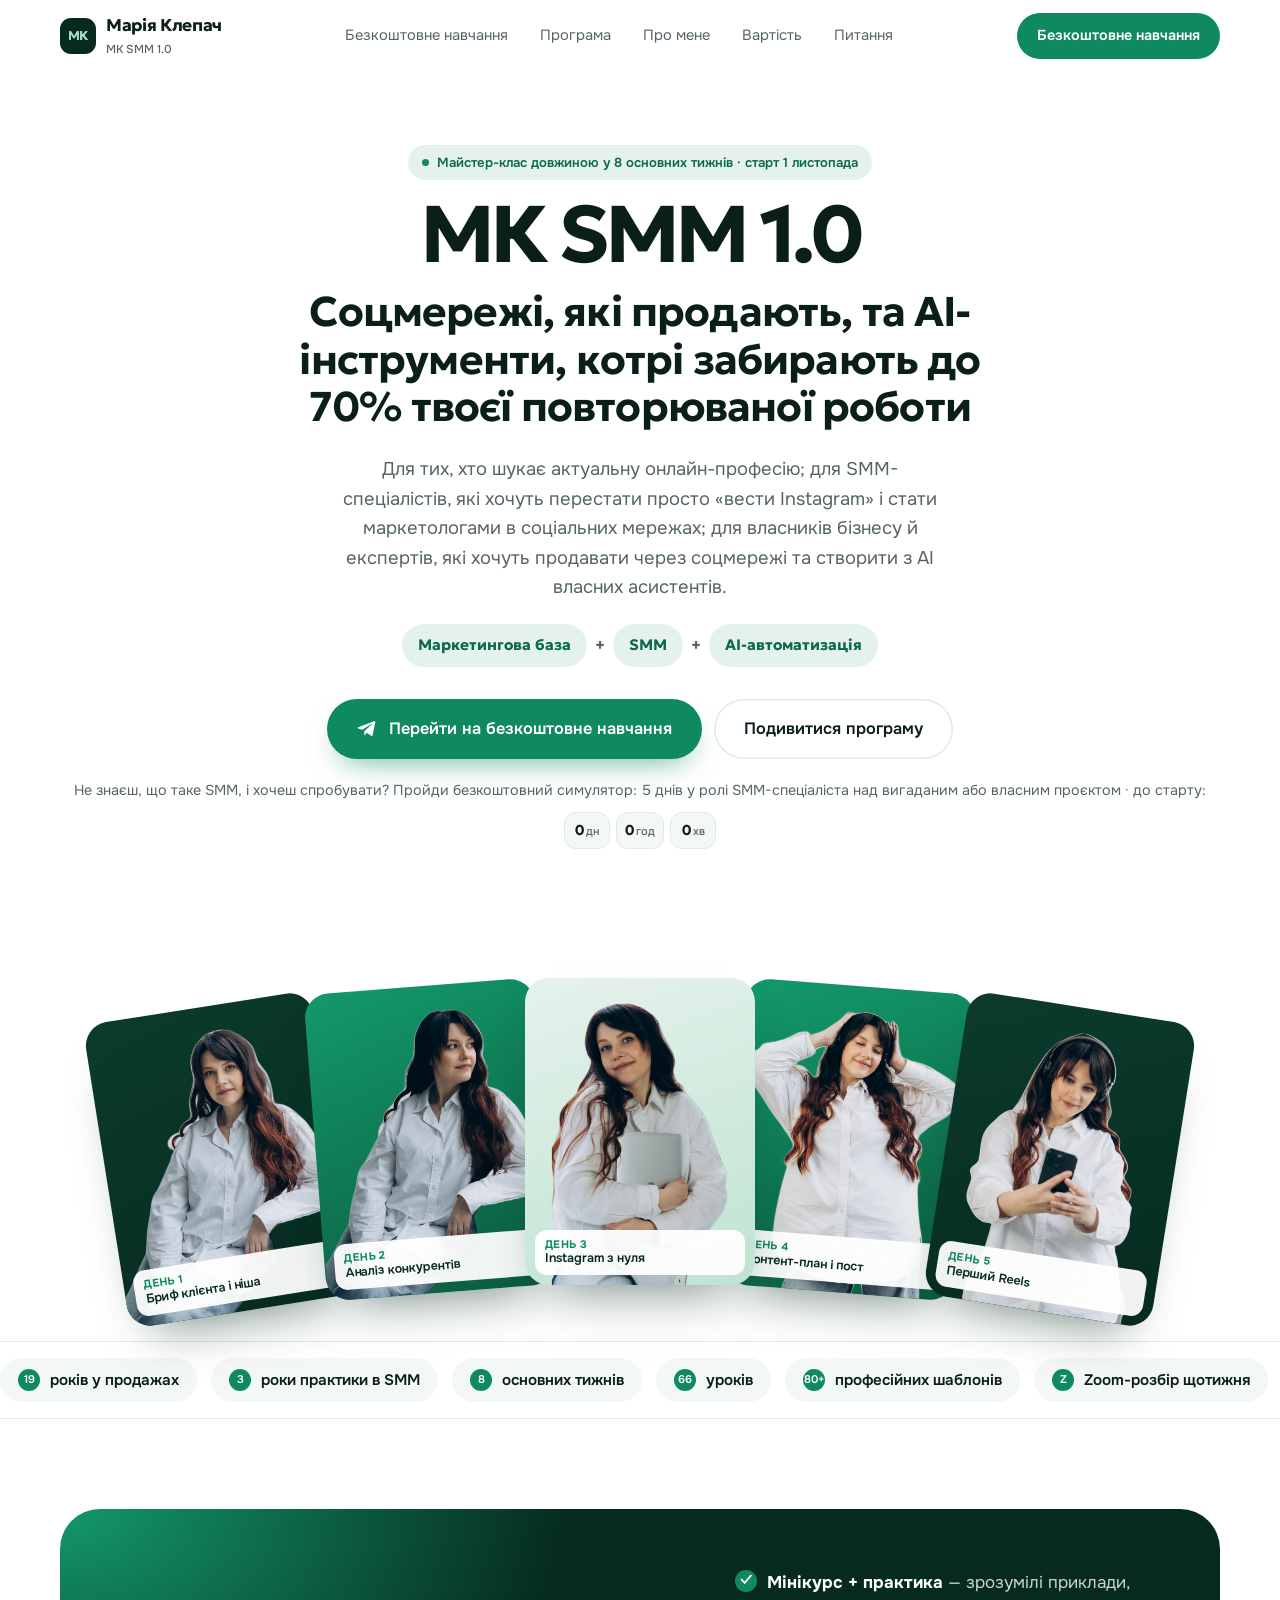
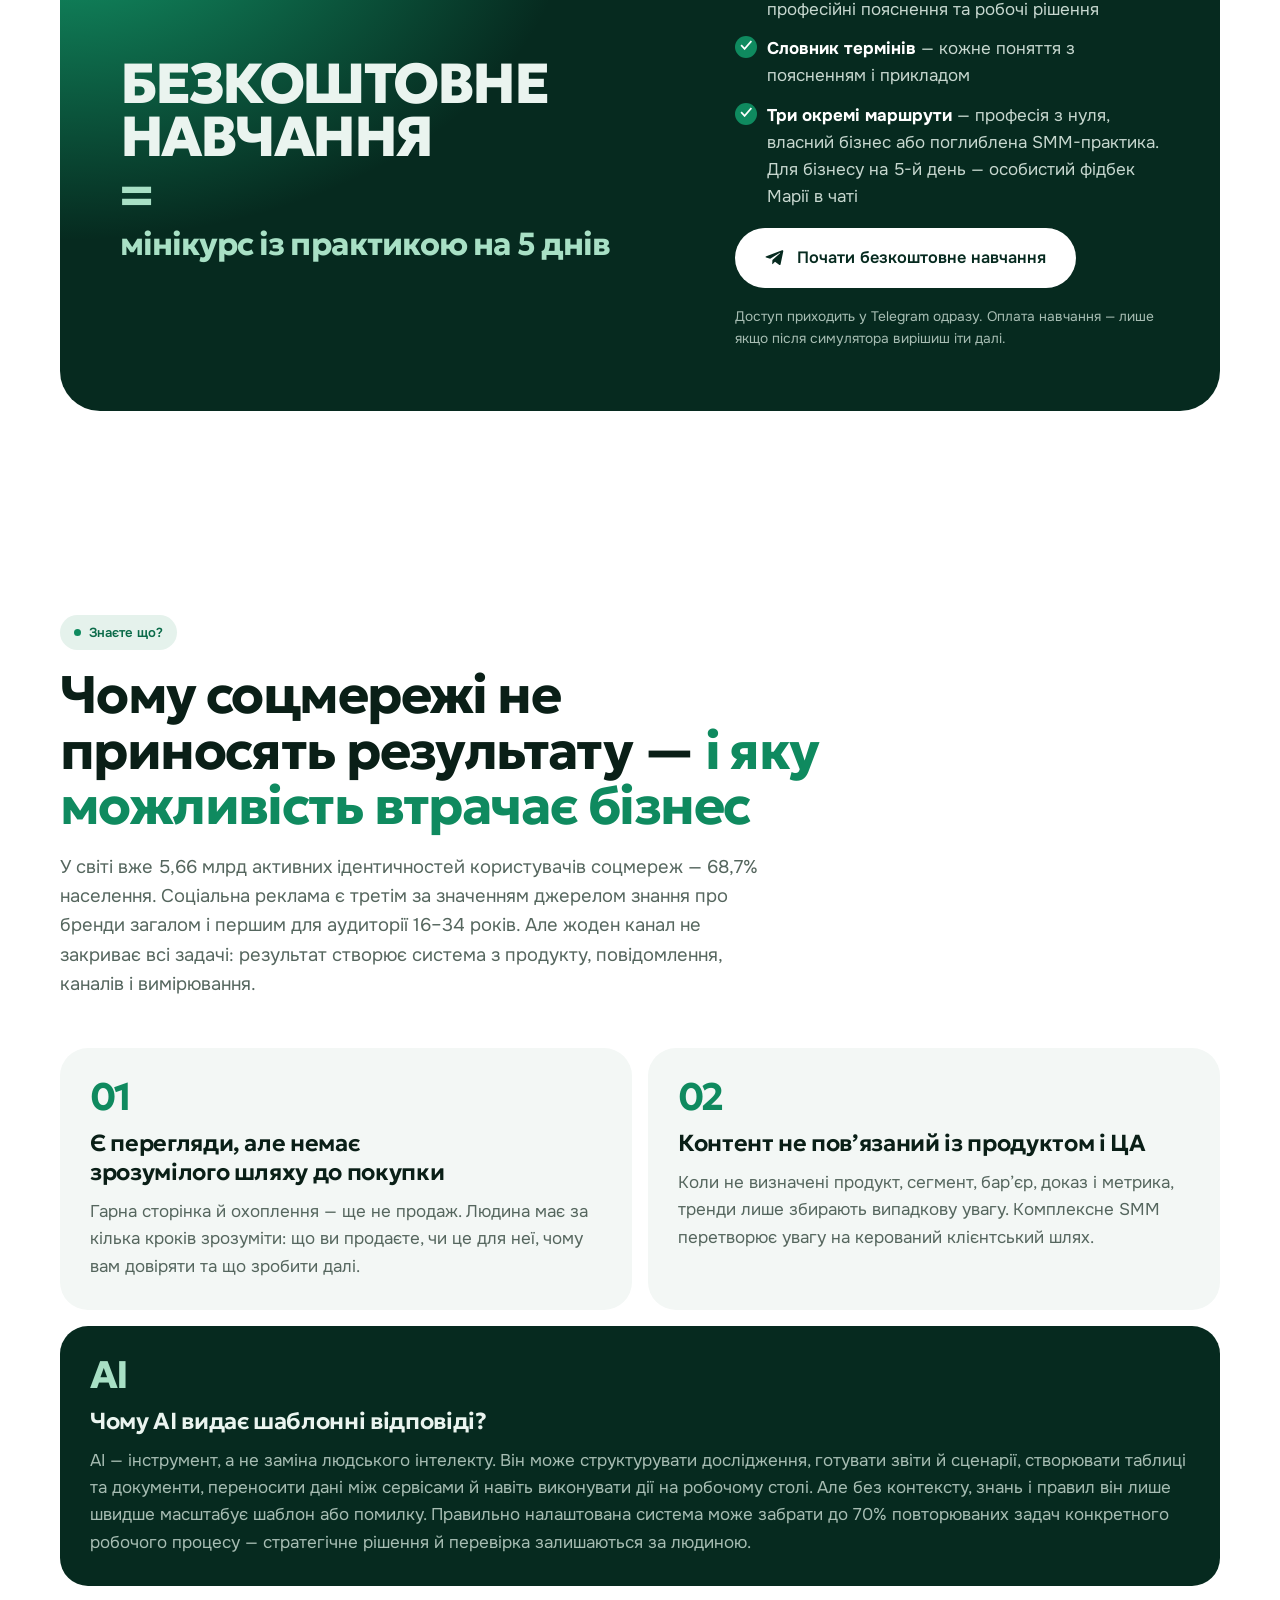
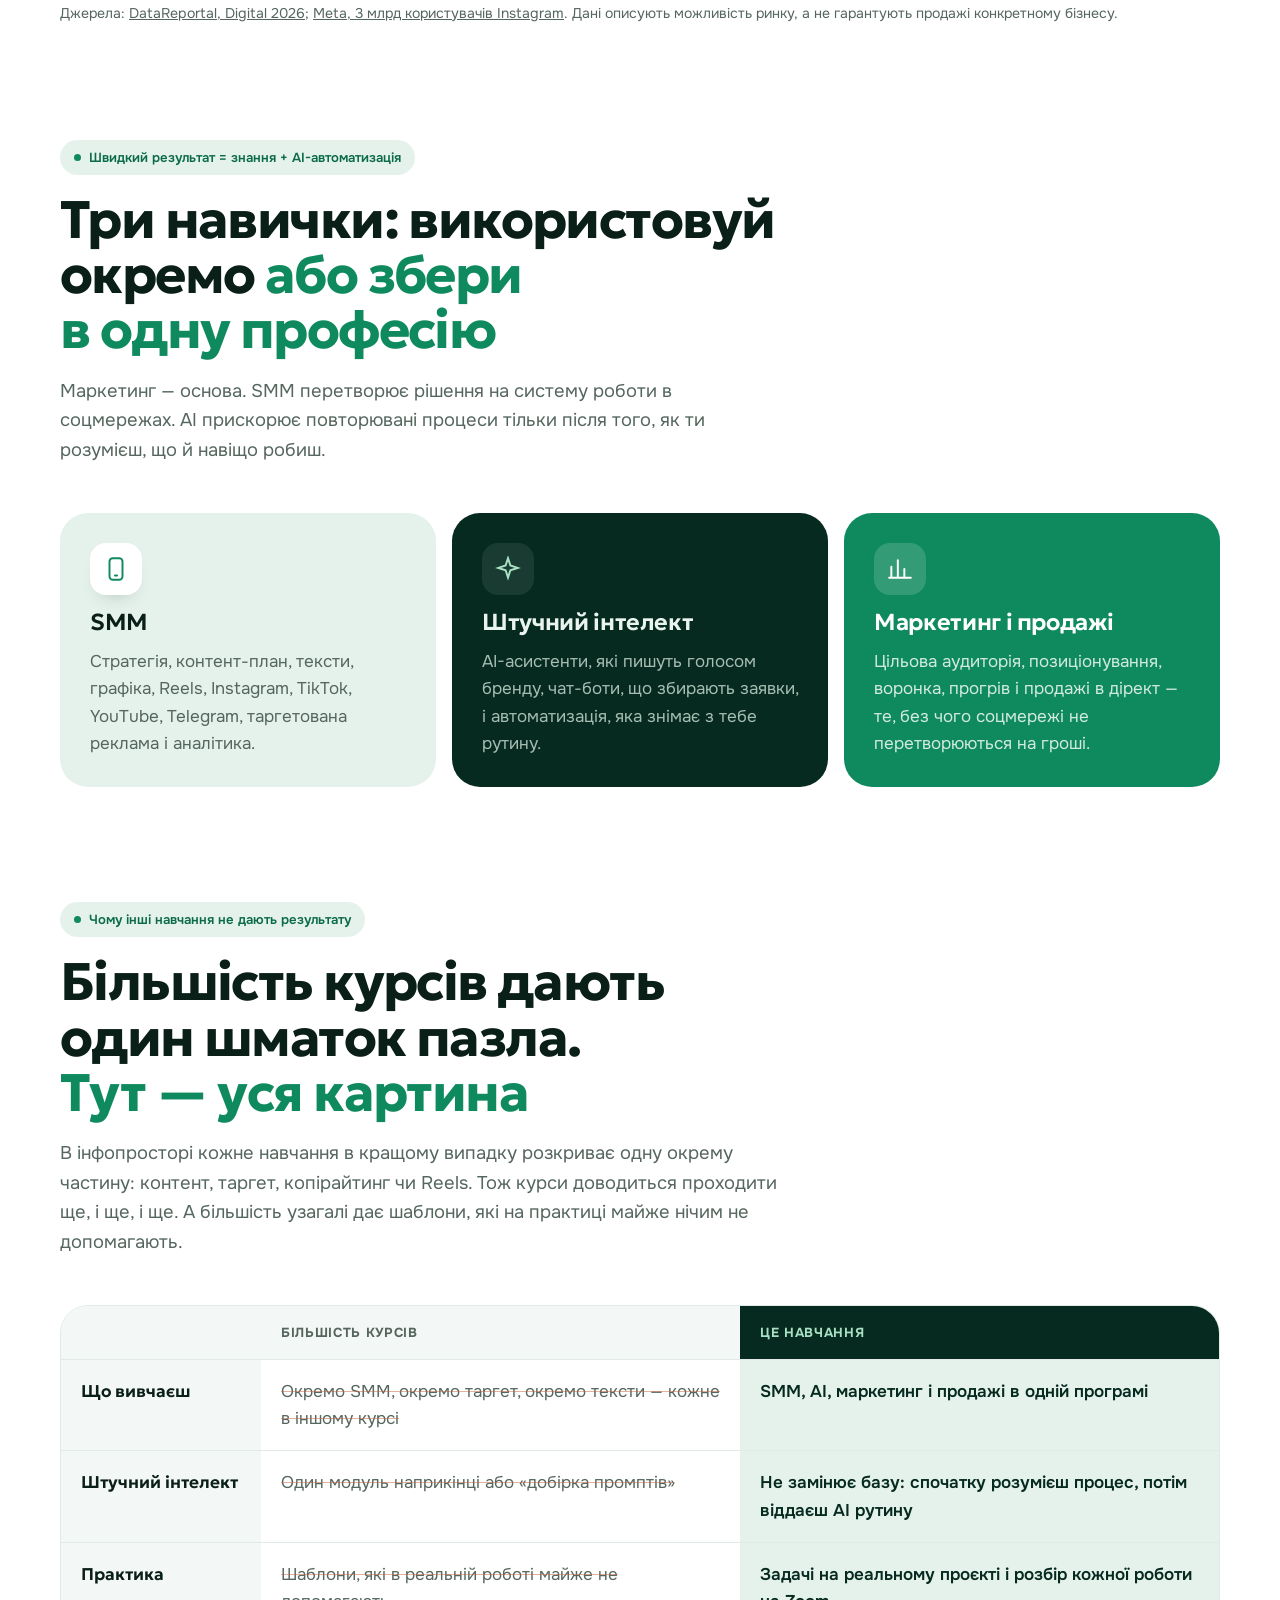
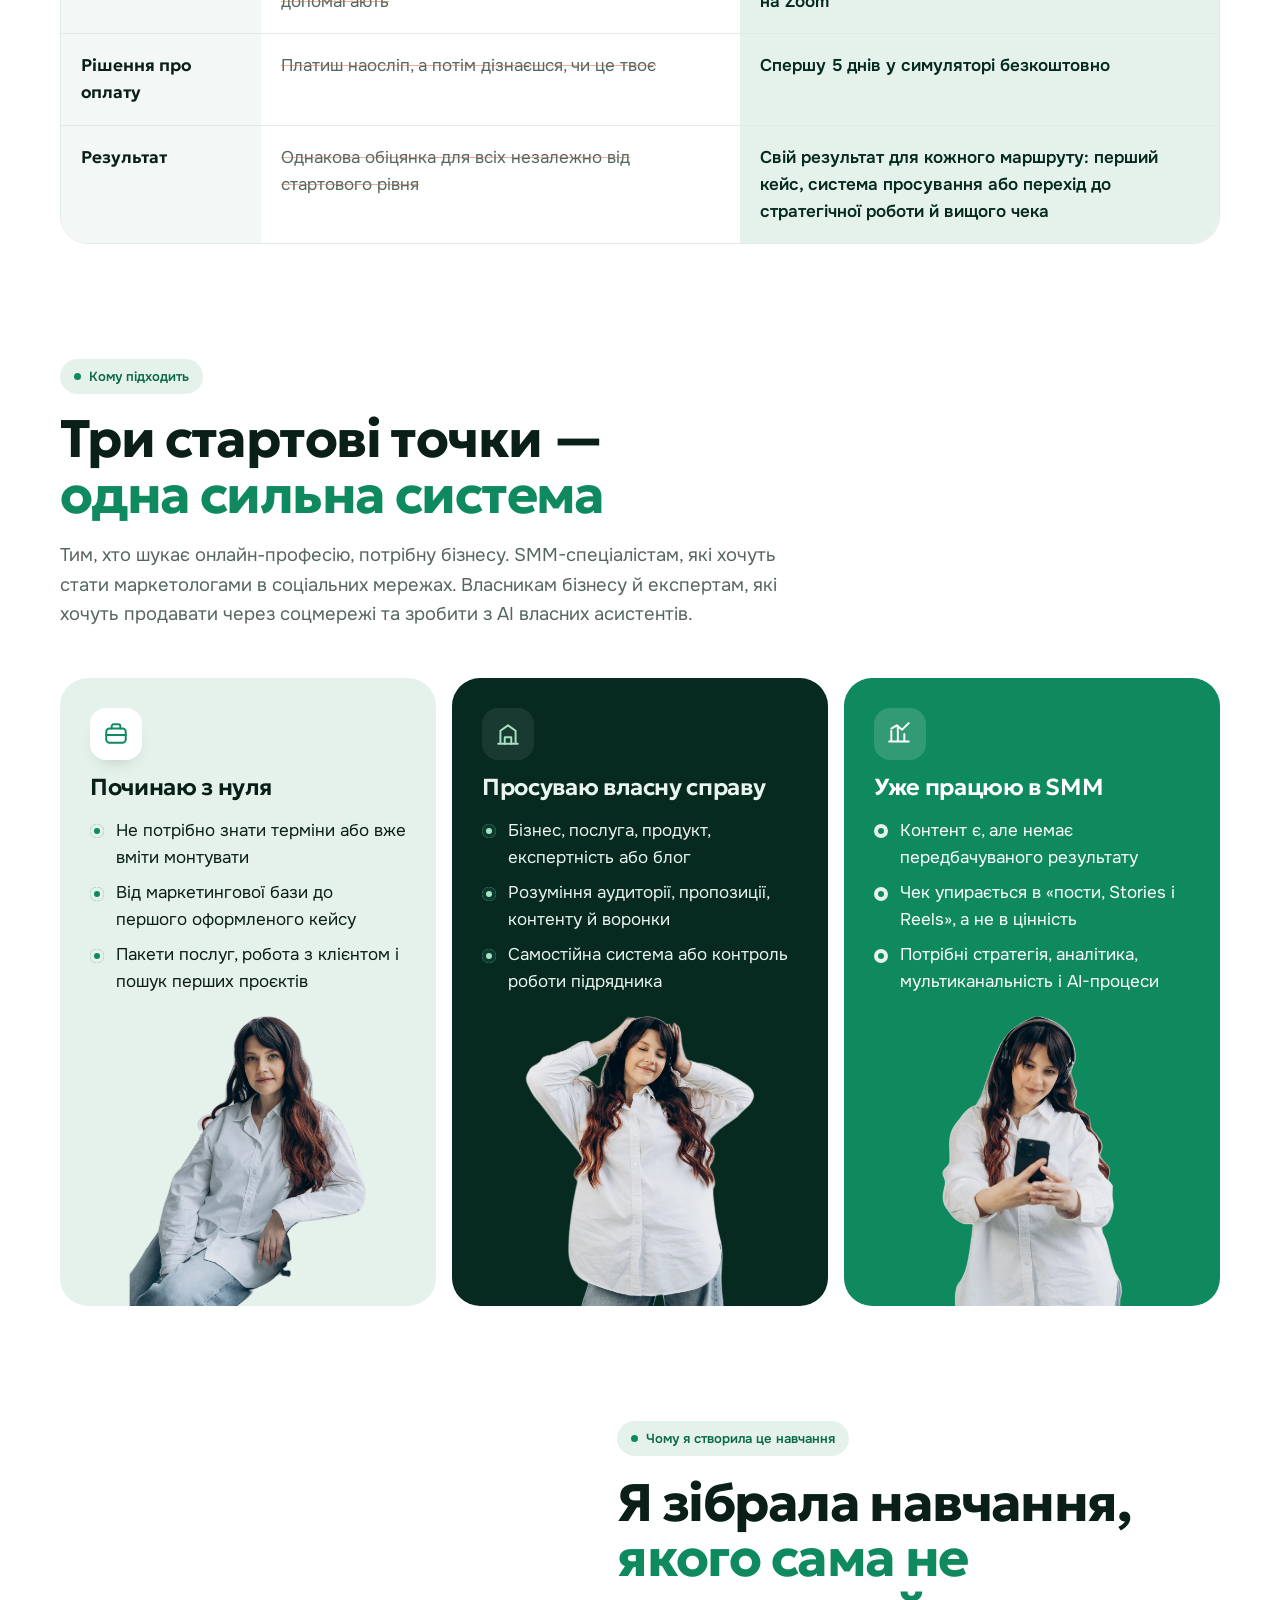
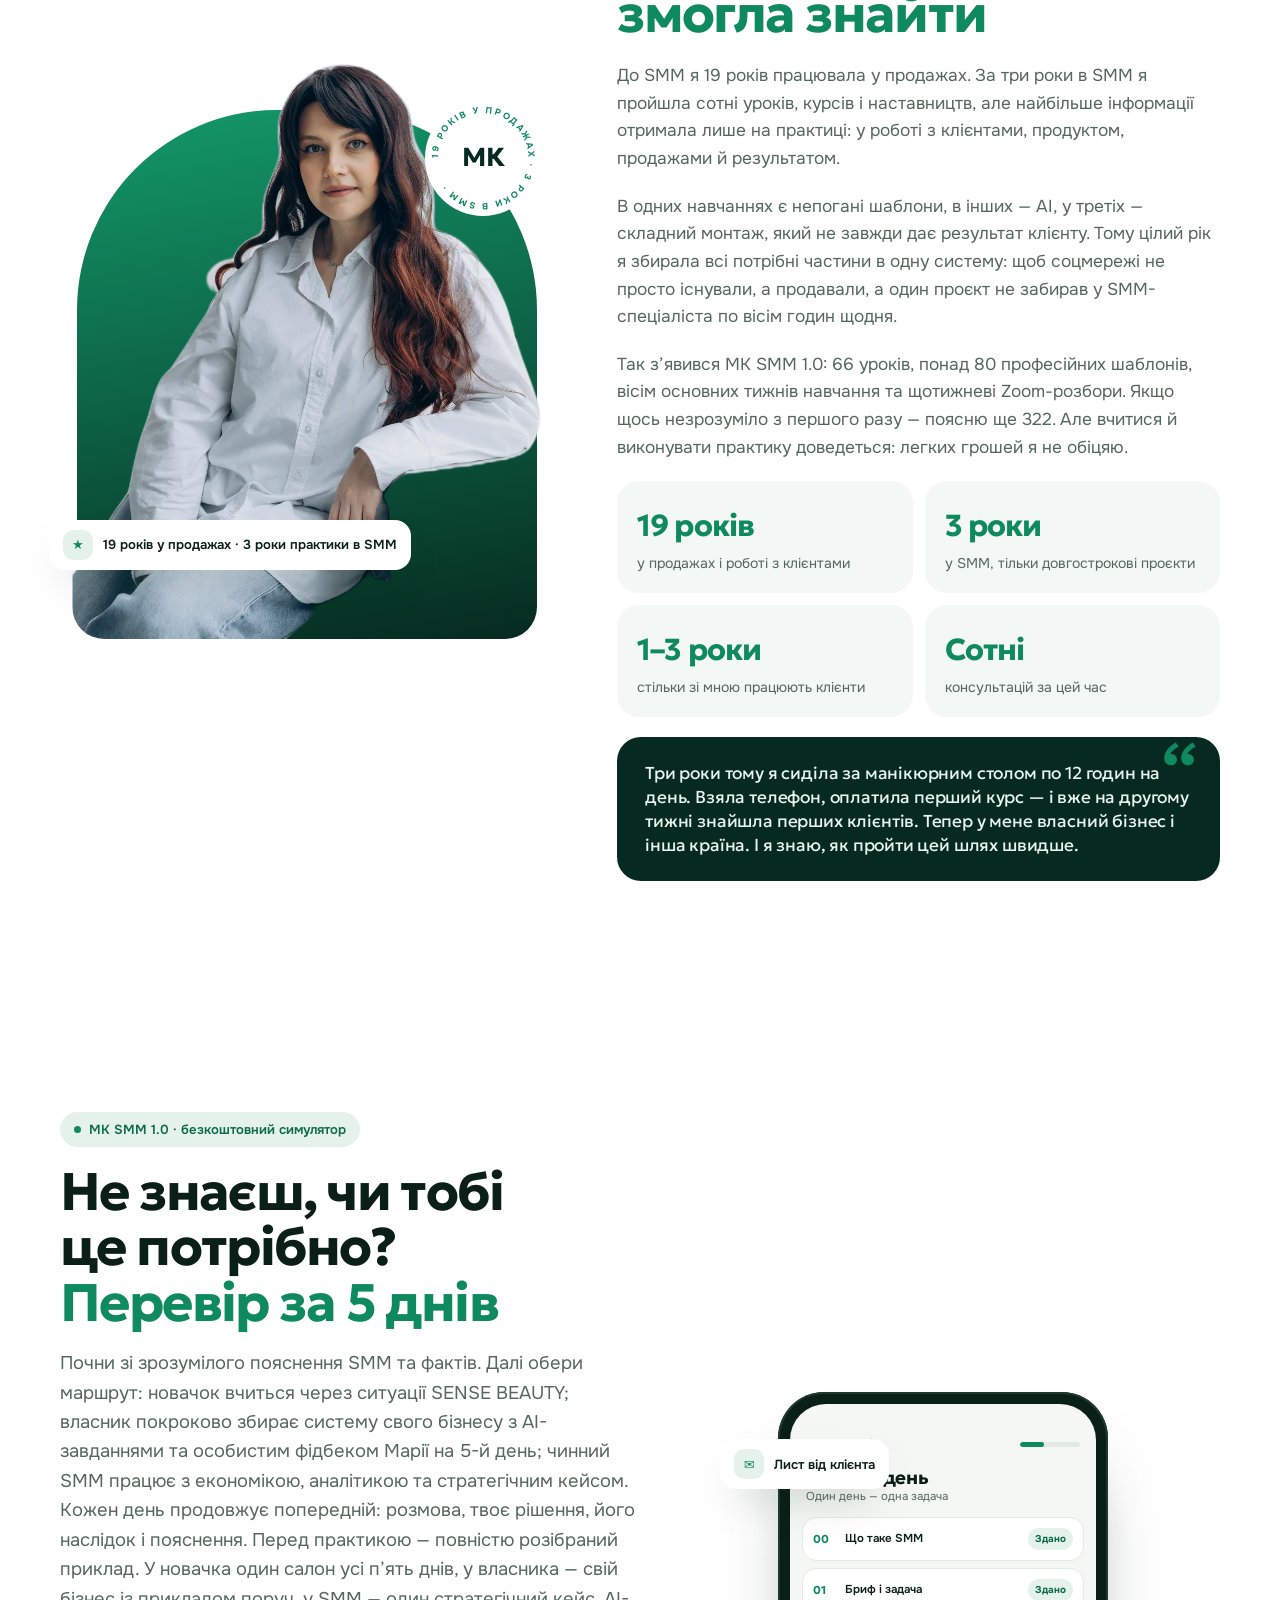
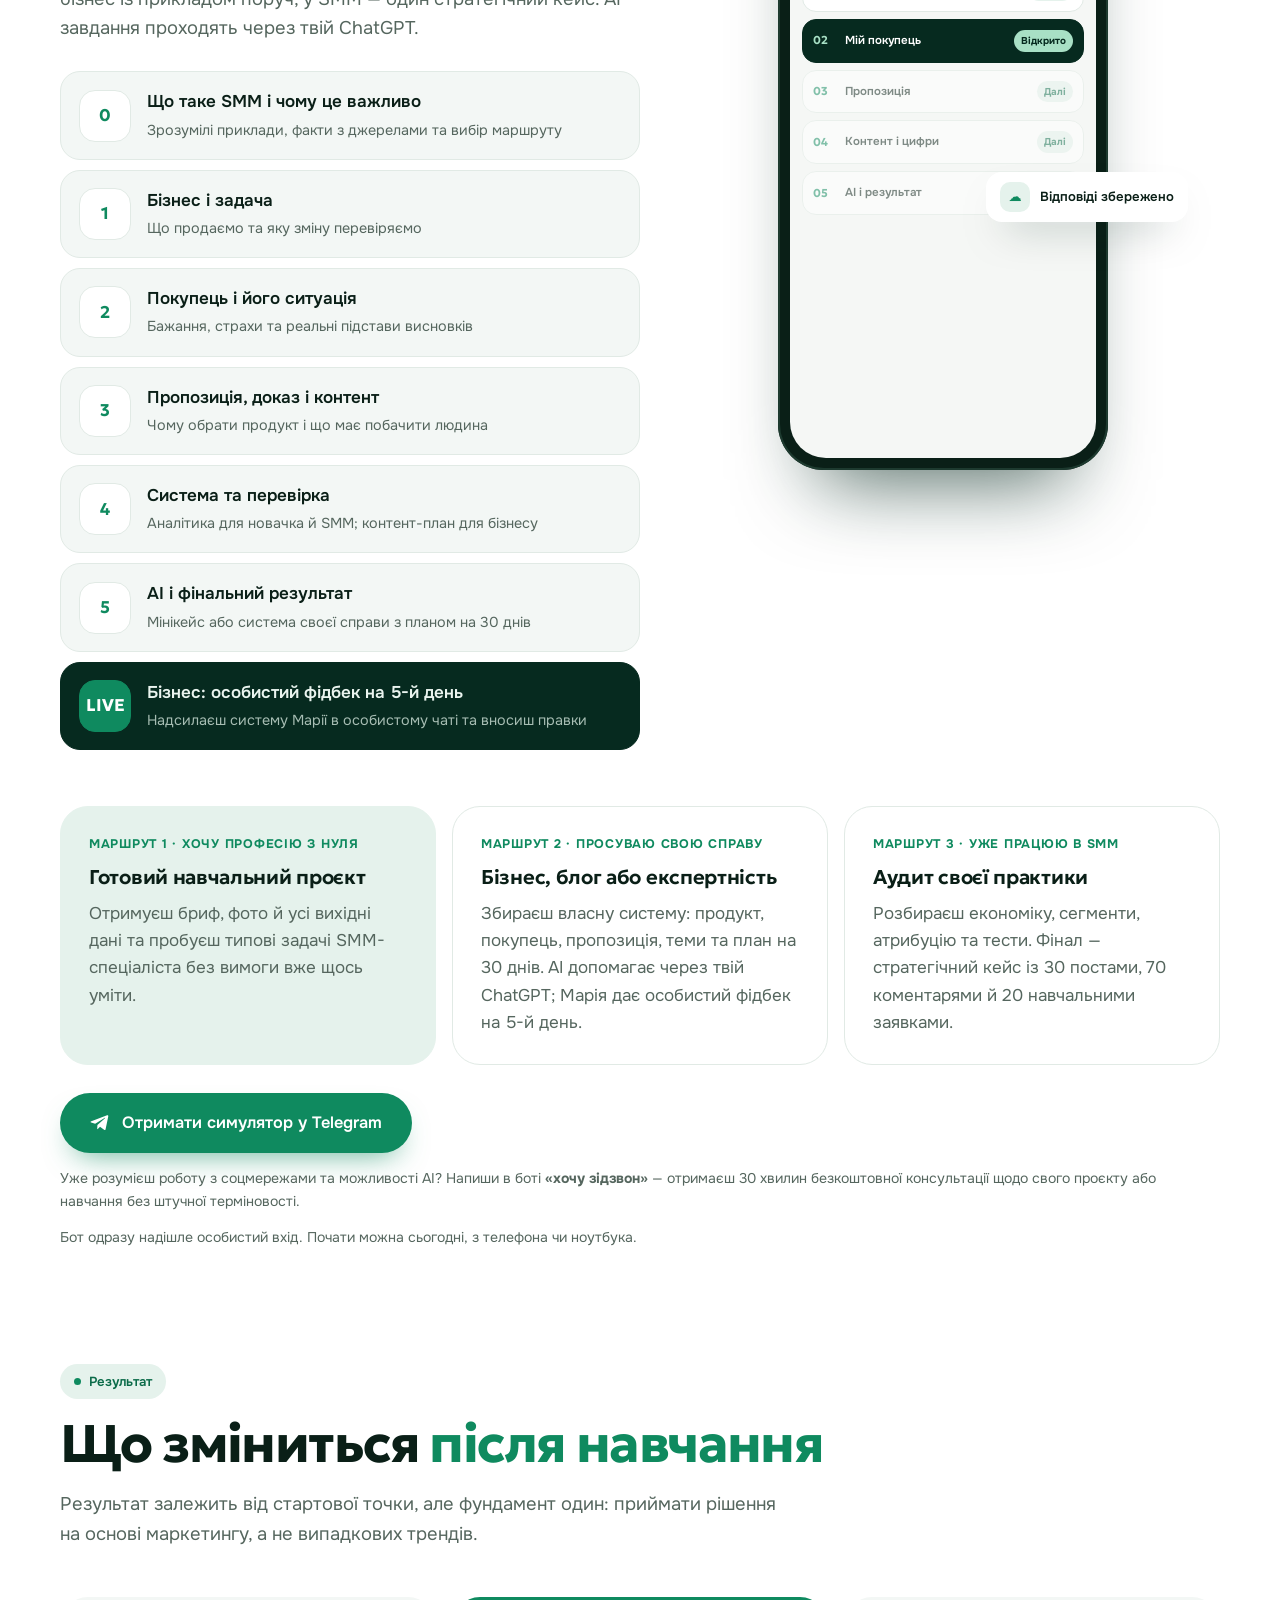
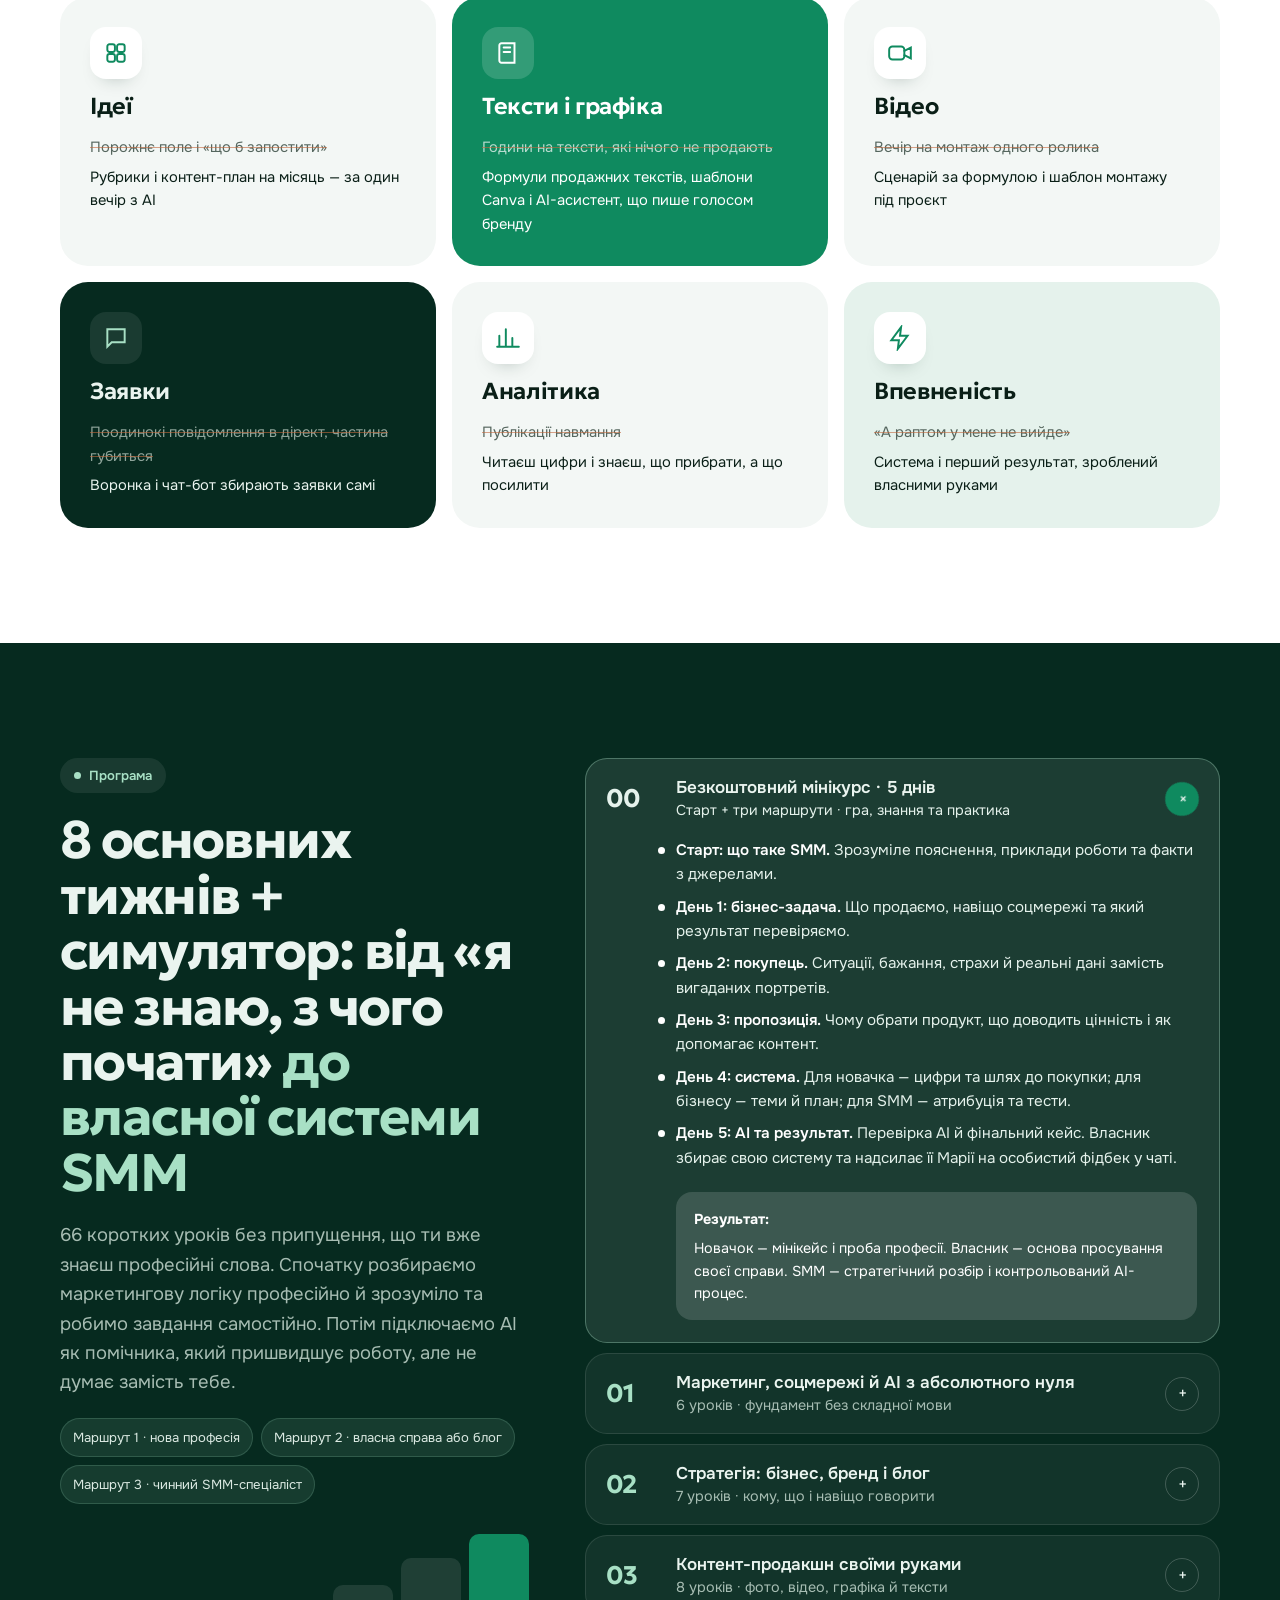
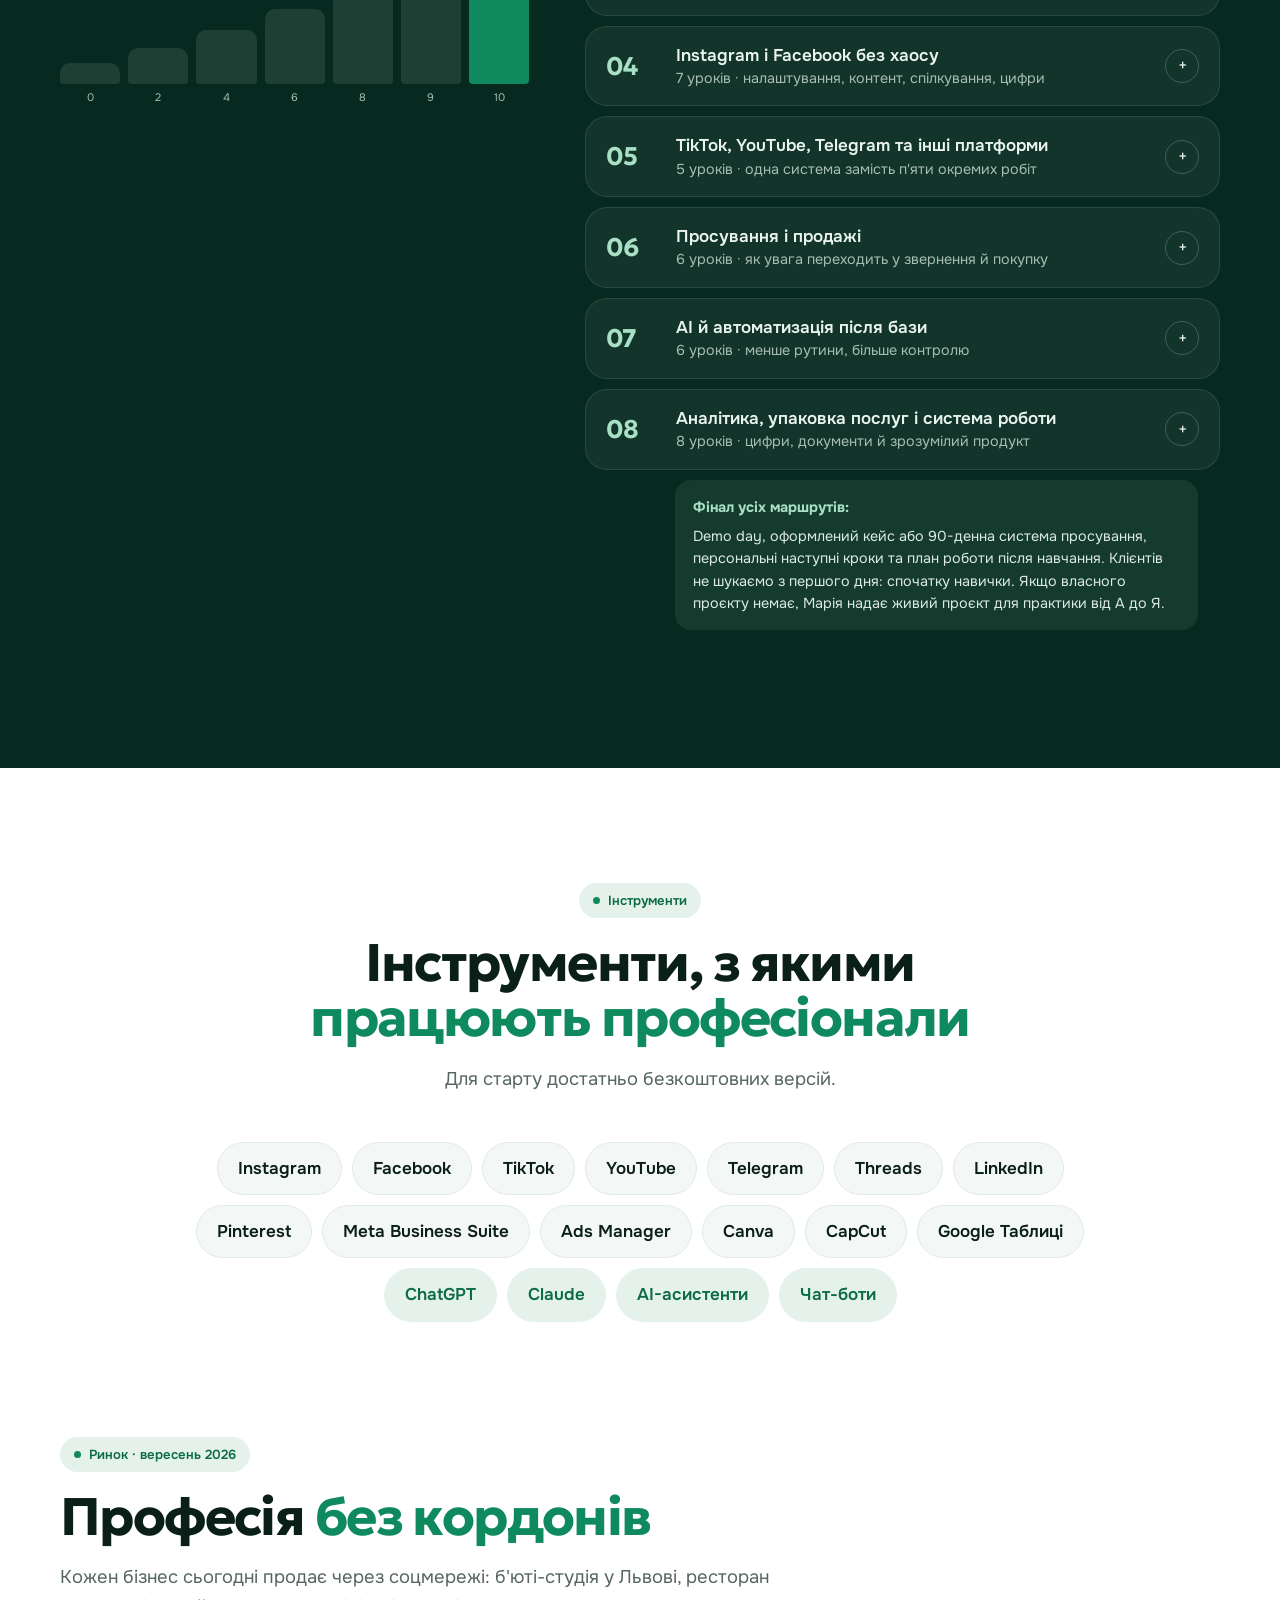
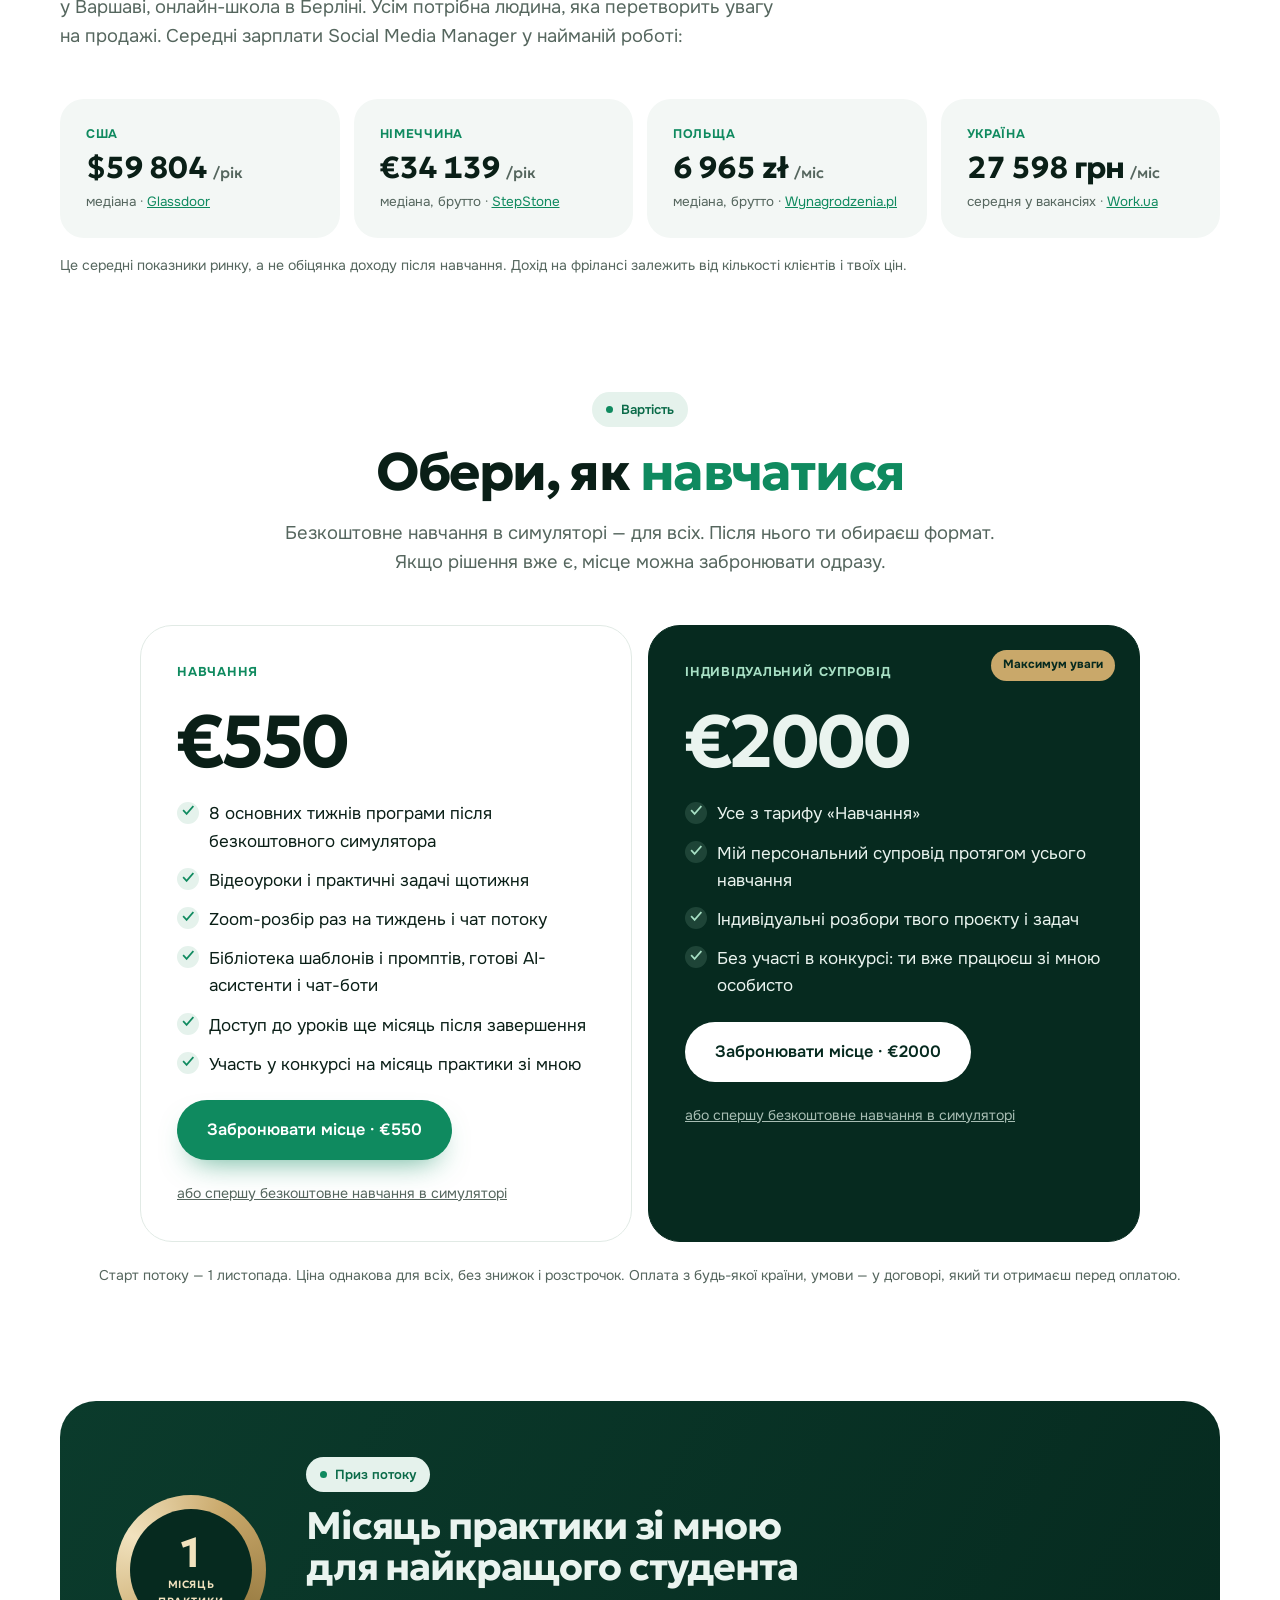
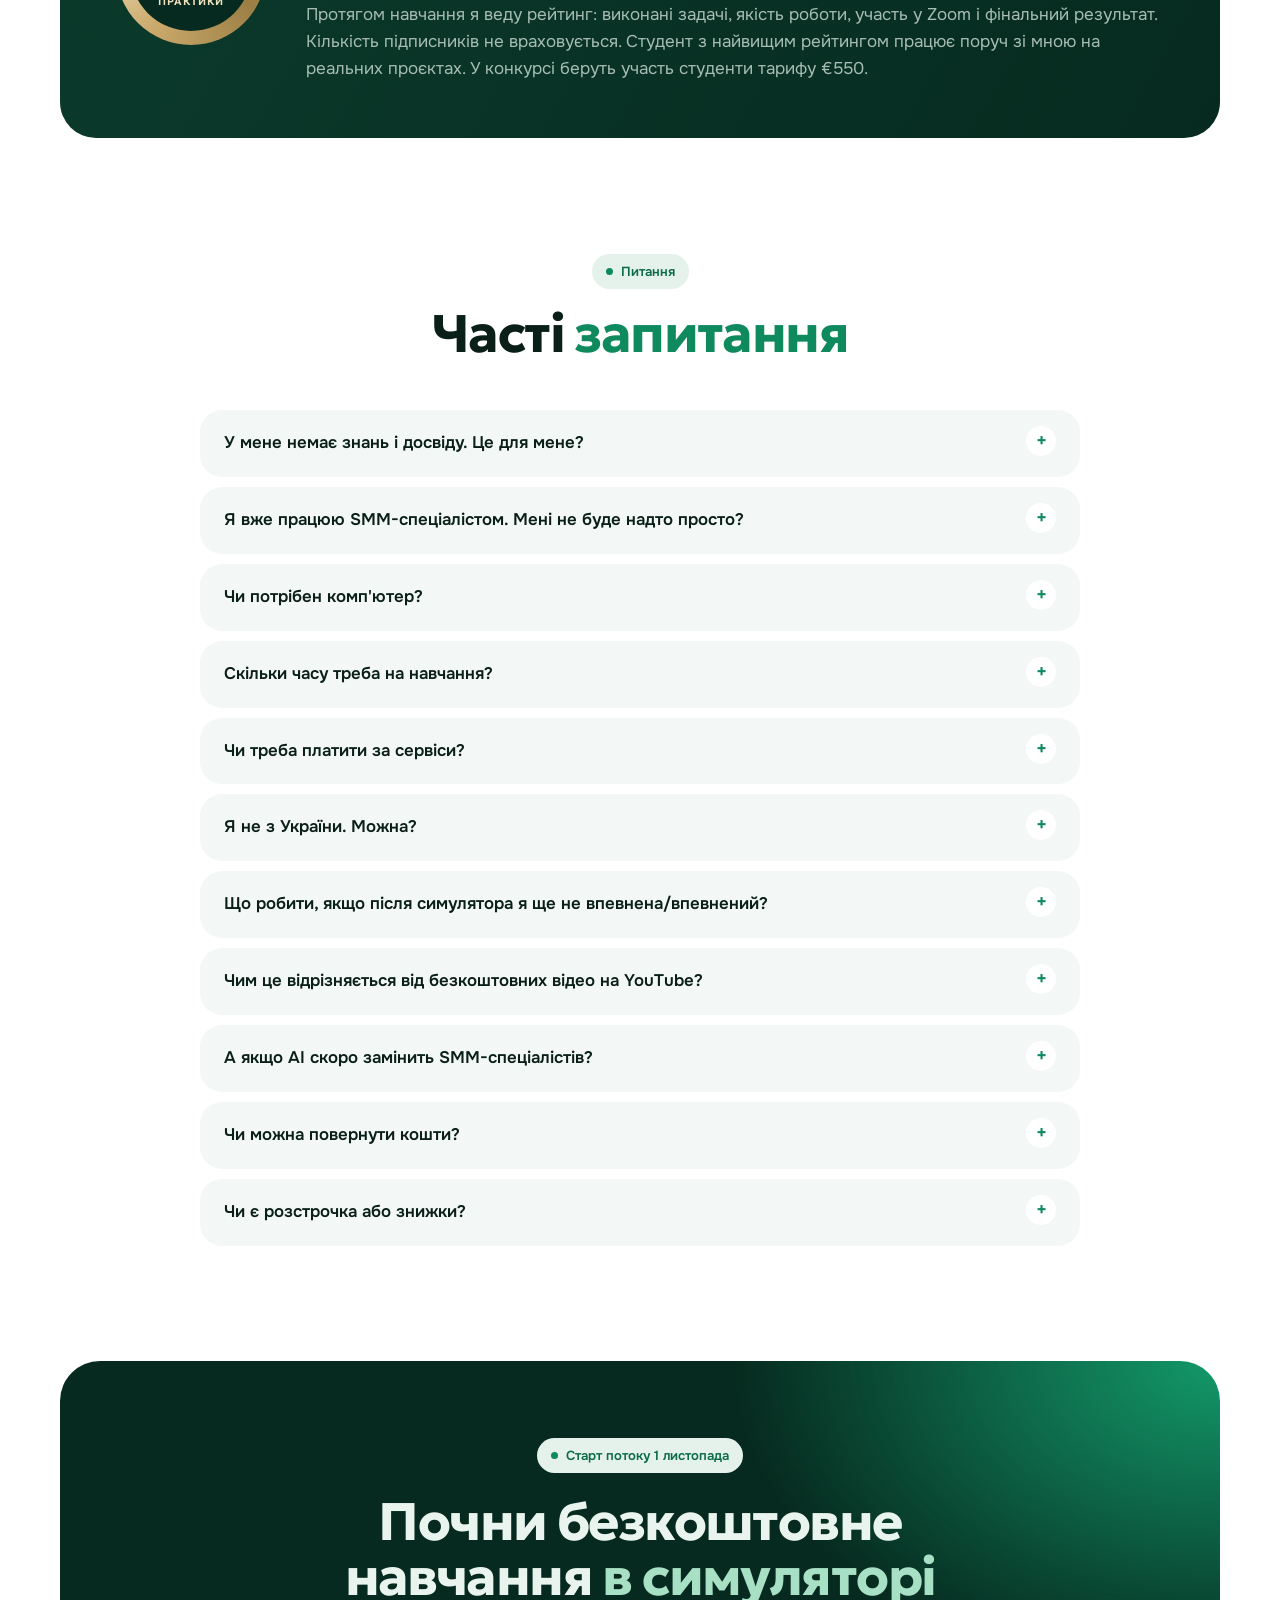
<file: index.html>
<!doctype html><html lang="uk"><head><meta charset="utf-8"><meta name="viewport" content="width=device-width,initial-scale=1"><meta http-equiv="refresh" content="0;url=public/index.html"><link rel="canonical" href="public/index.html"><title>МК SMM 1.0</title><script>location.replace('public/index.html');</script></head><body><p><a href="public/index.html">Відкрити МК SMM 1.0</a></p></body></html>
</file>
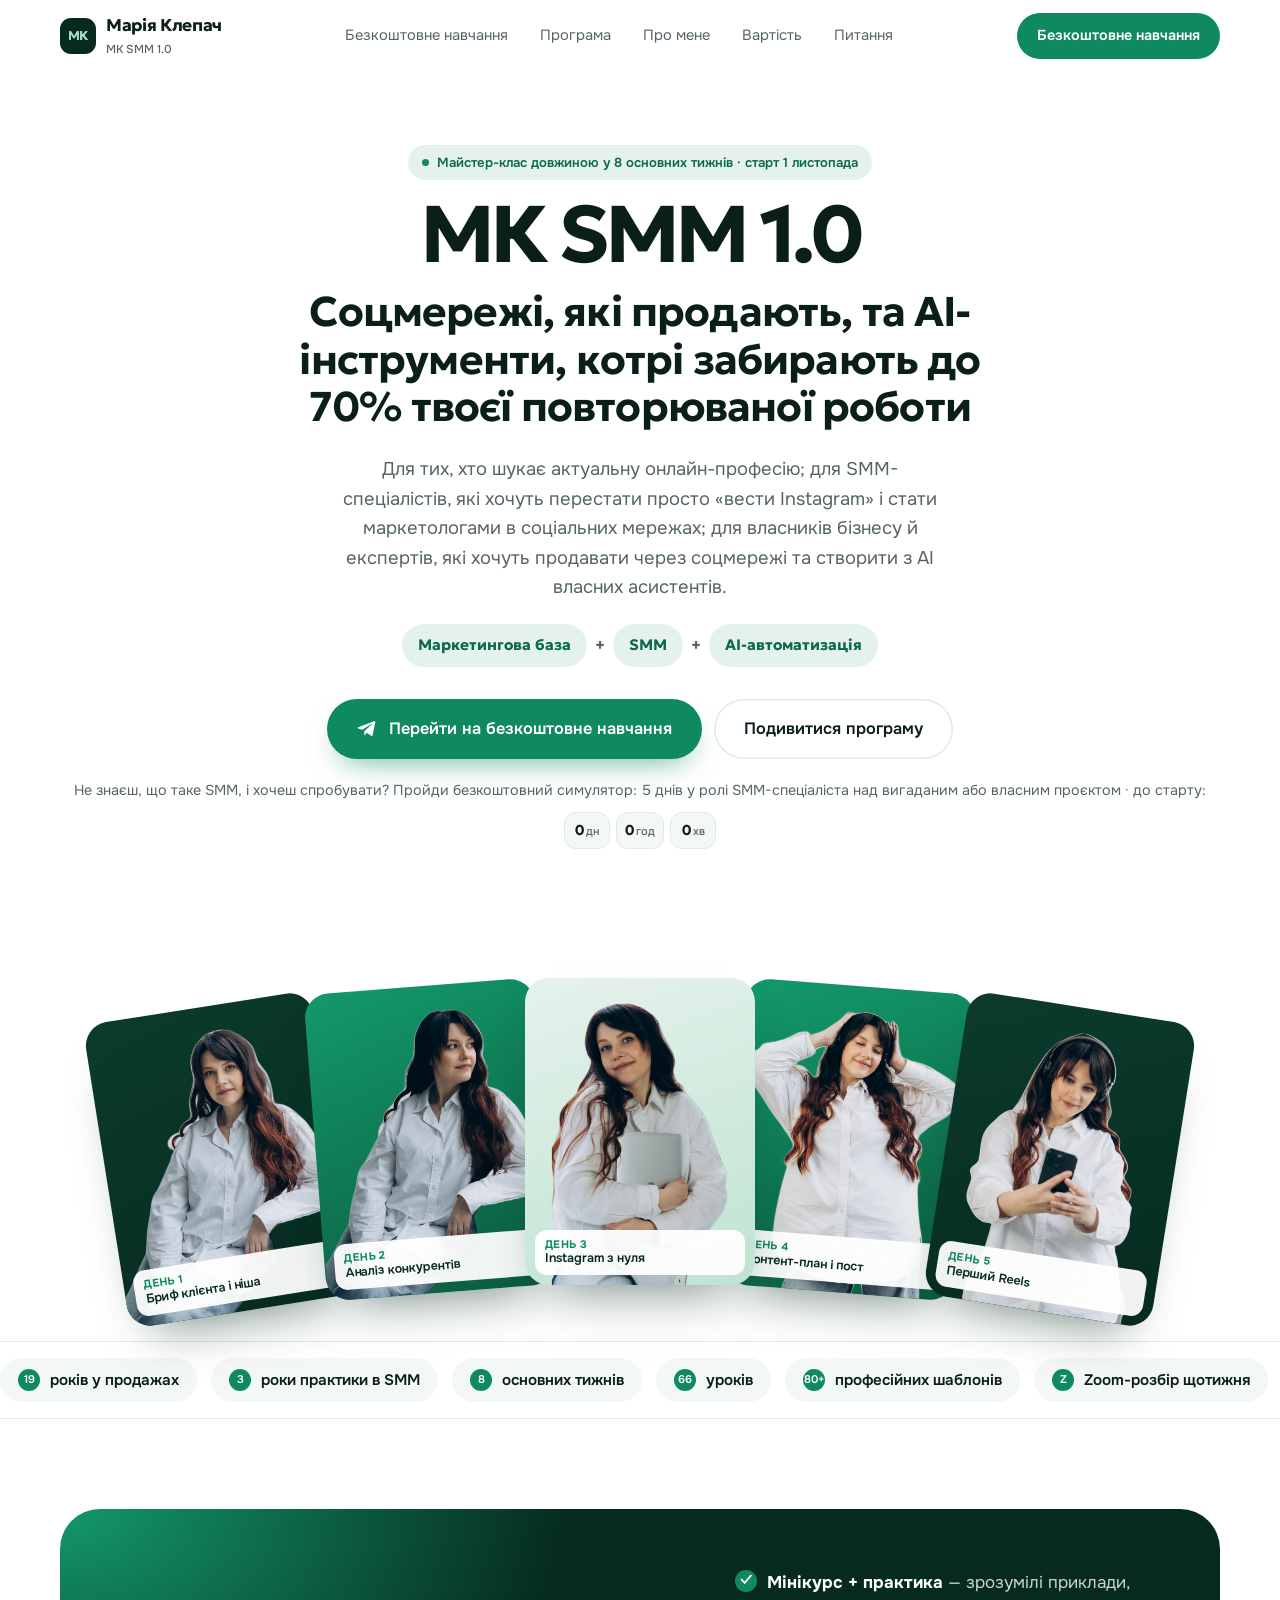
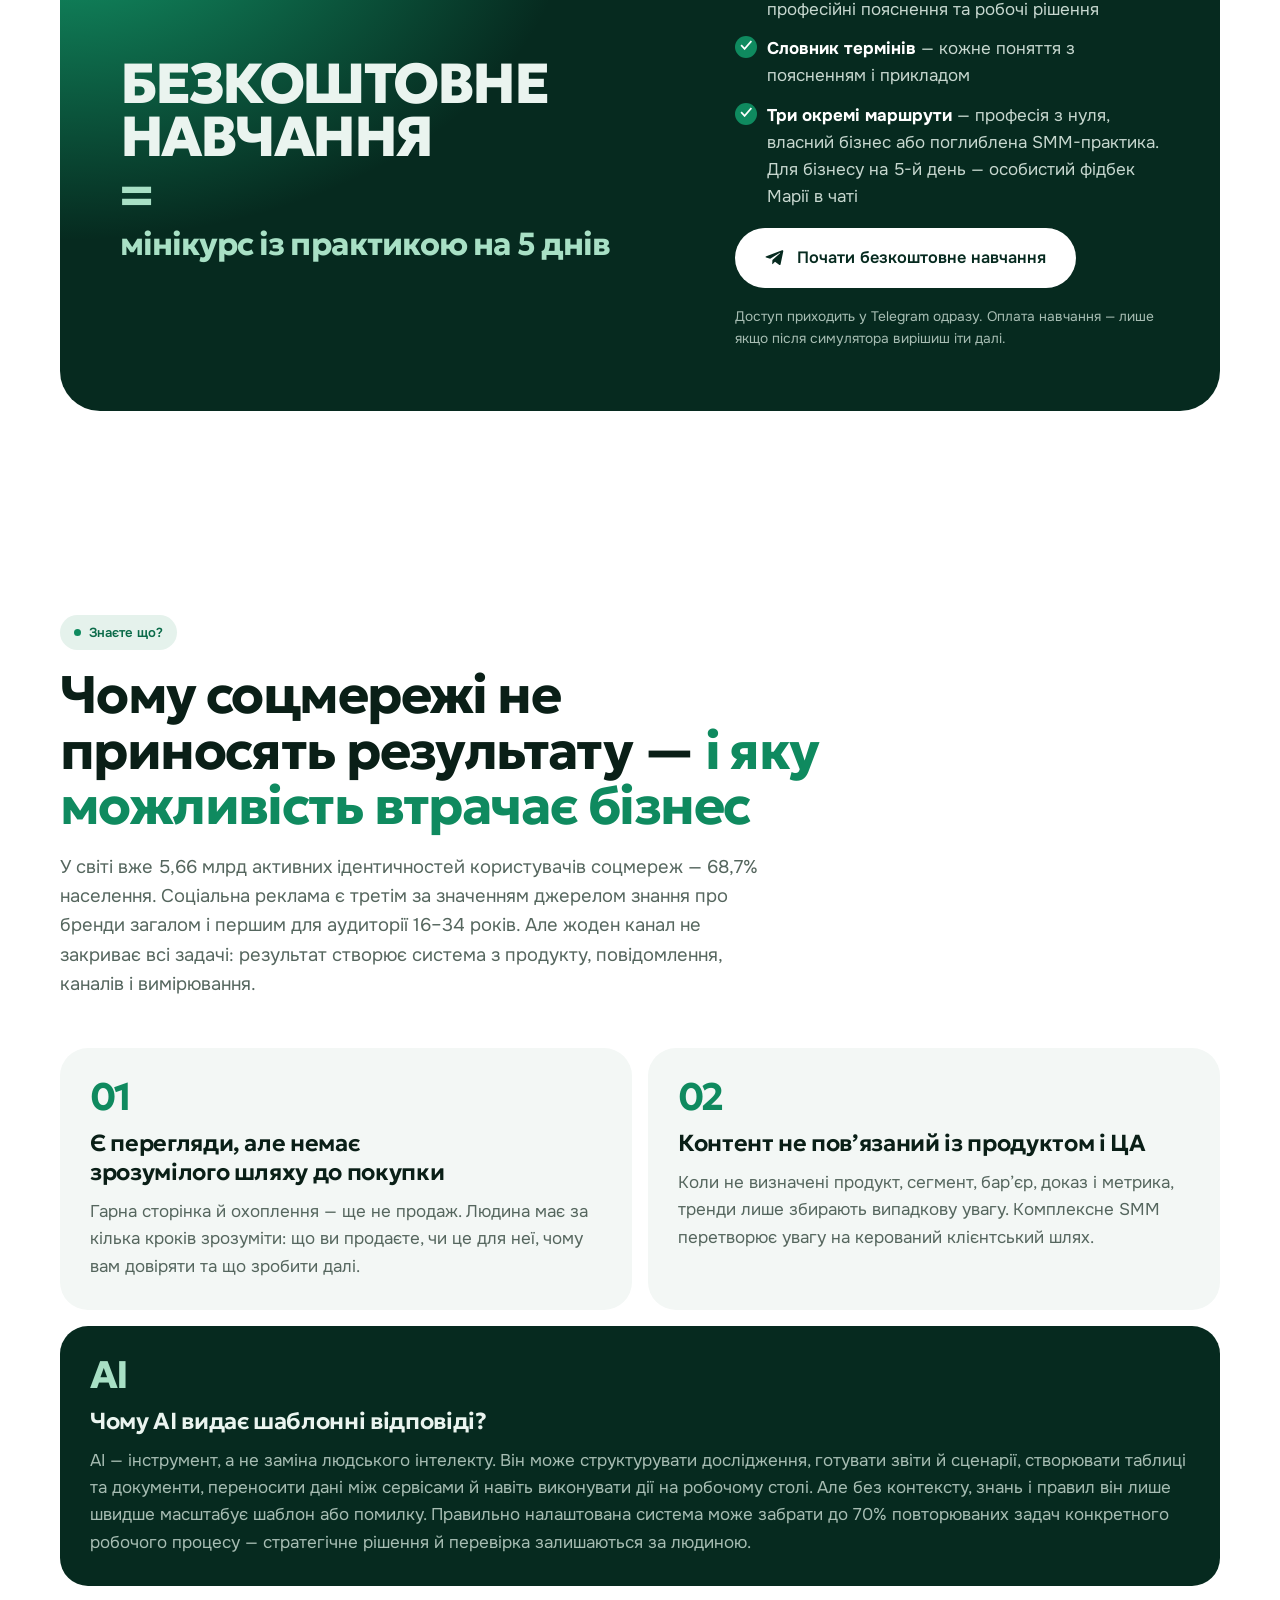
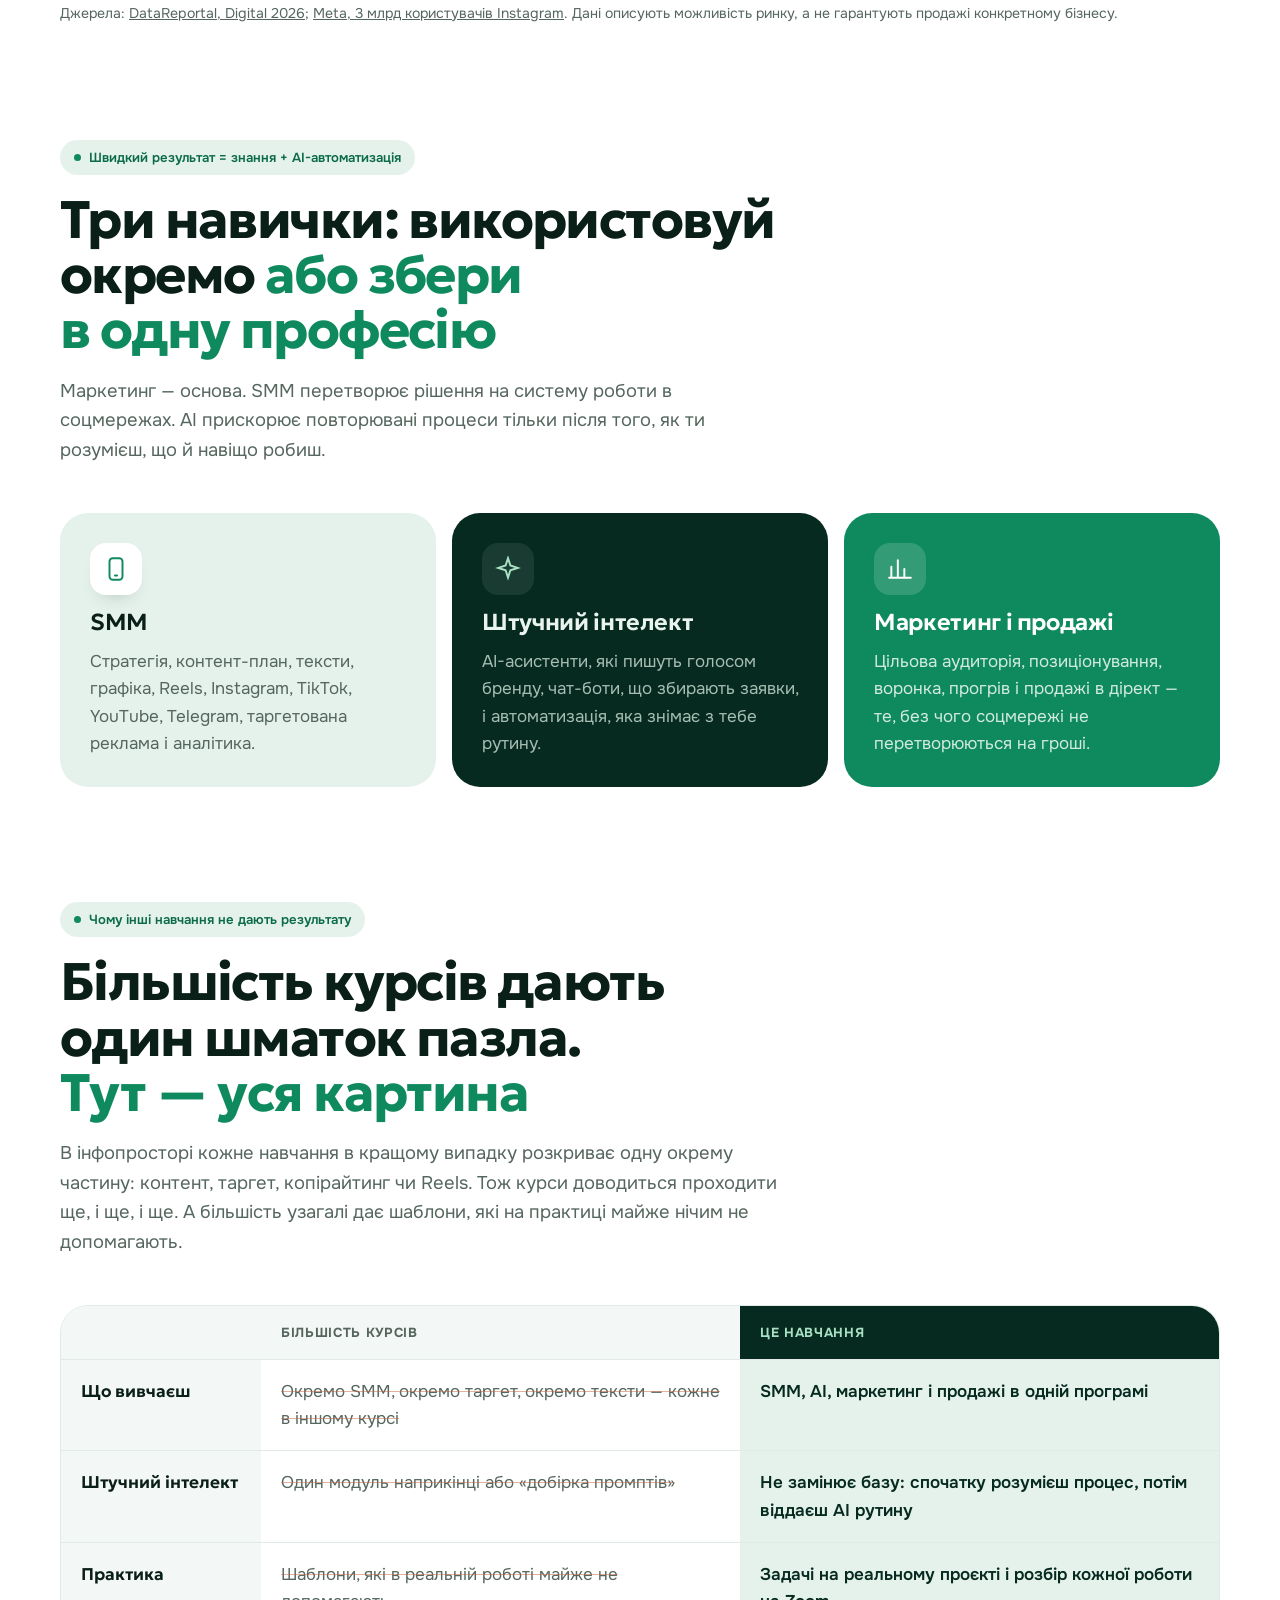
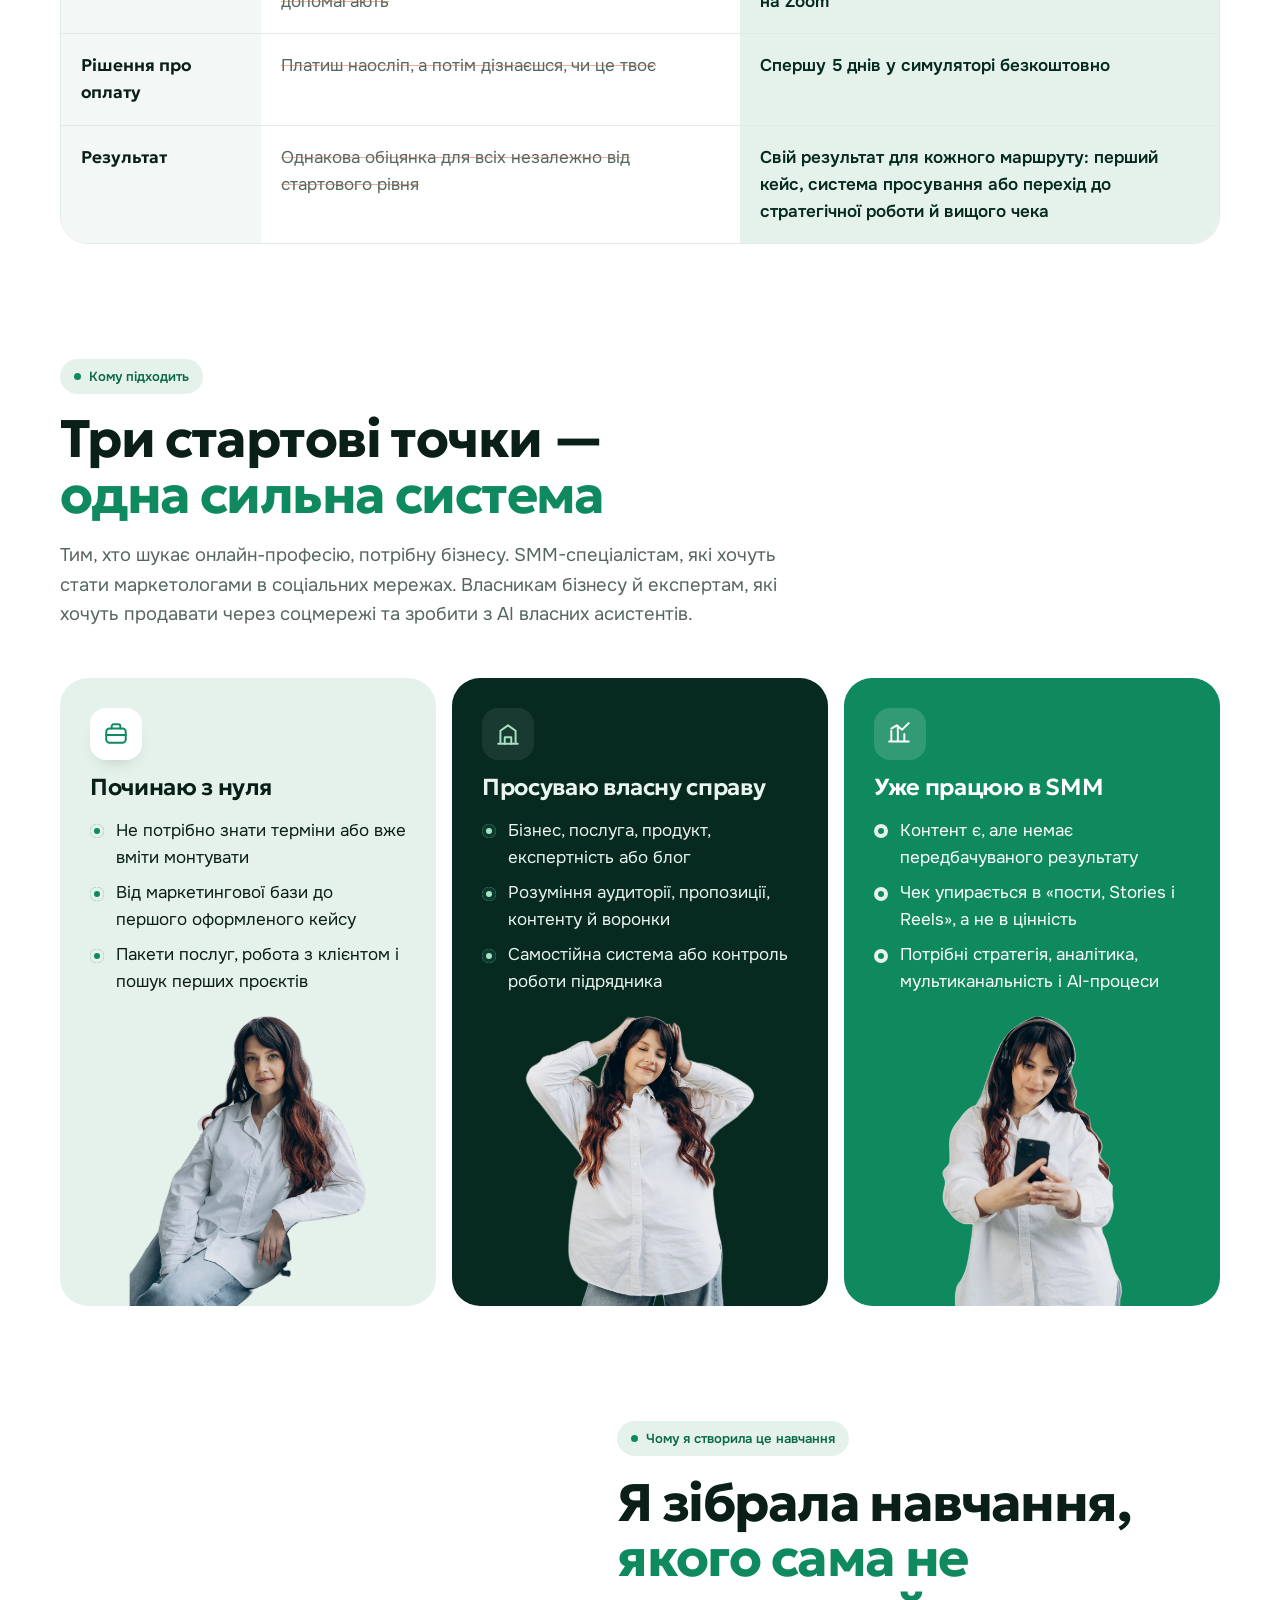
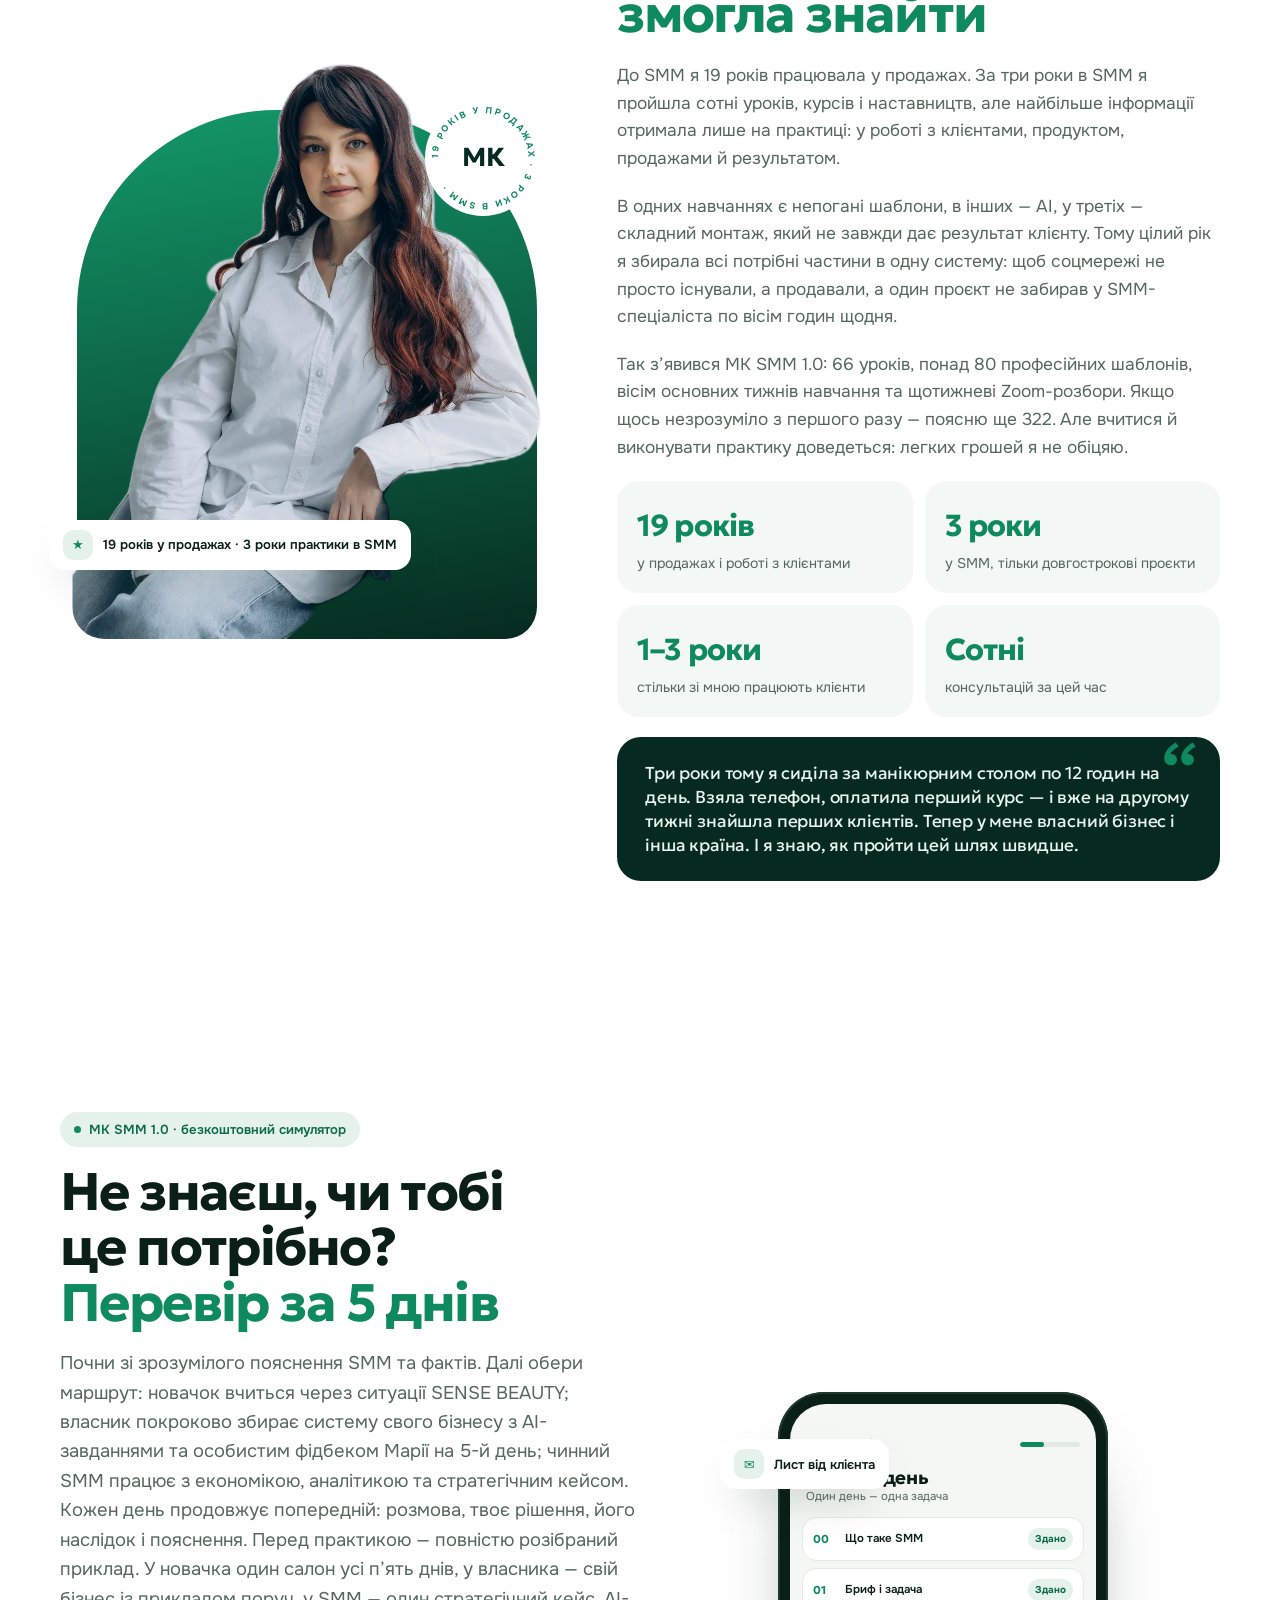
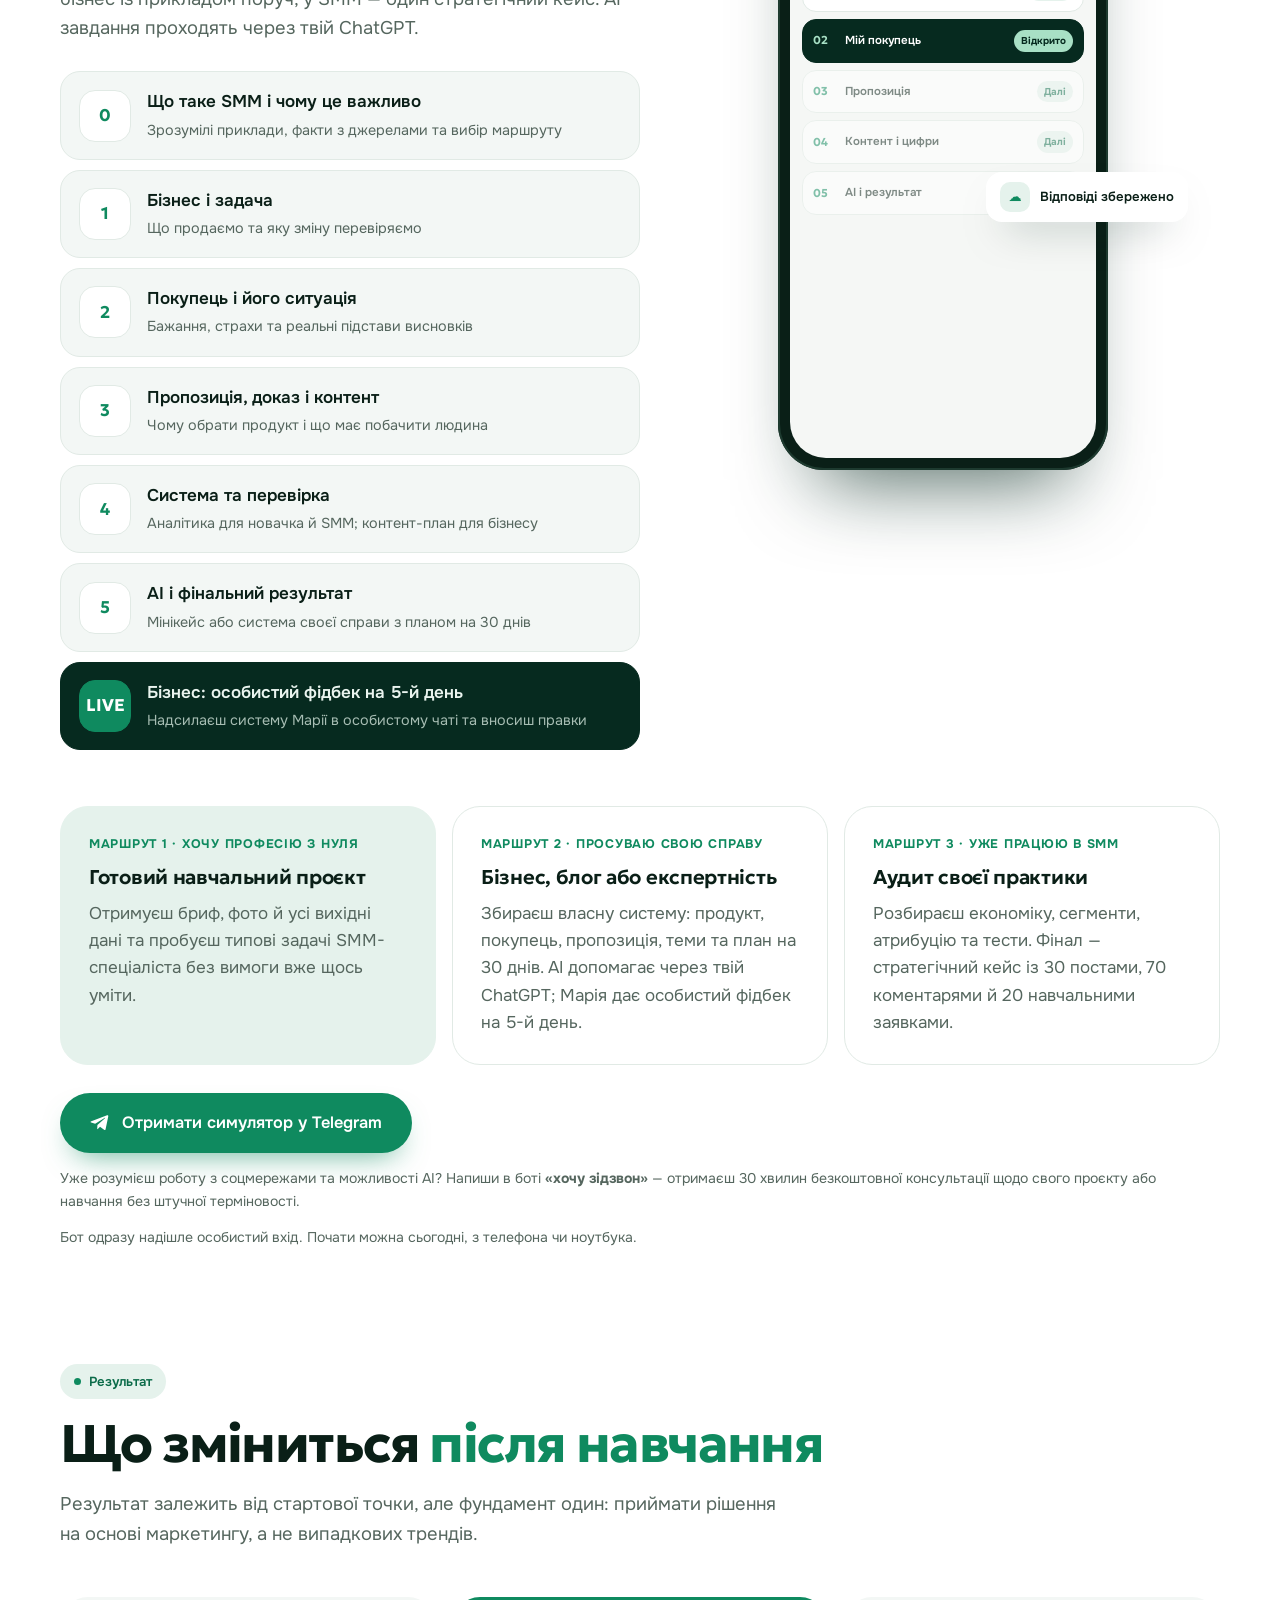
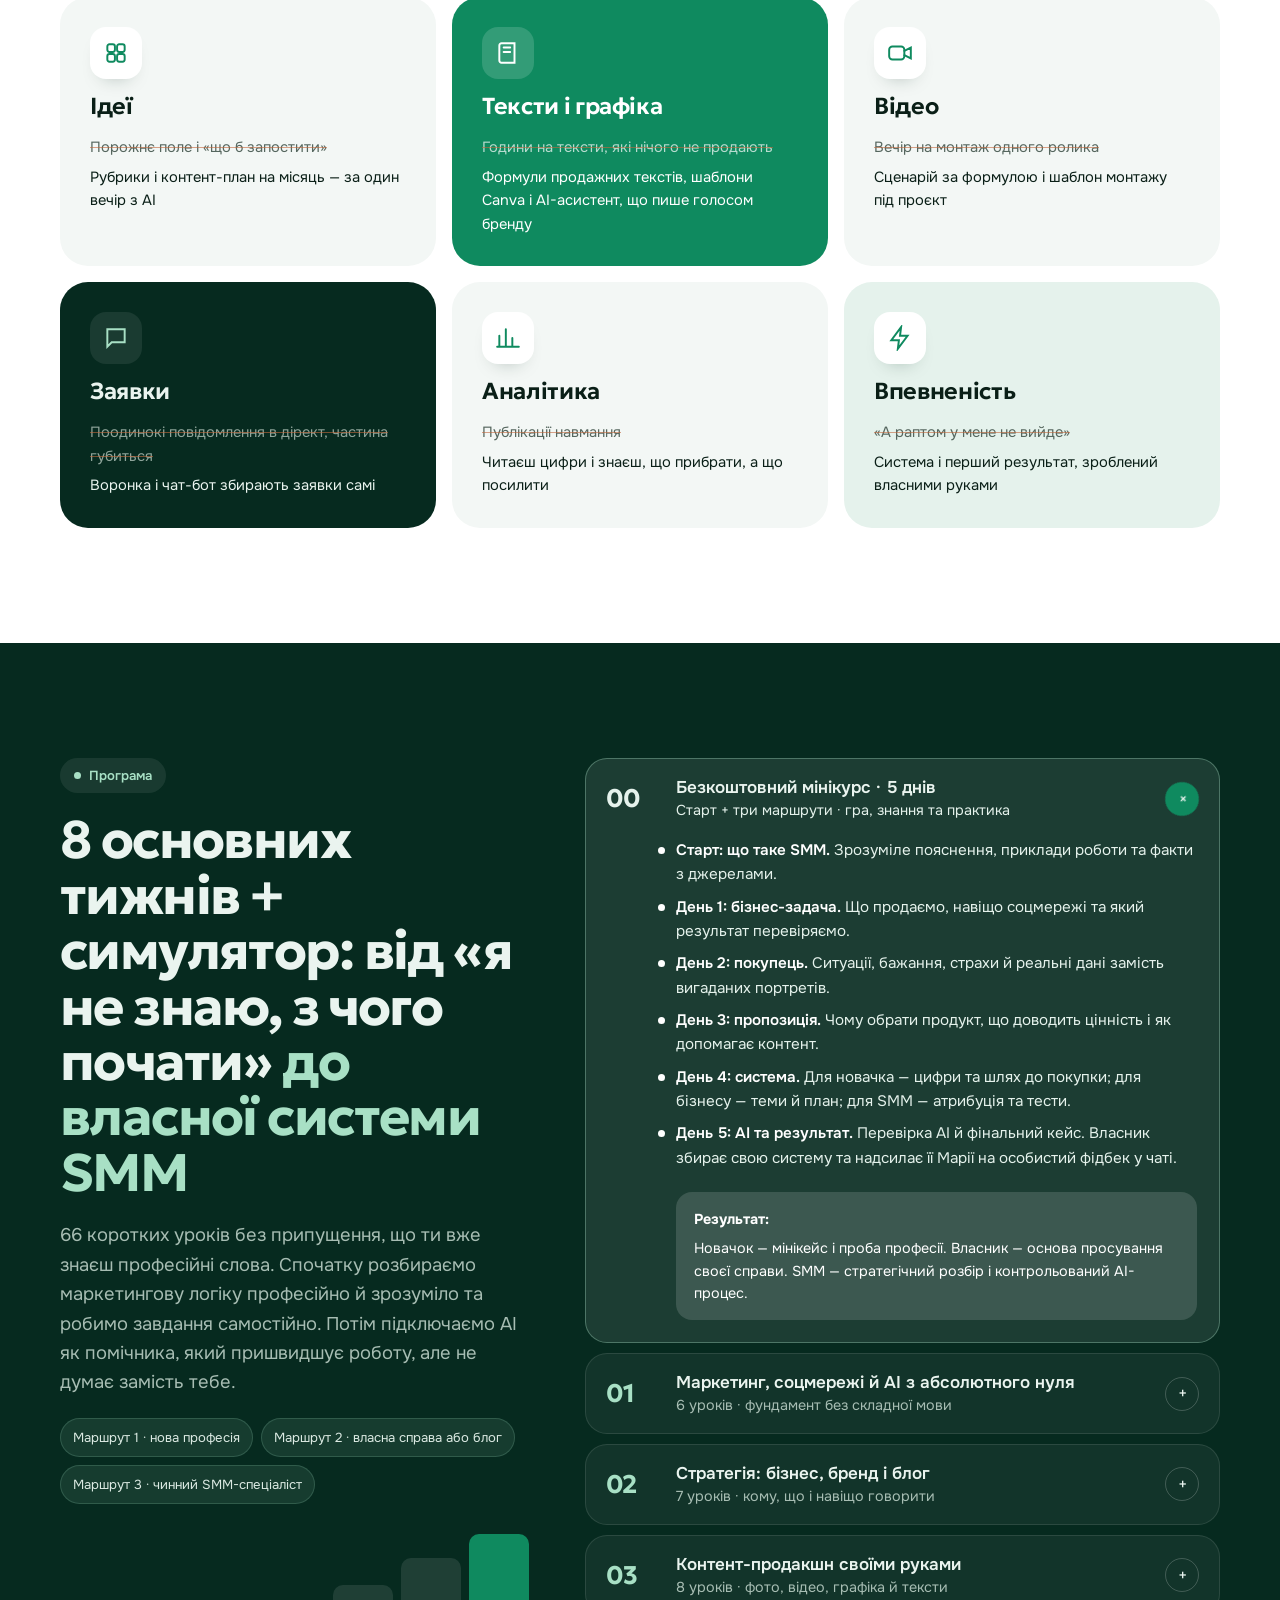
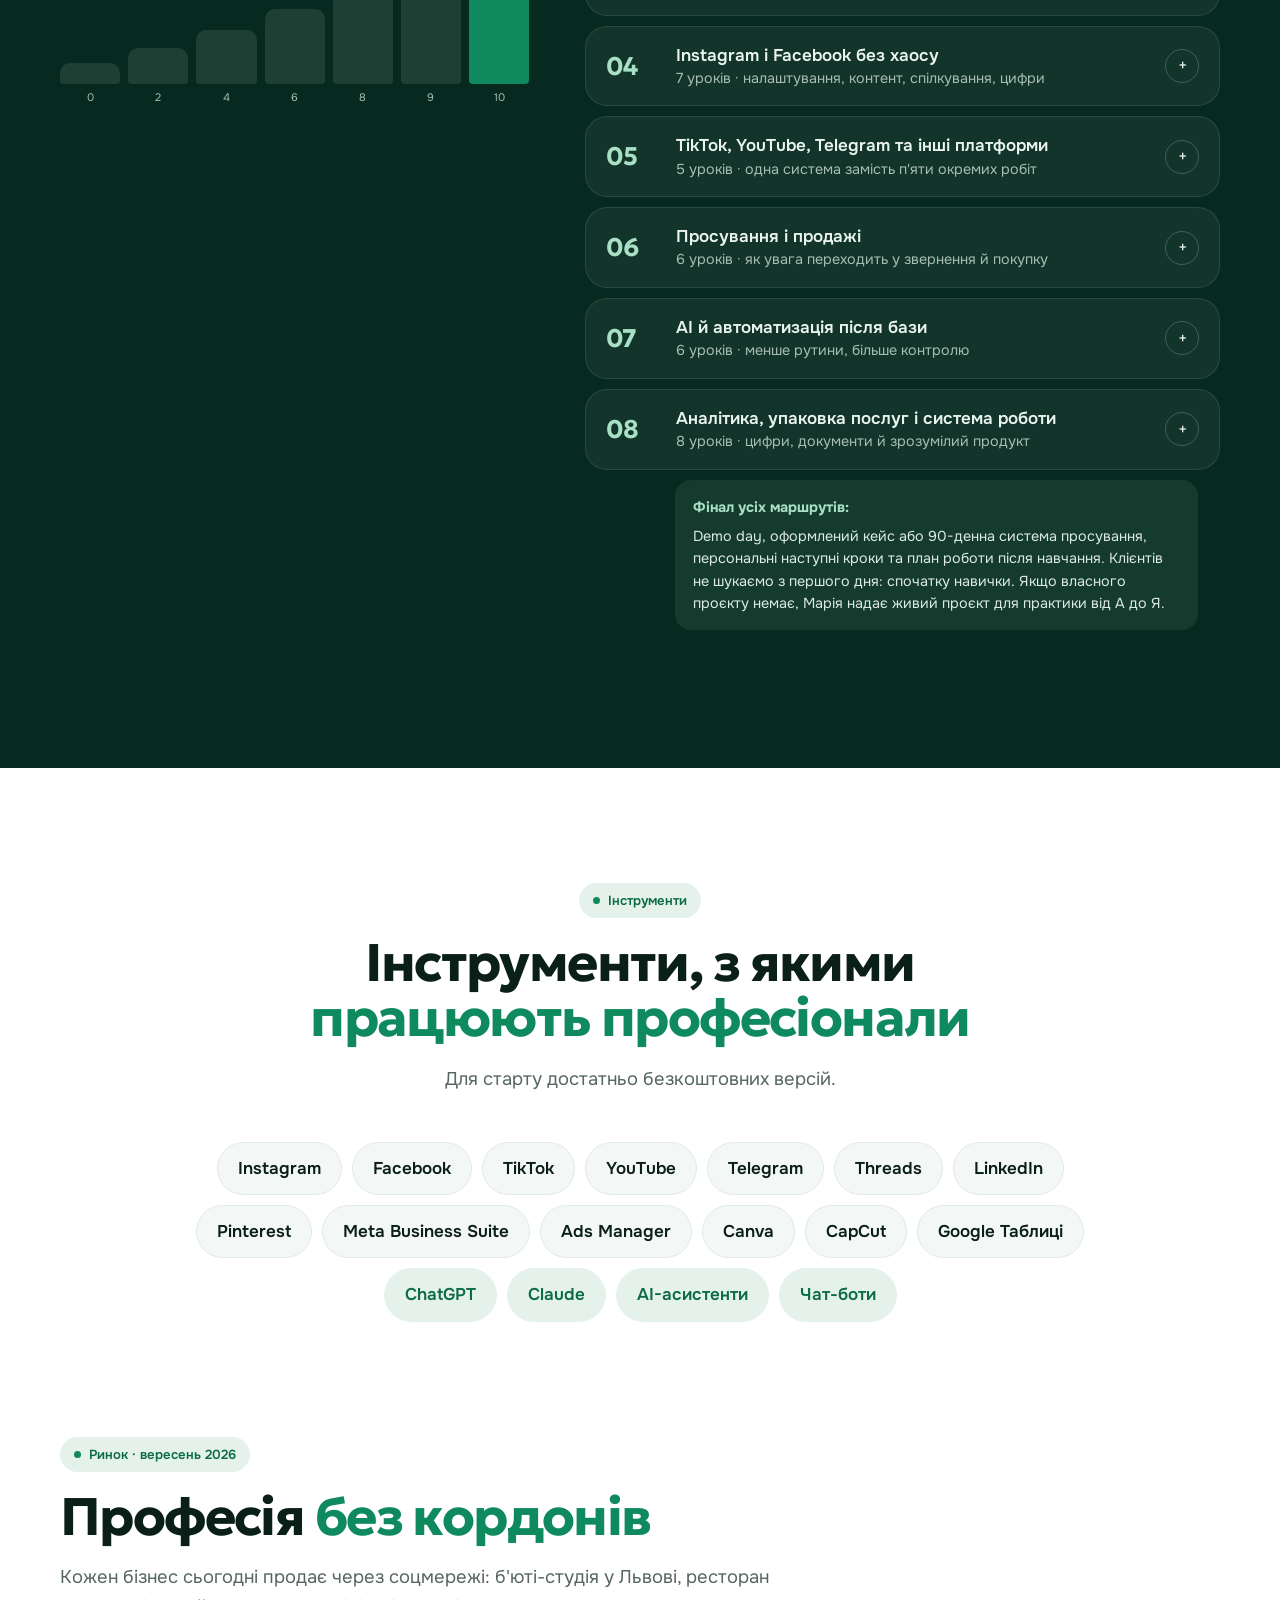
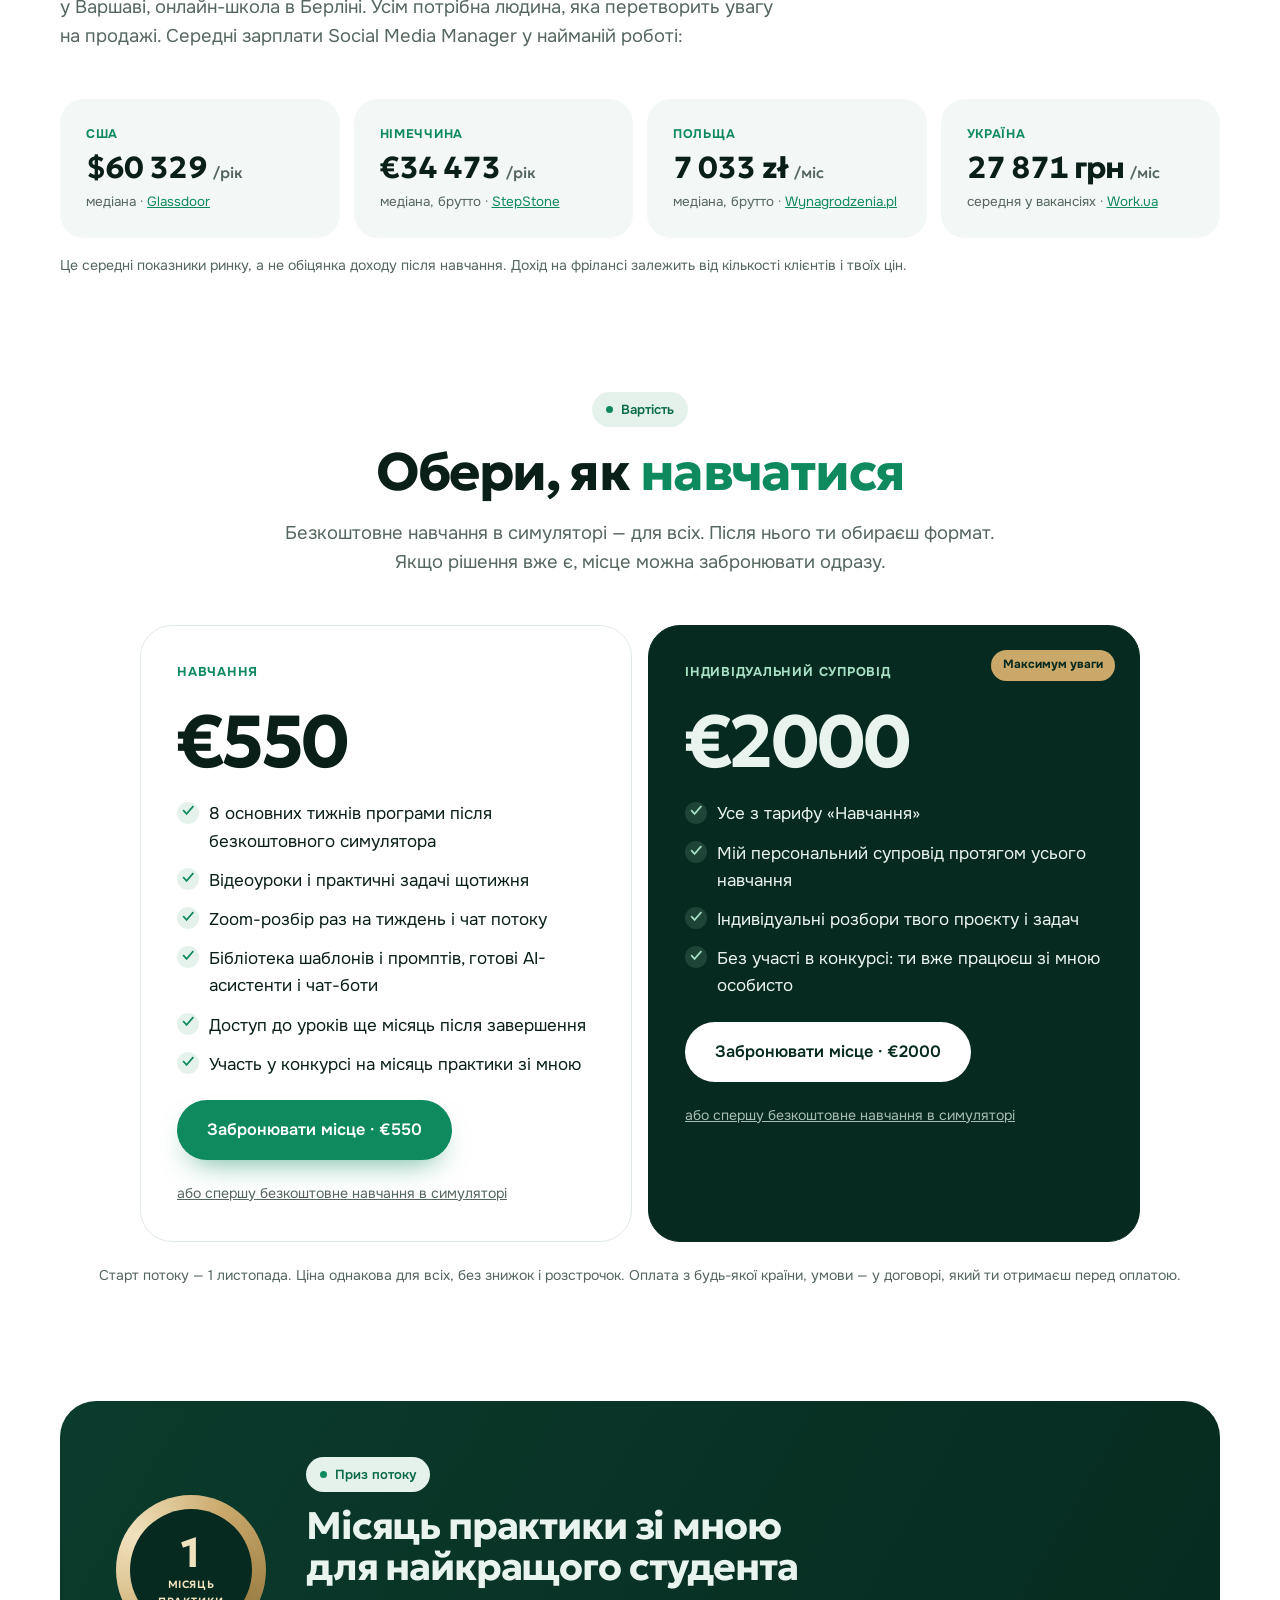
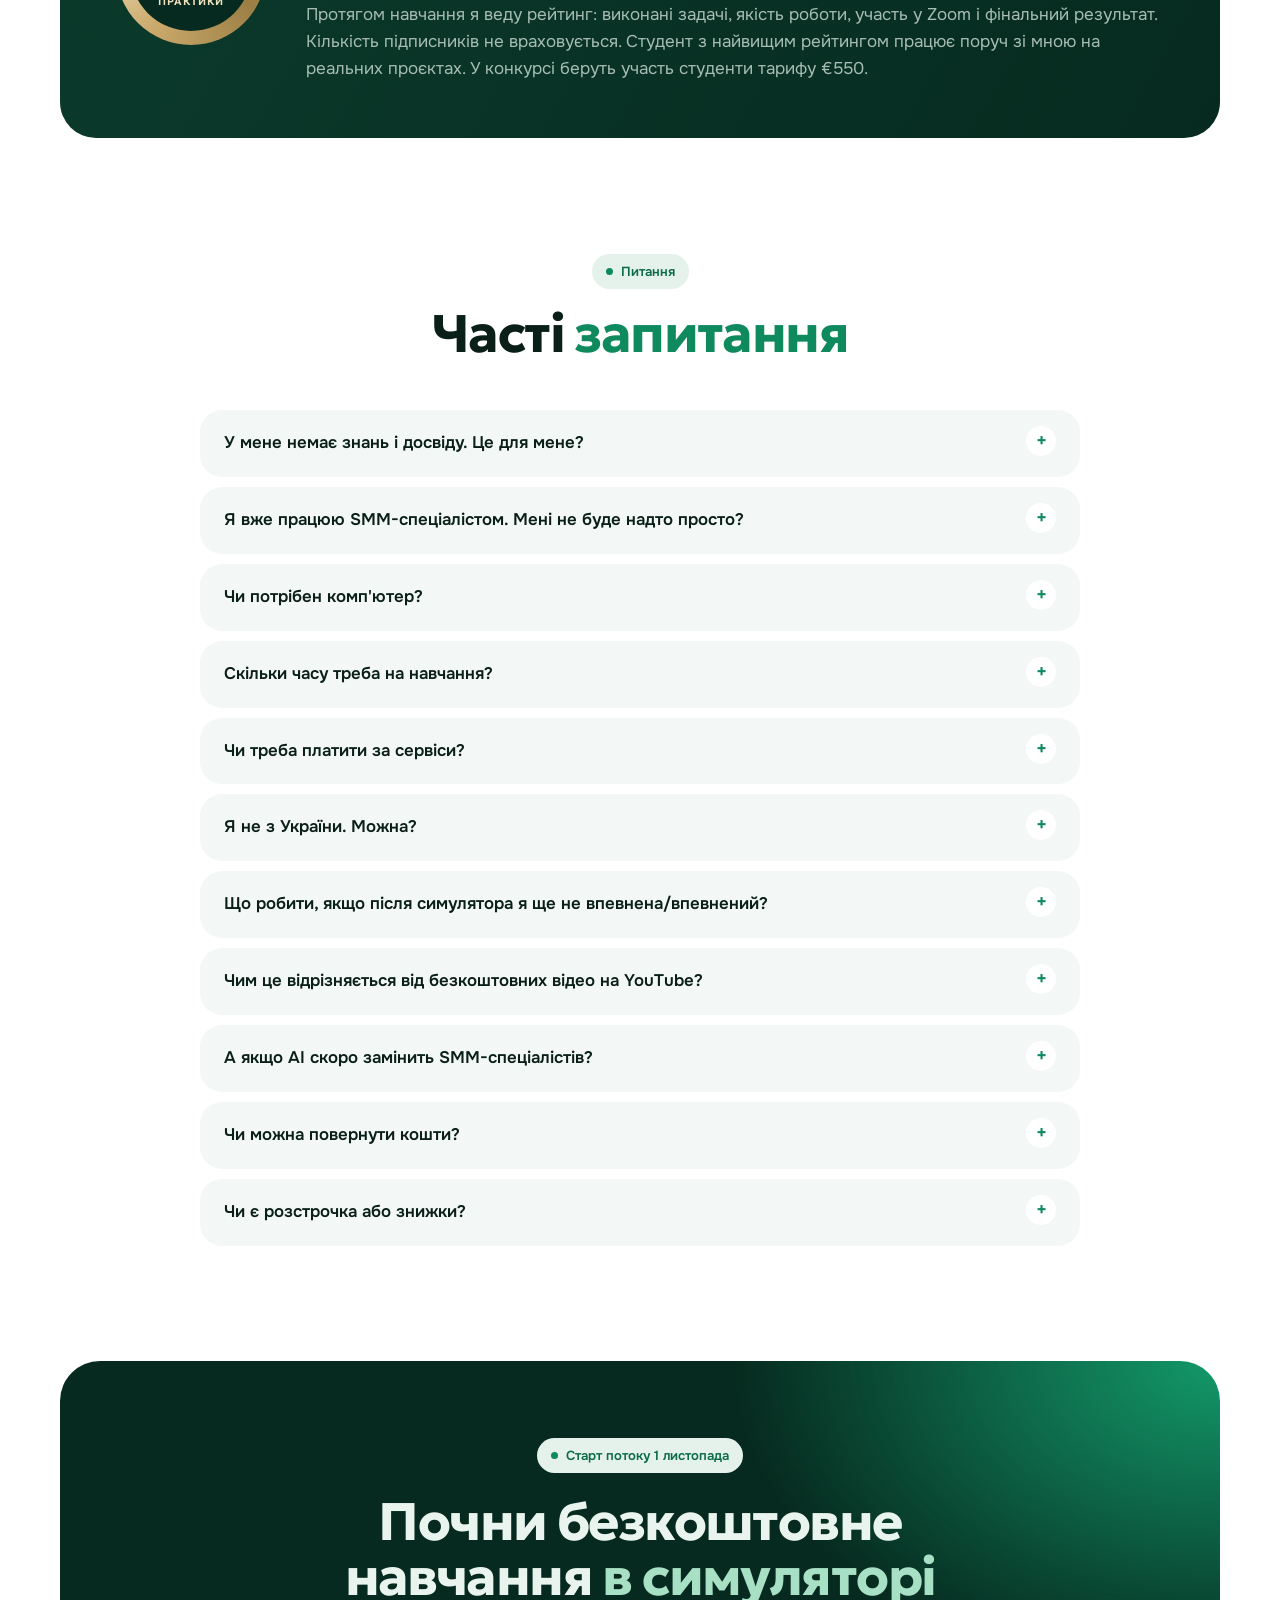
<file: public/index.html>
<!doctype html>
<html lang="uk">
<head>
<meta charset="utf-8">
<meta name="viewport" content="width=device-width, initial-scale=1">
<title>МК SMM 1.0 — Марія Клепач</title>
<meta name="application-name" content="МК SMM 1.0">
<meta name="apple-mobile-web-app-title" content="МК SMM 1.0">
<meta name="description" content="МК SMM 1.0 — 66 уроків SMM, маркетингу та AI-автоматизації. Почни з безкоштовного п’ятиденного симулятора SMM-проєкту.">
<link rel="canonical" href="https://klepachmari-png.github.io/smm-simulator/">
<meta property="og:type" content="website">
<meta property="og:site_name" content="МК SMM 1.0">
<meta property="og:title" content="МК SMM 1.0 — Марія Клепач">
<meta property="og:description" content="Соцмережі, які продають: маркетингова база, SMM і AI-автоматизація. Почни з безкоштовного п’ятиденного симулятора.">
<meta property="og:url" content="https://klepachmari-png.github.io/smm-simulator/">
<meta property="og:image" content="https://klepachmari-png.github.io/smm-simulator/og-cover.jpg">
<meta property="og:image:width" content="1200">
<meta property="og:image:height" content="630">
<meta property="og:image:alt" content="МК SMM 1.0 — соцмережі, які продають">
<meta name="twitter:card" content="summary_large_image">
<meta name="twitter:title" content="МК SMM 1.0 — Марія Клепач">
<meta name="twitter:description" content="Маркетингова база, SMM і AI-автоматизація плюс безкоштовний п’ятиденний симулятор.">
<meta name="twitter:image" content="https://klepachmari-png.github.io/smm-simulator/og-cover.jpg">
<meta name="theme-color" content="#062A1F">
<link rel="preconnect" href="https://fonts.googleapis.com">
<link rel="preconnect" href="https://fonts.gstatic.com" crossorigin>
<link rel="stylesheet" href="https://fonts.googleapis.com/css2?family=Geologica:wght@400;500;600;700;800&family=Onest:wght@400;500;600;700&display=swap">
<style>
:root{
  color-scheme:light;
  --bg:#FFFFFF;
  --soft:#F3F7F5;
  --tint:#E5F2EC;
  --line:#E1EAE5;
  --text:#0A1F17;
  --muted:#55665E;
  --em:#0F8A5F;
  --em-2:#0B6B49;
  --deep:#062A1F;
  --deep-2:#0B3B2C;
  --pale:#A8E0C5;
  --gold:#C9A86A;
  --display:"Geologica","Onest",system-ui,sans-serif;
  --body:"Onest","Segoe UI",system-ui,-apple-system,sans-serif;
  --max:1200px;
  --r:28px;
}
*{box-sizing:border-box}
html{scroll-behavior:smooth;overflow-x:clip}
body{margin:0;background:var(--bg);color:var(--text);font-family:var(--body);font-size:17px;line-height:1.6;overflow-x:clip;-webkit-font-smoothing:antialiased}
@media (prefers-reduced-motion: reduce){html{scroll-behavior:auto}*,*::before,*::after{animation:none!important;transition:none!important}}
img{max-width:100%}
a{color:inherit}
p{margin:0}
h1,h2,h3{font-family:var(--display);margin:0;letter-spacing:-.03em;line-height:1.05;text-wrap:balance;font-weight:700}
h2{font-size:clamp(2rem,4.4vw,3.3rem)}
h3{font-size:1.25rem;letter-spacing:-.015em;line-height:1.25;font-weight:600}
.wrap{max-width:var(--max);margin-inline:auto;padding-inline:20px;position:relative}
section{position:relative;padding-block:clamp(72px,9vw,120px)}
.em{color:var(--em)}
.muted{color:var(--muted)}
.lead{font-size:1.15rem;color:var(--muted);max-width:60ch}
.small{font-size:.88rem;color:var(--muted)}
.head{display:grid;gap:18px;margin-bottom:48px;max-width:840px}
.head.c{margin-inline:auto;text-align:center;justify-items:center}
.tag{display:inline-flex;align-items:center;gap:8px;width:fit-content;padding:7px 14px;border-radius:999px;background:var(--tint);color:var(--em-2);font-size:.82rem;font-weight:600}
.tag::before{content:"";width:7px;height:7px;border-radius:50%;background:var(--em)}
.dark .tag{background:rgba(255,255,255,.08);color:var(--pale)}
.dark .tag::before{background:var(--pale)}
.btn{display:inline-flex;align-items:center;justify-content:center;gap:12px;padding:17px 30px;border-radius:999px;background:var(--em);color:#fff;font-weight:600;font-size:1.02rem;text-decoration:none;border:0;cursor:pointer;transition:transform .25s cubic-bezier(.2,.8,.2,1),background .2s,box-shadow .25s;box-shadow:0 14px 30px -14px rgba(15,138,95,.7)}
.btn:hover{background:var(--em-2);transform:translateY(-2px)}
.btn svg{width:20px;height:20px}
.btn.light{background:#fff;color:var(--deep);box-shadow:none}
.btn.light:hover{background:var(--tint)}
.btn.line{background:transparent;color:var(--text);box-shadow:inset 0 0 0 1.5px var(--line)}
.btn.line:hover{box-shadow:inset 0 0 0 1.5px var(--text);background:transparent}
a:focus-visible,button:focus-visible,summary:focus-visible{outline:3px solid var(--em);outline-offset:3px}
.dark{background:var(--deep);color:#EAF4EF}
.dark .muted,.dark .lead{color:#A7BDB3}

/* шапка */
.top{position:sticky;top:0;z-index:40;background:rgba(255,255,255,.86);backdrop-filter:blur(14px);-webkit-backdrop-filter:blur(14px);border-bottom:1px solid transparent;transition:border-color .3s}
.top.sc{border-color:var(--line)}
.top .wrap{display:flex;align-items:center;justify-content:space-between;gap:16px;height:72px}
.logo{display:flex;align-items:center;gap:10px;text-decoration:none;font-family:var(--display);font-weight:700;letter-spacing:-.02em;white-space:nowrap}
.logo b{width:36px;height:36px;border-radius:11px;background:var(--deep);color:var(--pale);display:grid;place-items:center;font-size:.8rem}
.logo small{display:block;font-family:var(--body);font-weight:500;font-size:.72rem;color:var(--muted);letter-spacing:0;margin-top:2px}
.nav{display:flex;gap:4px}
.nav a{text-decoration:none;padding:9px 14px;border-radius:999px;font-size:.92rem;color:var(--muted);transition:background .2s,color .2s}
.nav a:hover{background:var(--soft);color:var(--text)}
.top .btn{padding:11px 20px;font-size:.9rem;box-shadow:none}
@media (max-width:1000px){.nav{display:none}}
@media (max-width:460px){.logo small{display:none}.top .btn{padding:10px 14px;font-size:.84rem}}

/* HERO */
.hero{padding-block:clamp(40px,6vw,72px) 0;text-align:center;overflow:hidden}
.hero h1{font-size:clamp(2.2rem,5.6vw,4.5rem);font-weight:700;max-width:20ch;margin:18px auto 0;line-height:1.02}
.course-title{display:block;font-size:1.12em;line-height:.92;letter-spacing:-.055em;margin-bottom:16px}.course-promise{display:block;font-size:.58em;line-height:1.15;letter-spacing:-.02em;font-weight:650}
.rot{display:block;color:var(--em);min-height:2.1em}
@media (max-width:900px){.rot{min-height:2.1em}}
.rot .cur{display:inline-block;width:3px;height:.85em;background:var(--em);margin-left:4px;vertical-align:-.06em;animation:blink 1s steps(1) infinite}
@keyframes blink{50%{opacity:0}}
.hero .lead{margin:24px auto 0;max-width:620px}
.hero .cta{display:flex;flex-wrap:wrap;gap:12px;justify-content:center;margin-top:32px}
.when{display:inline-flex;flex-wrap:wrap;align-items:center;justify-content:center;gap:10px 14px;margin-top:20px;font-size:.9rem;color:var(--muted)}
.cd{display:inline-flex;gap:6px}
.cd span{min-width:46px;padding:6px 8px;border-radius:12px;background:var(--soft);border:1px solid var(--line);font-family:var(--display);font-weight:700;color:var(--text);font-variant-numeric:tabular-nums}
.cd span i{font-style:normal;font-family:var(--body);font-weight:500;font-size:.7rem;color:var(--muted);margin-left:2px}

/* віяло фото */
.fan{position:relative;display:flex;justify-content:center;align-items:flex-end;gap:0;margin:56px auto 0;max-width:1100px;height:clamp(250px,30vw,380px)}
.fc{position:relative;flex:none;width:clamp(150px,19vw,230px);aspect-ratio:3/4;border-radius:24px;overflow:hidden;background:linear-gradient(160deg,#13996A,#0B5A3F);box-shadow:0 30px 50px -28px rgba(6,42,31,.6);margin-inline:-10px;transform:translateY(var(--y,0)) rotate(var(--r,0));transition:transform .6s cubic-bezier(.2,.8,.2,1)}
.fc:nth-child(1){--r:-9deg;--y:28px;background:linear-gradient(160deg,#0B3B2C,#062A1F)}
.fc:nth-child(2){--r:-4.5deg;--y:8px}
.fc:nth-child(3){--r:0deg;--y:0;z-index:2;background:linear-gradient(160deg,#E5F2EC,#BFE3D1)}
.fc:nth-child(4){--r:4.5deg;--y:8px}
.fc:nth-child(5){--r:9deg;--y:28px;background:linear-gradient(160deg,#0B3B2C,#062A1F)}
.fc img{position:absolute;left:50%;bottom:0;height:92%;width:auto;max-width:none;transform:translateX(-50%)}
.fc b{position:absolute;left:10px;right:10px;bottom:10px;z-index:2;padding:8px 10px;border-radius:12px;background:rgba(255,255,255,.94);color:var(--deep);font-size:.78rem;font-weight:600;text-align:left;line-height:1.25}
.fc b small{display:block;color:var(--em);font-weight:700;font-size:.68rem;letter-spacing:.04em;text-transform:uppercase}
@media (hover:hover){.fc:hover{transform:translateY(-14px) rotate(0deg) scale(1.04);z-index:5}}
@media (prefers-reduced-motion: no-preference){.fan.pre .fc{transform:translateY(80px) rotate(0) scale(.9);opacity:0}.fan .fc{transition:transform .9s cubic-bezier(.2,.8,.2,1),opacity .6s}.fan .fc:nth-child(2){transition-delay:.08s}.fan .fc:nth-child(3){transition-delay:.16s}.fan .fc:nth-child(4){transition-delay:.24s}.fan .fc:nth-child(5){transition-delay:.32s}}
@media (max-width:700px){.fan{height:auto;overflow-x:auto;justify-content:flex-start;padding:20px 20px 34px;margin-inline:-20px;scroll-snap-type:x mandatory;gap:12px;align-items:stretch}.fc{margin:0;width:62vw;scroll-snap-align:center;--r:0deg!important;--y:0!important}.fan::-webkit-scrollbar{display:none}}

/* стрічка фактів */
.trust{border-block:1px solid var(--line);overflow:hidden;margin-top:56px;background:#fff}
.trust .row{display:inline-flex;gap:14px;padding-block:16px;white-space:nowrap;animation:mq 40s linear infinite}
.trust span{display:inline-flex;align-items:center;gap:10px;padding:10px 18px;border-radius:999px;background:var(--soft);font-weight:600;font-size:.95rem}
.trust span i{width:22px;height:22px;border-radius:50%;background:var(--em);color:#fff;display:grid;place-items:center;font-style:normal;font-size:.7rem}
@keyframes mq{to{transform:translateX(-50%)}}

/* тиждень */
.week{display:grid;grid-template-columns:1.05fr .95fr;gap:56px;align-items:center}
@media (max-width:940px){.week{grid-template-columns:1fr}}
.week>*{min-width:0}
.days{display:grid;gap:10px;margin-top:8px}
.d{display:grid;grid-template-columns:52px 1fr;gap:16px;align-items:center;padding:16px 18px;border-radius:20px;background:var(--soft);border:1px solid var(--line);transition:transform .25s,background .25s}
.d:hover{transform:translateX(6px);background:var(--tint)}
.d em{font-style:normal;width:52px;height:52px;border-radius:16px;background:#fff;border:1px solid var(--line);display:grid;place-items:center;font-family:var(--display);font-weight:700;color:var(--em)}
.d b{display:block;font-weight:600}
.d span{font-size:.9rem;color:var(--muted)}
.d.z{background:var(--deep);border-color:var(--deep);color:#EAF4EF}
.d.z em{background:var(--em);border-color:var(--em);color:#fff}
.d.z span{color:#A7BDB3}
/* телефон */
.phone{position:relative;justify-self:center;width:min(100%,330px);aspect-ratio:9/18.5;border-radius:46px;background:#0A1F17;padding:12px;box-shadow:0 50px 80px -40px rgba(6,42,31,.7),inset 0 0 0 2px #1d3a2f}
@media (prefers-reduced-motion: no-preference){.phone{animation:fl 7s ease-in-out infinite}}
@keyframes fl{50%{transform:translateY(-12px) rotate(-1deg)}}
.screen{height:100%;border-radius:36px;overflow:hidden;background:#F5F7F5;display:flex;flex-direction:column;font-size:.72rem}
.scr-top{padding:30px 16px 10px;display:flex;justify-content:space-between;align-items:center;font-weight:700;font-family:var(--display);font-size:.8rem}
.scr-top i{width:60px;height:5px;border-radius:9px;background:var(--line);position:relative;overflow:hidden}
.scr-top i::after{content:"";position:absolute;inset:0 60% 0 0;background:var(--em);border-radius:9px}
.scr-h{padding:4px 16px 10px}
.scr-h b{display:block;font-family:var(--display);font-size:1.15rem;letter-spacing:-.02em;line-height:1.1}
.scr-h span{color:var(--muted)}
.scr-l{display:grid;gap:7px;padding:0 12px}
.scr-l div{display:flex;align-items:center;gap:10px;padding:10px;border-radius:14px;background:#fff;border:1px solid var(--line)}
.scr-l div em{font-style:normal;font-family:var(--display);font-weight:700;color:var(--em);width:22px}
.scr-l div b{flex:1;font-weight:600;line-height:1.2}
.scr-l div s{text-decoration:none;font-size:.62rem;padding:3px 7px;border-radius:999px;background:var(--tint);color:var(--em-2);font-weight:700}
.scr-l .on{background:var(--deep);border-color:var(--deep);color:#fff}
.scr-l .on em{color:var(--pale)}
.scr-l .on s{background:var(--pale);color:var(--deep)}
.scr-l .off{opacity:.5}
.chip{position:absolute;z-index:3;display:flex;align-items:center;gap:10px;padding:10px 14px;border-radius:16px;background:#fff;box-shadow:0 20px 40px -20px rgba(6,42,31,.5);font-size:.82rem;font-weight:600;white-space:nowrap}
.chip i{width:30px;height:30px;border-radius:10px;background:var(--tint);color:var(--em);display:grid;place-items:center;font-style:normal}
.chip.c1{left:-16%;top:7%}
.chip.c2{right:-14%;top:56%}
@media (prefers-reduced-motion: no-preference){.chip{animation:fl 6s ease-in-out infinite}.chip.c2{animation-delay:-3s}}
@media (max-width:520px){.chip.c1{left:-4%}.chip.c2{right:-4%}}
.tracks{display:grid;grid-template-columns:repeat(3,minmax(0,1fr));gap:16px;margin-top:56px}
@media (max-width:900px){.tracks{grid-template-columns:1fr}}
.tr{padding:28px;border-radius:var(--r);border:1px solid var(--line);display:grid;gap:10px;align-content:start}
.tr small{font-weight:700;font-size:.78rem;letter-spacing:.06em;text-transform:uppercase;color:var(--em)}
.tr.a{background:var(--tint);border-color:var(--tint)}

/* bento */
.bento{display:grid;grid-template-columns:repeat(6,1fr);gap:16px}
.b{position:relative;overflow:hidden;border-radius:var(--r);padding:30px;background:var(--soft);display:grid;gap:12px;align-content:start;transition:transform .35s cubic-bezier(.2,.8,.2,1),box-shadow .35s}
@media (hover:hover){.b:hover{transform:translateY(-6px);box-shadow:0 30px 50px -30px rgba(6,42,31,.4)}}
.b.w3{grid-column:span 3}.b.w2{grid-column:span 2}.b.w4{grid-column:span 4}
@media (max-width:900px){.bento{grid-template-columns:1fr 1fr}.b.w3,.b.w2,.b.w4{grid-column:span 1}.b.full{grid-column:1/-1}}
@media (max-width:600px){.bento{grid-template-columns:1fr}}
.b.dk{background:var(--deep);color:#EAF4EF}.b.dk .muted{color:#A7BDB3}
.b.em2{background:var(--em);color:#fff}.b.em2 .muted{color:rgba(255,255,255,.82)}
.b.tn{background:var(--tint)}
.b h3{font-size:1.45rem}
.ic{width:52px;height:52px;border-radius:16px;background:#fff;color:var(--em);display:grid;place-items:center;box-shadow:0 10px 20px -14px rgba(6,42,31,.4)}
.ic svg{width:26px;height:26px}
.b.dk .ic{background:rgba(255,255,255,.08);color:var(--pale);box-shadow:none}
.b.em2 .ic{background:rgba(255,255,255,.15);color:#fff;box-shadow:none}
.b ul{margin:4px 0 0;padding:0;list-style:none;display:grid;gap:8px}
.b li{position:relative;padding-left:26px}
.b li::before{content:"";position:absolute;left:0;top:.45em;width:14px;height:14px;border-radius:50%;background:var(--em);box-shadow:inset 0 0 0 4px var(--tint)}
.b.dk li::before{background:var(--pale);box-shadow:inset 0 0 0 4px var(--deep-2)}
.b .pic{position:absolute;left:50%;bottom:0;height:290px;width:auto;max-width:94%;object-fit:contain;transform:translateX(-50%);pointer-events:none}
.b.has-pic{min-height:540px;padding:30px 30px 310px}
.b.has-pic h3,.b.has-pic ul,.b.has-pic .ic{position:relative;z-index:2}
@media (max-width:1100px) and (min-width:601px){.b.has-pic{min-height:590px;padding-bottom:300px}.b .pic{height:285px}}
@media (max-width:600px){.b.has-pic{min-height:0;padding:30px 30px 270px}.b .pic{height:255px;max-width:100%}}
.ba{display:flex;flex-direction:column;gap:6px;margin-top:4px;font-size:.92rem}
.ba s{color:var(--muted);text-decoration-color:rgba(196,104,61,.6)}
.b.dk .ba s{color:#8FA59B}

/* про мене */
.me{display:grid;grid-template-columns:.9fr 1.1fr;gap:64px;align-items:center}
@media (max-width:940px){.me{grid-template-columns:1fr;gap:40px}}
.me>*{min-width:0}
.me-pic{position:relative;justify-self:center;width:min(100%,460px);aspect-ratio:4/5}
.me-pic .bg{position:absolute;inset:8% 0 0;border-radius:200px 200px 32px 32px;background:linear-gradient(170deg,#13996A,#062A1F)}
.me-pic img{position:absolute;left:50%;bottom:0;height:100%;width:auto;max-width:none;transform:translateX(-50%);border-radius:0 0 32px 32px}
.me-pic .seal{position:absolute;right:-6px;top:6%;width:120px;height:120px;z-index:3}
@media (prefers-reduced-motion: no-preference){.me-pic .seal .ring{transform-origin:60px 60px;animation:spin 18s linear infinite}}
@keyframes spin{to{transform:rotate(360deg)}}
.me-pic .chip{left:-6%;bottom:12%}
.me-t{display:grid;gap:20px}
.me-t p{font-size:1.08rem}
.nums{display:grid;grid-template-columns:repeat(2,1fr);gap:12px}
@media (max-width:560px){.nums{grid-template-columns:1fr}}
.nums div{padding:20px;border-radius:22px;background:var(--soft);display:grid;gap:4px}
.nums strong{font-family:var(--display);font-size:1.9rem;font-weight:700;letter-spacing:-.03em;color:var(--em)}
.nums span{font-size:.88rem;color:var(--muted);line-height:1.35}
.quote{padding:24px 28px;border-radius:24px;background:var(--deep);color:#EAF4EF;font-family:var(--display);font-size:1.2rem;line-height:1.4;letter-spacing:-.01em;position:relative}
.quote::before{content:"“";position:absolute;right:22px;top:-6px;font-size:5rem;color:var(--em);line-height:1}

/* програма */
.prog{display:grid;grid-template-columns:.85fr 1.15fr;gap:56px;align-items:start}
@media (max-width:940px){.prog{grid-template-columns:1fr}}
.prog>*{min-width:0}
.prog-side{position:sticky;top:110px;display:grid;gap:20px}
@media (max-width:940px){.prog-side{position:static}}
.pbars{display:flex;align-items:flex-end;gap:8px;height:150px;margin-top:10px}
.pbars i{flex:1;border-radius:10px 10px 4px 4px;background:rgba(255,255,255,.1);height:var(--h);position:relative;transition:height 1s cubic-bezier(.2,.8,.2,1)}
.pbars i:last-child{background:var(--em)}
.pbars i::after{content:attr(data-l);position:absolute;bottom:-22px;left:0;right:0;text-align:center;font-size:.68rem;color:#A7BDB3;font-style:normal}
.pbars.pre i{height:6px}
.acc{display:grid;gap:10px}
.acc details{border-radius:22px;background:rgba(255,255,255,.05);border:1px solid rgba(255,255,255,.1);transition:background .25s,border-color .25s}
.acc details[open]{background:rgba(255,255,255,.09);border-color:rgba(168,224,197,.35)}
.acc summary{list-style:none;cursor:pointer;display:grid;grid-template-columns:56px 1fr 34px;gap:14px;align-items:center;padding:18px 20px}
.acc summary::-webkit-details-marker{display:none}
.acc .n{font-family:var(--display);font-weight:700;font-size:1.6rem;color:var(--pale);letter-spacing:-.03em}
.acc .t{font-weight:600;line-height:1.3}
.acc .t small{display:block;font-weight:400;color:#A7BDB3;font-size:.9rem;margin-top:2px}
.acc .p{width:34px;height:34px;border-radius:50%;border:1px solid rgba(255,255,255,.2);display:grid;place-items:center;transition:transform .3s,background .3s}
.acc details[open] .p{transform:rotate(45deg);background:var(--em);border-color:var(--em)}
.acc ul{margin:0;padding:0 22px 22px 90px;display:grid;gap:8px;list-style:none;color:#C7D7CF;font-size:.95rem}
.acc li{position:relative}
.acc li::before{content:"";position:absolute;left:-18px;top:.6em;width:7px;height:7px;border-radius:50%;background:var(--pale)}
.acc li b{color:#fff;font-weight:600}
.acc .free{background:var(--em);border-color:var(--em)}
.acc .free .n,.acc .free .t small{color:#E5F2EC}
.acc .free ul{color:#E5F2EC}
.acc .free li::before{background:#fff}
.acc .week-output{margin:0 22px 22px 90px;padding:16px 18px;border-radius:16px;background:rgba(168,224,197,.09);color:#DCEAE3;font-size:.9rem;line-height:1.55;display:grid;gap:7px}
.acc .week-output strong{color:var(--pale);font-weight:700}
.acc .week-output b{color:#fff;font-weight:600}
.acc .free .week-output{background:rgba(255,255,255,.14);color:#fff}
.acc .free .week-output strong{color:#fff}
.track-labels{display:flex;flex-wrap:wrap;gap:8px}
.track-labels span{padding:8px 12px;border-radius:999px;background:rgba(168,224,197,.1);border:1px solid rgba(168,224,197,.18);font-size:.82rem;color:#DCEAE3}
@media (max-width:560px){.acc summary{grid-template-columns:40px 1fr 30px}.acc ul{padding-left:64px}.acc .week-output{margin-left:64px}}

/* інструменти */
.tools{display:flex;flex-wrap:wrap;gap:10px;justify-content:center;max-width:900px;margin-inline:auto}
.tools span{padding:12px 20px;border-radius:999px;background:var(--soft);border:1px solid var(--line);font-weight:600;transition:transform .25s,background .25s,color .25s}
.tools span:hover{transform:translateY(-4px) rotate(-2deg);background:var(--deep);color:#fff}
.tools span.ai{background:var(--tint);color:var(--em-2);border-color:var(--tint)}

/* ринок */
.market{display:grid;grid-template-columns:repeat(4,1fr);gap:14px}
@media (max-width:900px){.market{grid-template-columns:1fr 1fr}}
@media (max-width:460px){.market{grid-template-columns:1fr}}
.mk{padding:26px;border-radius:24px;background:var(--soft);display:grid;gap:6px}
.mk .c{font-size:.78rem;font-weight:700;letter-spacing:.06em;text-transform:uppercase;color:var(--em)}
.mk .v{font-family:var(--display);font-weight:700;font-size:1.9rem;letter-spacing:-.03em;line-height:1.1;font-variant-numeric:tabular-nums}
.mk .v small{font-size:.5em;color:var(--muted);font-weight:500;letter-spacing:0}
.mk .s{font-size:.84rem;color:var(--muted)}
.mk .s a{color:var(--em)}

/* ціни */
.prices{display:grid;grid-template-columns:1fr 1fr;gap:16px;max-width:1000px;margin-inline:auto}
@media (max-width:820px){.prices{grid-template-columns:1fr}}
.pr{position:relative;padding:36px;border-radius:32px;border:1px solid var(--line);display:grid;gap:22px;align-content:start;background:#fff;transition:transform .35s cubic-bezier(.2,.8,.2,1),box-shadow .35s}
@media (hover:hover){.pr:hover{transform:translateY(-6px);box-shadow:0 40px 60px -40px rgba(6,42,31,.45)}}
.pr .k{font-size:.8rem;font-weight:700;letter-spacing:.06em;text-transform:uppercase;color:var(--em)}
.pr .amt{font-family:var(--display);font-weight:700;font-size:clamp(3.2rem,6vw,4.6rem);letter-spacing:-.05em;line-height:1}
.pr ul{margin:0;padding:0;list-style:none;display:grid;gap:12px}
.pr li{position:relative;padding-left:32px}
.pr li::before{content:"✓";position:absolute;left:0;top:.1em;width:22px;height:22px;border-radius:50%;background:var(--tint);color:var(--em);display:grid;place-items:center;font-size:.72rem;font-weight:800}
.pr .btn{justify-self:start}
.pr.dk{background:var(--deep);border-color:var(--deep);color:#EAF4EF}
.pr.dk .k{color:var(--pale)}
.pr.dk li::before{background:rgba(168,224,197,.15);color:var(--pale)}
.pr.dk .small{color:#A7BDB3}
.pr .hot{position:absolute;right:24px;top:24px;padding:6px 12px;border-radius:999px;background:var(--gold);color:var(--deep);font-size:.74rem;font-weight:700}
.note{margin-top:22px;text-align:center}

/* приз */
.prize{display:grid;grid-template-columns:auto 1fr;gap:40px;align-items:center;padding:clamp(28px,5vw,56px);border-radius:36px;background:linear-gradient(120deg,#0B3B2C,#062A1F);color:#EAF4EF;overflow:hidden;position:relative}
@media (max-width:700px){.prize{grid-template-columns:1fr}}
.medal{width:150px;height:150px;border-radius:50%;background:conic-gradient(from 210deg,var(--gold),#F1E2BE,var(--gold),#9C7F45,var(--gold));display:grid;place-items:center}
.medal div{width:122px;height:122px;border-radius:50%;background:var(--deep);display:grid;place-items:center;text-align:center;font-family:var(--display);line-height:1;color:#F1E2BE}
.medal big{display:block;font-size:2.6rem;font-weight:700}
.medal small{font-size:.66rem;font-weight:600;letter-spacing:.06em}
.prize .t{display:grid;gap:14px}
.prize .muted{color:#A7BDB3}

/* faq */
.faq{display:grid;gap:10px;max-width:880px;margin-inline:auto}
.faq details{border-radius:22px;background:var(--soft);padding:0 24px;transition:background .25s}
.faq details[open]{background:var(--tint)}
.faq summary{cursor:pointer;list-style:none;font-weight:600;font-size:1.05rem;padding:20px 44px 20px 0;position:relative}
.faq summary::-webkit-details-marker{display:none}
.faq summary::after{content:"+";position:absolute;right:0;top:16px;width:30px;height:30px;border-radius:50%;background:#fff;color:var(--em);display:grid;place-items:center;font-size:1.2rem;transition:transform .3s}
.faq details[open] summary::after{transform:rotate(45deg)}
.faq details p{padding:0 0 22px;color:var(--muted);max-width:70ch}

/* фінал */
.final{border-radius:40px;padding:clamp(32px,6vw,80px);background:radial-gradient(70% 90% at 100% 0%,#13996A 0%,transparent 60%),var(--deep);color:#EAF4EF;text-align:center;display:grid;gap:22px;justify-items:center;overflow:hidden;position:relative}
.final h2{max-width:18ch}
.final .lead{color:#C7D7CF;max-width:60ch}
.final .opts{display:flex;flex-wrap:wrap;gap:12px;justify-content:center}
.final .btn.line{color:#fff;box-shadow:inset 0 0 0 1.5px rgba(255,255,255,.35)}
.final .btn.line:hover{box-shadow:inset 0 0 0 1.5px #fff}
.final .ps{max-width:640px;padding-top:22px;border-top:1px solid rgba(255,255,255,.15);color:#C7D7CF;font-size:1rem}
.final .ps b{color:#fff}
.final .star{position:absolute;width:140px;left:-30px;bottom:-30px;color:rgba(168,224,197,.12)}
@media (prefers-reduced-motion: no-preference){.final .star{animation:spin 40s linear infinite}}
footer .wrap{display:flex;flex-wrap:wrap;gap:10px 24px;justify-content:space-between;padding-block:32px;font-size:.86rem;color:var(--muted)}


/* біль */
.pain{display:grid;grid-template-columns:1fr 1fr;gap:48px;align-items:center}
@media (max-width:900px){.pain{grid-template-columns:1fr;gap:28px}}
.pain>*{min-width:0}
.cloud{display:flex;flex-wrap:wrap;gap:10px}
.cloud span{padding:14px 20px;border-radius:999px;background:var(--soft);border:1px solid var(--line);font-weight:500;display:inline-flex;gap:10px;align-items:center;transition:transform .25s}
.cloud span::before{content:"✕";color:#C4683D;font-weight:800}
.cloud span:nth-child(odd){transform:rotate(-1.2deg)}
.cloud span.k{background:var(--deep);color:#EAF4EF;border-color:var(--deep)}
.cloud span:hover{transform:rotate(0) scale(1.03)}
.b p b{color:var(--em)}
.b.dk p b{color:var(--pale)}

.trio{display:flex;flex-wrap:wrap;gap:8px;justify-content:center;align-items:center;margin-top:22px}
.trio span{padding:9px 16px;border-radius:999px;background:var(--tint);color:var(--em-2);font-weight:700;font-family:var(--display);font-size:.95rem}
.trio i{font-style:normal;color:var(--muted);font-weight:700}
.num{font-family:var(--display);font-weight:700;font-size:2.4rem;line-height:1;color:var(--em);letter-spacing:-.04em}
.b.dk .num{color:var(--pale)}

/* смуга «безкоштовно» */
.fb{display:grid;grid-template-columns:1.15fr .85fr;gap:40px;align-items:center;padding:clamp(28px,5vw,60px);border-radius:40px;background:radial-gradient(80% 120% at 0% 0%,#13996A 0%,transparent 55%),var(--deep);color:#EAF4EF}
@media (max-width:900px){.fb{grid-template-columns:1fr;gap:28px}}
.fb>*{min-width:0}
.fb-l{display:grid;gap:6px}
.fb-k{font-family:var(--display);font-weight:800;font-size:clamp(2rem,4.4vw,3.7rem);overflow-wrap:anywhere;line-height:.95;letter-spacing:-.045em;text-transform:uppercase}
.fb-eq{font-family:var(--display);font-weight:800;font-size:clamp(2rem,4vw,3.4rem);color:var(--pale);line-height:1}
.fb-v{font-family:var(--display);font-weight:700;font-size:clamp(1.3rem,2.6vw,2rem);line-height:1.1;letter-spacing:-.03em;color:var(--pale)}
.fb-r{display:grid;gap:18px}
.fb-r ul{margin:0;padding:0;list-style:none;display:grid;gap:12px}
.fb-r li{position:relative;padding-left:32px;color:#C7D7CF}
.fb-r li b{color:#fff}
.fb-r li::before{content:"✓";position:absolute;left:0;top:.1em;width:22px;height:22px;border-radius:50%;background:var(--em);color:#fff;display:grid;place-items:center;font-size:.72rem;font-weight:800}
.fb-r .btn{justify-self:start}
.fb-s{font-size:.86rem;color:#A7BDB3}
/* порівняння */
.cmp{border-radius:28px;overflow:hidden;border:1px solid var(--line)}
.cmp-h,.cmp-r{display:grid;grid-template-columns:200px 1fr 1fr}
.cmp-h span{padding:16px 20px;font-weight:700;font-size:.82rem;letter-spacing:.05em;text-transform:uppercase;color:var(--muted);background:var(--soft)}
.cmp-h span:last-child{background:var(--deep);color:var(--pale)}
.cmp-r>*{padding:18px 20px;border-top:1px solid var(--line)}
.cmp-r b{font-family:var(--display);font-weight:600;background:var(--soft)}
.cmp-r span:nth-child(2){color:var(--muted);text-decoration:line-through;text-decoration-color:rgba(196,104,61,.5)}
.cmp-r span:nth-child(3){background:var(--tint);font-weight:600;color:var(--deep)}
@media (max-width:760px){.cmp-h{display:none}.cmp-r{grid-template-columns:1fr}.cmp-r>*{border-top:0}.cmp-r{border-top:1px solid var(--line)}.cmp-r span:nth-child(2)::before{content:"Більшість курсів: ";font-weight:700;text-decoration:none;display:inline}.cmp-r span:nth-child(3)::before{content:"Тут: ";color:var(--em)}}
/* поява */
@media (prefers-reduced-motion: no-preference){
  .rv{transition:opacity .8s cubic-bezier(.2,.7,.2,1),transform .8s cubic-bezier(.2,.7,.2,1)}
  .rv.pre{opacity:0;transform:translateY(32px)}
}
.sprog{position:fixed;left:0;top:0;right:0;height:3px;z-index:60;pointer-events:none}
.sprog i{display:block;height:100%;background:var(--em);transform-origin:0 50%;transform:scaleX(0)}
</style>
</head>
<body>
<div class="sprog" aria-hidden="true"><i id="sprog"></i></div>

<header class="top" id="top">
  <div class="wrap">
    <a class="logo" href="#"><b>МК</b><span>Марія Клепач<small>МК SMM 1.0</small></span></a>
    <nav class="nav" aria-label="Розділи">
      <a href="#week">Безкоштовне навчання</a>
      <a href="#program">Програма</a>
      <a href="#me">Про мене</a>
      <a href="#price">Вартість</a>
      <a href="#faq">Питання</a>
    </nav>
    <a class="btn" href="#start" data-bot="sim">Безкоштовне навчання</a>
  </div>
</header>

<main>
<!-- HERO -->
<section class="hero">
  <div class="wrap">
    <span class="tag">Майстер-клас довжиною у 8 основних тижнів · старт 1 листопада</span>
    <h1><span class="course-title">МК SMM 1.0</span><span class="course-promise">Соцмережі, які продають, та AI-інструменти, котрі забирають до 70% твоєї повторюваної роботи</span></h1>
    <p class="lead">Для тих, хто шукає актуальну онлайн-професію; для SMM-спеціалістів, які хочуть перестати просто «вести Instagram» і стати маркетологами в соціальних мережах; для власників бізнесу й експертів, які хочуть продавати через соцмережі та створити з AI власних асистентів.</p>
    <div class="trio"><span>Маркетингова база</span><i>+</i><span>SMM</span><i>+</i><span>AI-автоматизація</span></div>
    <div class="cta">
      <a class="btn" href="#start" data-bot="sim"><svg viewBox="0 0 24 24" fill="currentColor" aria-hidden="true"><path d="M21.9 4.3 18.7 19.4c-.2 1-.9 1.3-1.8.8l-4.9-3.6-2.4 2.3c-.3.3-.5.5-1 .5l.3-5 9.1-8.2c.4-.4-.1-.6-.6-.2L6.2 13 1.4 11.5c-1-.3-1-1 .2-1.5L20.5 2.8c.9-.3 1.6.2 1.4 1.5z"/></svg>Перейти на безкоштовне навчання</a>
      <a class="btn line" href="#program">Подивитися програму</a>
    </div>
    <div class="when">Не знаєш, що таке SMM, і хочеш спробувати? Пройди безкоштовний симулятор: 5 днів у ролі SMM-спеціаліста над вигаданим або власним проєктом · до старту: <span class="cd"><span id="cd_d">–<i>дн</i></span><span id="cd_h">–<i>год</i></span><span id="cd_m">–<i>хв</i></span></span></div>
  </div>
  <div class="wrap">
    <div class="fan pre" id="fan" aria-hidden="true">
      <div class="fc"><img src="img/portrait.webp" alt=""><b><small>День 1</small>Бриф клієнта і ніша</b></div>
      <div class="fc"><img src="img/window.webp" alt=""><b><small>День 2</small>Аналіз конкурентів</b></div>
      <div class="fc"><img src="img/hug.webp" alt=""><b><small>День 3</small>Instagram з нуля</b></div>
      <div class="fc"><img src="img/music.webp" alt=""><b><small>День 4</small>Контент-план і пост</b></div>
      <div class="fc"><img src="img/phone.webp" alt=""><b><small>День 5</small>Перший Reels</b></div>
    </div>
  </div>
  <div class="trust" aria-hidden="true"><div class="row">
    <span><i>19</i>років у продажах</span><span><i>3</i>роки практики в SMM</span><span><i>8</i>основних тижнів</span><span><i>66</i>уроків</span><span><i>80+</i>професійних шаблонів</span><span><i>Z</i>Zoom-розбір щотижня</span>
    <span><i>19</i>років у продажах</span><span><i>3</i>роки практики в SMM</span><span><i>8</i>основних тижнів</span><span><i>66</i>уроків</span><span><i>80+</i>професійних шаблонів</span><span><i>Z</i>Zoom-розбір щотижня</span>
  </div></div>
</section>

<!-- БЕЗКОШТОВНО -->
<section class="free-band" style="padding-block:clamp(56px,7vw,96px)">
  <div class="wrap">
    <div class="fb rv">
      <div class="fb-l"><span class="fb-k">Безкоштовне навчання</span><span class="fb-eq">=</span><span class="fb-v">мінікурс із практикою на 5 днів</span></div>
      <div class="fb-r">
        <ul>
          <li><b>Мінікурс + практика</b> — зрозумілі приклади, професійні пояснення та робочі рішення</li>
          <li><b>Словник термінів</b> — кожне поняття з поясненням і прикладом</li>
          <li><b>Три окремі маршрути</b> — професія з нуля, власний бізнес або поглиблена SMM-практика. Для бізнесу на 5-й день — особистий фідбек Марії в чаті</li>
        </ul>
        <a class="btn light" href="#start" data-bot="sim"><svg viewBox="0 0 24 24" fill="currentColor" aria-hidden="true"><path d="M21.9 4.3 18.7 19.4c-.2 1-.9 1.3-1.8.8l-4.9-3.6-2.4 2.3c-.3.3-.5.5-1 .5l.3-5 9.1-8.2c.4-.4-.1-.6-.6-.2L6.2 13 1.4 11.5c-1-.3-1-1 .2-1.5L20.5 2.8c.9-.3 1.6.2 1.4 1.5z"/></svg>Почати безкоштовне навчання</a>
        <span class="fb-s">Доступ приходить у Telegram одразу. Оплата навчання — лише якщо після симулятора вирішиш іти далі.</span>
      </div>
    </div>
  </div>
</section>

<!-- ЧОМУ НЕ ПРАЦЮЄ -->
<section style="padding-bottom:0">
  <div class="wrap">
    <div class="head rv"><span class="tag">Знаєте що?</span><h2>Чому соцмережі не приносять результату — <span class="em">і яку можливість втрачає бізнес</span></h2><p class="lead">У світі вже 5,66 млрд активних ідентичностей користувачів соцмереж — 68,7% населення. Соціальна реклама є третім за значенням джерелом знання про бренди загалом і першим для аудиторії 16–34 років. Але жоден канал не закриває всі задачі: результат створює система з продукту, повідомлення, каналів і вимірювання.</p></div>
    <div class="bento">
      <article class="b w3 rv"><span class="num">01</span><h3>Є перегляди, але немає зрозумілого шляху до покупки</h3><p class="muted">Гарна сторінка й охоплення — ще не продаж. Людина має за кілька кроків зрозуміти: що ви продаєте, чи це для неї, чому вам довіряти та що зробити далі.</p></article>
      <article class="b w3 rv"><span class="num">02</span><h3>Контент не пов’язаний із продуктом і ЦА</h3><p class="muted">Коли не визначені продукт, сегмент, бар’єр, доказ і метрика, тренди лише збирають випадкову увагу. Комплексне SMM перетворює увагу на керований клієнтський шлях.</p></article>
      <article class="b full dk rv" style="grid-column:1/-1"><span class="num">AI</span><h3>Чому AI видає шаблонні відповіді?</h3><p class="muted">AI — інструмент, а не заміна людського інтелекту. Він може структурувати дослідження, готувати звіти й сценарії, створювати таблиці та документи, переносити дані між сервісами й навіть виконувати дії на робочому столі. Але без контексту, знань і правил він лише швидше масштабує шаблон або помилку. Правильно налаштована система може забрати до 70% повторюваних задач конкретного робочого процесу — стратегічне рішення й перевірка залишаються за людиною.</p></article>
    </div>
    <p class="small" style="margin-top:16px">Джерела: <a href="https://datareportal.com/reports/digital-2026-global-overview-report" target="_blank" rel="noopener">DataReportal, Digital 2026</a>; <a href="https://about.fb.com/news/2025/09/instagram-3-billion-monthly-active-users/" target="_blank" rel="noopener">Meta, 3 млрд користувачів Instagram</a>. Дані описують можливість ринку, а не гарантують продажі конкретному бізнесу.</p>
  </div>
</section>

<!-- ТРИ НАВИЧКИ -->
<section style="padding-bottom:0">
  <div class="wrap">
    <div class="head rv"><span class="tag">Швидкий результат = знання + AI-автоматизація</span><h2>Три навички: використовуй окремо <span class="em">або збери в одну професію</span></h2><p class="lead">Маркетинг — основа. SMM перетворює рішення на систему роботи в соцмережах. AI прискорює повторювані процеси тільки після того, як ти розумієш, що й навіщо робиш.</p></div>
    <div class="bento">
      <article class="b w2 tn rv"><div class="ic"><svg viewBox="0 0 24 24" fill="none" stroke="currentColor" stroke-width="1.8" stroke-linecap="round"><rect x="6" y="2" width="12" height="20" rx="3"/><path d="M11 18h2"/></svg></div><h3>SMM</h3><p class="muted">Стратегія, контент-план, тексти, графіка, Reels, Instagram, TikTok, YouTube, Telegram, таргетована реклама і аналітика.</p></article>
      <article class="b w2 dk rv"><div class="ic"><svg viewBox="0 0 24 24" fill="none" stroke="currentColor" stroke-width="1.8" stroke-linecap="round"><path d="M12 2l2.2 6.8L21 11l-6.8 2.2L12 20l-2.2-6.8L3 11l6.8-2.2z"/></svg></div><h3>Штучний інтелект</h3><p class="muted">AI-асистенти, які пишуть голосом бренду, чат-боти, що збирають заявки, і автоматизація, яка знімає з тебе рутину.</p></article>
      <article class="b w2 em2 rv"><div class="ic"><svg viewBox="0 0 24 24" fill="none" stroke="currentColor" stroke-width="1.8" stroke-linecap="round"><path d="M4 20V10M10 20V4M16 20v-8M22 20H2"/></svg></div><h3>Маркетинг і продажі</h3><p class="muted">Цільова аудиторія, позиціонування, воронка, прогрів і продажі в дірект — те, без чого соцмережі не перетворюються на гроші.</p></article>
    </div>
  </div>
</section>

<!-- ПОРІВНЯННЯ -->
<section style="padding-bottom:0">
  <div class="wrap">
    <div class="head rv"><span class="tag">Чому інші навчання не дають результату</span><h2>Більшість курсів дають один шматок пазла. <span class="em">Тут — уся картина</span></h2><p class="lead">В інфопросторі кожне навчання в кращому випадку розкриває одну окрему частину: контент, таргет, копірайтинг чи Reels. Тож курси доводиться проходити ще, і ще, і ще. А більшість узагалі дає шаблони, які на практиці майже нічим не допомагають.</p></div>
    <div class="cmp rv">
      <div class="cmp-h"><span></span><span>Більшість курсів</span><span>Це навчання</span></div>
      <div class="cmp-r"><b>Що вивчаєш</b><span>Окремо SMM, окремо таргет, окремо тексти — кожне в іншому курсі</span><span>SMM, AI, маркетинг і продажі в одній програмі</span></div>
      <div class="cmp-r"><b>Штучний інтелект</b><span>Один модуль наприкінці або «добірка промптів»</span><span>Не замінює базу: спочатку розумієш процес, потім віддаєш AI рутину</span></div>
      <div class="cmp-r"><b>Практика</b><span>Шаблони, які в реальній роботі майже не допомагають</span><span>Задачі на реальному проєкті і розбір кожної роботи на Zoom</span></div>
      <div class="cmp-r"><b>Рішення про оплату</b><span>Платиш наосліп, а потім дізнаєшся, чи це твоє</span><span>Спершу 5 днів у симуляторі безкоштовно</span></div>
      <div class="cmp-r"><b>Результат</b><span>Однакова обіцянка для всіх незалежно від стартового рівня</span><span>Свій результат для кожного маршруту: перший кейс, система просування або перехід до стратегічної роботи й вищого чека</span></div>
    </div>
  </div>
</section>

<!-- ДЛЯ КОГО -->
<section style="padding-top:clamp(72px,9vw,120px);padding-bottom:0">
  <div class="wrap">
    <div class="head rv"><span class="tag">Кому підходить</span><h2>Три стартові точки — <span class="em">одна сильна система</span></h2><p class="lead">Тим, хто шукає онлайн-професію, потрібну бізнесу. SMM-спеціалістам, які хочуть стати маркетологами в соціальних мережах. Власникам бізнесу й експертам, які хочуть продавати через соцмережі та зробити з AI власних асистентів.</p></div>
    <div class="bento">
      <article class="b w2 tn has-pic rv"><div class="ic"><svg viewBox="0 0 24 24" fill="none" stroke="currentColor" stroke-width="1.8" stroke-linecap="round" stroke-linejoin="round"><rect x="3" y="7" width="18" height="13" rx="3"/><path d="M8 7V5a2 2 0 0 1 2-2h4a2 2 0 0 1 2 2v2M3 13h18"/></svg></div><h3>Починаю з нуля</h3><ul><li>Не потрібно знати терміни або вже вміти монтувати</li><li>Від маркетингової бази до першого оформленого кейсу</li><li>Пакети послуг, робота з клієнтом і пошук перших проєктів</li></ul><img class="pic" src="img/portrait.webp" alt=""></article>
      <article class="b w2 dk has-pic rv"><div class="ic"><svg viewBox="0 0 24 24" fill="none" stroke="currentColor" stroke-width="1.8" stroke-linecap="round" stroke-linejoin="round"><path d="M3 21h18M5 21V9l7-5 7 5v12"/><path d="M9 21v-6h6v6"/></svg></div><h3>Просуваю власну справу</h3><ul><li>Бізнес, послуга, продукт, експертність або блог</li><li>Розуміння аудиторії, пропозиції, контенту й воронки</li><li>Самостійна система або контроль роботи підрядника</li></ul><img class="pic" src="img/music.webp" alt=""></article>
      <article class="b w2 em2 has-pic rv"><div class="ic"><svg viewBox="0 0 24 24" fill="none" stroke="currentColor" stroke-width="1.8" stroke-linecap="round" stroke-linejoin="round"><path d="M4 19V9m6 10V5m6 14v-7m4 7H2"/><path d="m4 7 5-3 5 4 6-6"/></svg></div><h3>Уже працюю в SMM</h3><ul><li>Контент є, але немає передбачуваного результату</li><li>Чек упирається в «пости, Stories і Reels», а не в цінність</li><li>Потрібні стратегія, аналітика, мультиканальність і AI-процеси</li></ul><img class="pic" src="img/phone.webp" alt=""></article>
    </div>
  </div>
</section>

<!-- ПРО МЕНЕ -->
<section id="me">
  <div class="wrap me">
    <div class="me-pic rv">
      <div class="bg"></div>
      <img src="img/portrait.webp" alt="Марія Клепач, авторка навчання">
      <svg class="seal" viewBox="0 0 120 120" aria-hidden="true"><defs><path id="sp" d="M60,60 m-45,0 a45,45 0 1,1 90,0 a45,45 0 1,1 -90,0"/></defs><circle cx="60" cy="60" r="58" fill="#fff"/><text class="ring" font-size="9" font-weight="700" letter-spacing="1.8" fill="#0F8A5F"><textPath href="#sp">19 РОКІВ У ПРОДАЖАХ · 3 РОКИ В SMM · </textPath></text><text x="60" y="68" text-anchor="middle" font-size="26" font-weight="700" fill="#062A1F" font-family="Geologica,sans-serif">МК</text></svg>
      <div class="chip"><i>★</i>19 років у продажах · 3 роки практики в SMM</div>
    </div>
    <div class="me-t rv">
      <span class="tag">Чому я створила це навчання</span>
      <h2>Я зібрала навчання, <span class="em">якого сама не змогла знайти</span></h2>
      <p class="muted">До SMM я 19 років працювала у продажах. За три роки в SMM я пройшла сотні уроків, курсів і наставництв, але найбільше інформації отримала лише на практиці: у роботі з клієнтами, продуктом, продажами й результатом.</p>
      <p class="muted">В одних навчаннях є непогані шаблони, в інших — AI, у третіх — складний монтаж, який не завжди дає результат клієнту. Тому цілий рік я збирала всі потрібні частини в одну систему: щоб соцмережі не просто існували, а продавали, а один проєкт не забирав у SMM-спеціаліста по вісім годин щодня.</p>
      <p class="muted">Так з’явився МК SMM 1.0: 66 уроків, понад 80 професійних шаблонів, вісім основних тижнів навчання та щотижневі Zoom-розбори. Якщо щось незрозуміло з першого разу — поясню ще 322. Але вчитися й виконувати практику доведеться: легких грошей я не обіцяю.</p>
      <div class="nums">
        <div><strong>19 років</strong><span>у продажах і роботі з клієнтами</span></div>
        <div><strong>3 роки</strong><span>у SMM, тільки довгострокові проєкти</span></div>
        <div><strong>1–3 роки</strong><span>стільки зі мною працюють клієнти</span></div>
        <div><strong>Сотні</strong><span>консультацій за цей час</span></div>
      </div>
      <p class="quote">Три роки тому я сиділа за манікюрним столом по 12 годин на день. Взяла телефон, оплатила перший курс — і вже на другому тижні знайшла перших клієнтів. Тепер у мене власний бізнес і інша країна. І я знаю, як пройти цей шлях швидше.</p>
    </div>
  </div>
</section>

<!-- БЕЗКОШТОВНИЙ ТИЖДЕНЬ -->
<section id="week">
  <div class="wrap">
    <div class="week">
      <div>
        <div class="head rv" style="margin-bottom:28px">
          <span class="tag">МК SMM 1.0 · безкоштовний симулятор</span>
          <h2>Не знаєш, чи тобі це потрібно? <span class="em">Перевір за 5 днів</span></h2>
          <p class="lead">Почни зі зрозумілого пояснення SMM та фактів. Далі обери маршрут: новачок вчиться через ситуації SENSE BEAUTY; власник покроково збирає систему свого бізнесу з AI-завданнями та особистим фідбеком Марії на 5-й день; чинний SMM працює з економікою, аналітикою та стратегічним кейсом. Кожен день продовжує попередній: розмова, твоє рішення, його наслідок і пояснення. Перед практикою — повністю розібраний приклад. У новачка один салон усі п’ять днів, у власника — свій бізнес із прикладом поруч, у SMM — один стратегічний кейс. AI-завдання проходять через твій ChatGPT.</p>
        </div>
        <div class="days rv">
          <div class="d"><em>0</em><div><b>Що таке SMM і чому це важливо</b><span>Зрозумілі приклади, факти з джерелами та вибір маршруту</span></div></div>
          <div class="d"><em>1</em><div><b>Бізнес і задача</b><span>Що продаємо та яку зміну перевіряємо</span></div></div>
          <div class="d"><em>2</em><div><b>Покупець і його ситуація</b><span>Бажання, страхи та реальні підстави висновків</span></div></div>
          <div class="d"><em>3</em><div><b>Пропозиція, доказ і контент</b><span>Чому обрати продукт і що має побачити людина</span></div></div>
          <div class="d"><em>4</em><div><b>Система та перевірка</b><span>Аналітика для новачка й SMM; контент-план для бізнесу</span></div></div>
          <div class="d"><em>5</em><div><b>AI і фінальний результат</b><span>Мінікейс або система своєї справи з планом на 30 днів</span></div></div>
          <div class="d z"><em>LIVE</em><div><b>Бізнес: особистий фідбек на 5-й день</b><span>Надсилаєш систему Марії в особистому чаті та вносиш правки</span></div></div>
        </div>
      </div>
      <div class="rv" style="position:relative;justify-self:center;width:min(100%,360px)">
        <div class="phone" aria-hidden="true"><div class="screen">
          <div class="scr-top"><span>Тиждень 0</span><i></i></div>
          <div class="scr-h"><b>Твій тиждень</b><span>Один день — одна задача</span></div>
          <div class="scr-l">
            <div><em>00</em><b>Що таке SMM</b><s>Здано</s></div>
            <div><em>01</em><b>Бриф і задача</b><s>Здано</s></div>
            <div class="on"><em>02</em><b>Мій покупець</b><s>Відкрито</s></div>
            <div class="off"><em>03</em><b>Пропозиція</b><s>Далі</s></div>
            <div class="off"><em>04</em><b>Контент і цифри</b><s>Далі</s></div>
            <div class="off"><em>05</em><b>AI і результат</b><s>Далі</s></div>
          </div>
        </div></div>
        <div class="chip c1"><i>✉</i>Лист від клієнта</div>
        <div class="chip c2"><i>☁</i>Відповіді збережено</div>
      </div>
    </div>
    <div class="tracks">
      <div class="tr a rv"><small>Маршрут 1 · Хочу професію з нуля</small><h3>Готовий навчальний проєкт</h3><p class="muted">Отримуєш бриф, фото й усі вихідні дані та пробуєш типові задачі SMM-спеціаліста без вимоги вже щось уміти.</p></div>
      <div class="tr rv"><small>Маршрут 2 · Просуваю свою справу</small><h3>Бізнес, блог або експертність</h3><p class="muted">Збираєш власну систему: продукт, покупець, пропозиція, теми та план на 30 днів. AI допомагає через твій ChatGPT; Марія дає особистий фідбек на 5-й день.</p></div>
      <div class="tr rv"><small>Маршрут 3 · Уже працюю в SMM</small><h3>Аудит своєї практики</h3><p class="muted">Розбираєш економіку, сегменти, атрибуцію та тести. Фінал — стратегічний кейс із 30 постами, 70 коментарями й 20 навчальними заявками.</p></div>
    </div>
    <div class="rv" style="display:flex;flex-wrap:wrap;gap:14px;align-items:center;margin-top:28px">
      <a class="btn" href="#start" data-bot="sim"><svg viewBox="0 0 24 24" fill="currentColor" aria-hidden="true"><path d="M21.9 4.3 18.7 19.4c-.2 1-.9 1.3-1.8.8l-4.9-3.6-2.4 2.3c-.3.3-.5.5-1 .5l.3-5 9.1-8.2c.4-.4-.1-.6-.6-.2L6.2 13 1.4 11.5c-1-.3-1-1 .2-1.5L20.5 2.8c.9-.3 1.6.2 1.4 1.5z"/></svg>Отримати симулятор у Telegram</a>
      <p class="small">Уже розумієш роботу з соцмережами та можливості AI? Напиши в боті <b>«хочу зідзвон»</b> — отримаєш 30 хвилин безкоштовної консультації щодо свого проєкту або навчання без штучної терміновості.</p>
      <span class="small">Бот одразу надішле особистий вхід. Почати можна сьогодні, з телефона чи ноутбука.</span>
    </div>
  </div>
</section>

<!-- ЩО ВМІТИМЕШ -->
<section style="padding-top:0">
  <div class="wrap">
    <div class="head rv"><span class="tag">Результат</span><h2>Що зміниться <span class="em">після навчання</span></h2><p class="lead">Результат залежить від стартової точки, але фундамент один: приймати рішення на основі маркетингу, а не випадкових трендів.</p></div>
    <div class="bento">
      <article class="b w2 rv"><div class="ic"><svg viewBox="0 0 24 24" fill="none" stroke="currentColor" stroke-width="1.8" stroke-linecap="round"><rect x="4" y="4" width="7" height="7" rx="2"/><rect x="13" y="4" width="7" height="7" rx="2"/><rect x="4" y="13" width="7" height="7" rx="2"/><rect x="13" y="13" width="7" height="7" rx="2"/></svg></div><h3>Ідеї</h3><div class="ba"><s>Порожнє поле і «що б запостити»</s><span>Рубрики і контент-план на місяць — за один вечір з AI</span></div></article>
      <article class="b w2 em2 rv"><div class="ic"><svg viewBox="0 0 24 24" fill="none" stroke="currentColor" stroke-width="1.8" stroke-linecap="round"><path d="M4 19V5a2 2 0 0 1 2-2h12v18H6a2 2 0 0 1-2-2z"/><path d="M8 7h6M8 11h6"/></svg></div><h3>Тексти і графіка</h3><div class="ba"><s style="color:rgba(255,255,255,.7)">Години на тексти, які нічого не продають</s><span>Формули продажних текстів, шаблони Canva і AI-асистент, що пише голосом бренду</span></div></article>
      <article class="b w2 rv"><div class="ic"><svg viewBox="0 0 24 24" fill="none" stroke="currentColor" stroke-width="1.8" stroke-linecap="round"><rect x="2" y="6" width="14" height="12" rx="3"/><path d="M16 10l6-3v10l-6-3"/></svg></div><h3>Відео</h3><div class="ba"><s>Вечір на монтаж одного ролика</s><span>Сценарій за формулою і шаблон монтажу під проєкт</span></div></article>
      <article class="b w2 dk rv"><div class="ic"><svg viewBox="0 0 24 24" fill="none" stroke="currentColor" stroke-width="1.8" stroke-linecap="round"><path d="M4 4h16v12H8l-4 4z"/></svg></div><h3>Заявки</h3><div class="ba"><s>Поодинокі повідомлення в дірект, частина губиться</s><span>Воронка і чат-бот збирають заявки самі</span></div></article>
      <article class="b w2 rv"><div class="ic"><svg viewBox="0 0 24 24" fill="none" stroke="currentColor" stroke-width="1.8" stroke-linecap="round"><path d="M4 20V10M10 20V4M16 20v-8M22 20H2"/></svg></div><h3>Аналітика</h3><div class="ba"><s>Публікації навмання</s><span>Читаєш цифри і знаєш, що прибрати, а що посилити</span></div></article>
      <article class="b w2 tn rv"><div class="ic"><svg viewBox="0 0 24 24" fill="none" stroke="currentColor" stroke-width="1.8" stroke-linecap="round"><path d="M13 2L4 14h7l-1 8 9-12h-7z"/></svg></div><h3>Впевненість</h3><div class="ba"><s>«А раптом у мене не вийде»</s><span>Система і перший результат, зроблений власними руками</span></div></article>
    </div>
  </div>
</section>

<!-- ПРОГРАМА -->
<section id="program" class="dark">
  <div class="wrap prog">
    <div class="prog-side rv">
      <span class="tag">Програма</span>
      <h2>8 основних тижнів + симулятор: від «я не знаю, з чого почати» <span style="color:var(--pale)">до власної системи SMM</span></h2>
      <p class="lead">66 коротких уроків без припущення, що ти вже знаєш професійні слова. Спочатку розбираємо маркетингову логіку професійно й зрозуміло та робимо завдання самостійно. Потім підключаємо AI як помічника, який пришвидшує роботу, але не думає замість тебе.</p>
      <div class="track-labels"><span>Маршрут 1 · нова професія</span><span>Маршрут 2 · власна справа або блог</span><span>Маршрут 3 · чинний SMM-спеціаліст</span></div>
      <div class="pbars pre" id="pbars" aria-hidden="true"><i style="--h:14%" data-l="0"></i><i style="--h:24%" data-l="2"></i><i style="--h:36%" data-l="4"></i><i style="--h:50%" data-l="6"></i><i style="--h:66%" data-l="8"></i><i style="--h:84%" data-l="9"></i><i style="--h:100%" data-l="10"></i></div>
    </div>
    <div class="acc">
      <details class="free" open><summary><span class="n">00</span><span class="t">Безкоштовний мінікурс · 5 днів<small>Старт + три маршрути · гра, знання та практика</small></span><span class="p" aria-hidden="true">+</span></summary><ul><li><b>Старт: що таке SMM.</b> Зрозуміле пояснення, приклади роботи та факти з джерелами.</li><li><b>День 1: бізнес-задача.</b> Що продаємо, навіщо соцмережі та який результат перевіряємо.</li><li><b>День 2: покупець.</b> Ситуації, бажання, страхи й реальні дані замість вигаданих портретів.</li><li><b>День 3: пропозиція.</b> Чому обрати продукт, що доводить цінність і як допомагає контент.</li><li><b>День 4: система.</b> Для новачка — цифри та шлях до покупки; для бізнесу — теми й план; для SMM — атрибуція та тести.</li><li><b>День 5: AI та результат.</b> Перевірка AI й фінальний кейс. Власник збирає свою систему та надсилає її Марії на особистий фідбек у чаті.</li></ul><div class="week-output"><strong>Результат:</strong><span>Новачок — мінікейс і проба професії. Власник — основа просування своєї справи. SMM — стратегічний розбір і контрольований AI-процес.</span></div></details>
      <details><summary><span class="n">01</span><span class="t">Маркетинг, соцмережі й AI з абсолютного нуля<small>6 уроків · фундамент без складної мови</small></span><span class="p" aria-hidden="true">+</span></summary><ul><li><b>1.1 Що таке маркетинг.</b> Продукт, покупець, цінність і 4P на простих прикладах — щоб розуміти, навіщо бізнесу контент.</li><li><b>1.2 SMM у системі digital-маркетингу.</b> Де закінчується «вести сторінку» і починаються стратегія, комунікація та продажі.</li><li><b>1.3 Соцмережі у 2026 році.</b> Чим відрізняються Instagram, Facebook, TikTok, YouTube, Telegram та інші платформи.</li><li><b>1.4 Професія SMM зсередини.</b> Щоденні задачі, ролі, формати співпраці та що насправді купує клієнт.</li><li><b>1.5 База роботи з AI.</b> Як поставити чітку задачу, не передавати зайві дані й перевірити відповідь, а не сліпо копіювати її.</li><li><b>1.6 Робоче середовище і проєкт на курс.</b> Створюєш папки, бриф і обираєш проєкт, на якому проходитимеш усю програму.</li></ul><div class="week-output"><strong>Практика:</strong><span>4P проєкту, матриця «де мій клієнт», робоча папка і перші 5 промптів.</span><b>На виході: проєкт, порядок у матеріалах і розуміння, коли AI допомагає, а коли його треба перевірити.</b></div></details>
      <details><summary><span class="n">02</span><span class="t">Стратегія: бізнес, бренд і блог<small>7 уроків · кому, що і навіщо говорити</small></span><span class="p" aria-hidden="true">+</span></summary><ul><li><b>2.1 Бізнес, бренд, особистий блог.</b> Розбираєш різницю між трьома моделями та цілями їхніх соцмереж.</li><li><b>2.2 Цільова аудиторія і портрет покупця.</b> Вчишся бачити не «жінок 25–45», а конкретну людину, її ситуацію, потребу й задачу покупки — JTBD.</li><li><b>2.3 Аналіз конкурентів.</b> Порівнюєш 5 конкурентів за єдиною таблицею і робиш SWOT без копіювання чужих ідей.</li><li><b>2.4 Позиціонування і бренд-платформа.</b> Формулюєш, для кого бренд, чим відрізняється, що обіцяє і як звучить.</li><li><b>2.5 Чому одна публікація — це не SMM.</b> З'єднуєш окремі дописи в систему, що веде до бізнес-цілі.</li><li><b>2.6 Контент-стратегія.</b> Визначаєш рубрики, формати, частоту, SMART-цілі та план на місяць.</li><li><b>2.7 Як працюють алгоритми.</b> Розумієш базову логіку рекомендацій і чому універсальної «секретної кнопки» не існує.</li></ul><div class="week-output"><strong>Практика:</strong><span>Портрет покупця + JTBD, аналіз 5 конкурентів + SWOT, бренд-платформа, tone of voice і контент-стратегія.</span><b>На виході: готова стратегічна основа, на якій триматиметься весь подальший контент.</b></div></details>
      <details><summary><span class="n">03</span><span class="t">Контент-продакшн своїми руками<small>8 уроків · фото, відео, графіка й тексти</small></span><span class="p" aria-hidden="true">+</span></summary><ul><li><b>3.1 Візуальна ідентичність.</b> Збираєш moodboard і brand kit: кольори, шрифти, стиль фото та правила оформлення.</li><li><b>3.2 Мобільна фотозйомка.</b> Світло, композиція, ракурси й серія кадрів на звичайний телефон.</li><li><b>3.3 Вихід у камеру.</b> Готуєш думку, кадр і подачу, щоб говорити природно, навіть якщо раніше не знімався.</li><li><b>3.4 Відео: зйомка.</b> Сценарій, хук у перші секунди, план кадрів і вертикальний формат.</li><li><b>3.5 Відео: монтаж.</b> Ритм, склейки, субтитри, звук і експорт; спочатку вручну, потім із допомогою AI.</li><li><b>3.6 Графіка.</b> Каруселі, обкладинки й Stories у Canva без дизайнерської освіти.</li><li><b>3.7 Тексти і копірайтинг.</b> Гачок, структура, доказ і один заклик до дії; як прибрати з тексту «голос робота».</li><li><b>3.8 Правова безпека контенту.</b> Що можна використовувати з музики, фото, відео й шрифтів та де перевіряти права.</li></ul><div class="week-output"><strong>Практика:</strong><span>Brand kit, 10 фото в одному стилі, 2 Reels, одна карусель і тексти до контенту.</span><b>На виході: перший цілісний пакет контенту, створений самостійно й пришвидшений AI там, де це доречно.</b></div></details>
      <details><summary><span class="n">04</span><span class="t">Instagram і Facebook без хаосу<small>7 уроків · налаштування, контент, спілкування, цифри</small></span><span class="p" aria-hidden="true">+</span></summary><ul><li><b>4.1 Алгоритми.</b> Як платформа тестує публікацію, кому показує її далі та які сигнали справді важливі.</li><li><b>4.2 Технічне налаштування.</b> Професійний акаунт, безпечні доступи, зв'язка сторінок, UTM-мітки та базові перевірки.</li><li><b>4.3 Instagram: формати й упаковка.</b> Біо, аватар, актуальне, стрічка, Reels, каруселі та шлях людини в профілі.</li><li><b>4.4 Stories: прогрів і продажі.</b> Як скласти серію історій, утримати увагу й підвести до однієї дії.</li><li><b>4.5 Community management.</b> Коментарі, дірект, швидкість відповіді, запитання, заперечення й негатив.</li><li><b>4.6 Facebook для бізнесу.</b> Сторінки, групи, локальний бізнес і ситуації, коли канал варто використовувати.</li><li><b>4.7 Meta Business Suite і статистика.</b> Планування публікацій та перше читання показників без складної аналітики.</li></ul><div class="week-output"><strong>Практика:</strong><span>Налаштування й переупаковка профілю, тиждень публікацій, Stories на 3 дні та перший звіт.</span><b>На виході: робочий профіль, контент за планом і розуміння перших цифр.</b></div></details>
      <details><summary><span class="n">05</span><span class="t">TikTok, YouTube, Telegram та інші платформи<small>5 уроків · одна система замість п'яти окремих робіт</small></span><span class="p" aria-hidden="true">+</span></summary><ul><li><b>5.1 TikTok.</b> Рекомендації, пошук, тренди, серійні формати й адаптація короткого відео під платформу.</li><li><b>5.2 YouTube.</b> Shorts, довгі відео, заголовок, обкладинка та базове SEO.</li><li><b>5.3 Telegram.</b> Канал для теплої аудиторії: структура дописів, навігація, залучення й продажі без постійного спаму.</li><li><b>5.4 Інші майданчики.</b> Threads, LinkedIn, Pinterest і WhatsApp — кому вони потрібні, а кому ні.</li><li><b>5.5 Омніканальний маркетинг.</b> Перетворюєш одну сильну ідею на різні формати, зберігаючи сенс і правила кожної мережі.</li></ul><div class="week-output"><strong>Практика:</strong><span>Запуск другого майданчика, одна ідея у 5 форматах і схема руху аудиторії між каналами.</span><b>На виході: мультиканальна система, яку реально підтримувати без копіювання одного поста всюди.</b></div></details>
      <details><summary><span class="n">06</span><span class="t">Просування і продажі<small>6 уроків · як увага переходить у звернення й покупку</small></span><span class="p" aria-hidden="true">+</span></summary><ul><li><b>6.1 Воронка продажів.</b> Шлях від першого знайомства до заявки, карта клієнтського шляху та лід-магніт.</li><li><b>6.2 Органічне просування.</b> Колаборації, UGC, активності й партнерства без рекламного кабінету.</li><li><b>6.3 Influencer marketing.</b> Як обрати блогера, перевірити аудиторію, скласти бриф і зафіксувати результат.</li><li><b>6.4 Таргетована реклама Meta: база.</b> Ціль кампанії, аудиторія, креатив, бюджет і показники — без обіцянки стати таргетологом за тиждень.</li><li><b>6.5 Інші рекламні канали.</b> Коли дивитися в Google, TikTok та інші джерела платного трафіку.</li><li><b>6.6 Продажі в дірект і запуски.</b> Діалог без тиску, уточнення потреби, відповідь на заперечення та план запуску.</li></ul><div class="week-output"><strong>Практика:</strong><span>Воронка, лід-магніт, одна колаборація, медіаплан; за бажанням — тестова кампанія з малим бюджетом.</span><b>На виході: зрозумілий план просування й система, яка створює умови для перших звернень.</b></div></details>
      <details><summary><span class="n">07</span><span class="t">AI й автоматизація після бази<small>6 уроків · менше рутини, більше контролю</small></span><span class="p" aria-hidden="true">+</span></summary><ul><li><b>7.1 AI-асистент проєкту.</b> Налаштовуєш контекст, правила бренду й приклади, щоб помічник не генерував безликі шаблони.</li><li><b>7.2 Чат-боти в Instagram.</b> Автоматична видача матеріалу, збір контакту, сценарій діалогу й передача людині.</li><li><b>7.3 Telegram-боти.</b> Команди, ланцюжки повідомлень, сегментація й базовий сценарій без програмування.</li><li><b>7.4 Автоматизація робочих процесів.</b> Будуєш шлях від ідеї до погодження, публікації та збереження результатів.</li><li><b>7.5 Правила й етика AI.</b> Персональні дані, авторське право, маркування та перевірка фактів.</li><li><b>7.6 Замір ефекту.</b> Порівнюєш час і якість «до / після», щоб автоматизувати тільки те, що справді дає користь.</li></ul><div class="week-output"><strong>Практика:</strong><span>Власний AI-асистент, один чат-бот, контент-конвеєр і особистий замір економії часу.</span><b>На виході: автоматизація як перевага твоєї системи, а не заміна маркетингових знань.</b></div></details>
      <details><summary><span class="n">08</span><span class="t">Аналітика, упаковка послуг і система роботи<small>8 уроків · цифри, документи й зрозумілий продукт</small></span><span class="p" aria-hidden="true">+</span></summary><ul><li><b>8.1 Аналітика і KPI.</b> Простою мовою про охоплення, залученість, кліки, вартість заявки та окупність.</li><li><b>8.2 Звітність.</b> Як зібрати дашборд і пояснити цифри клієнту або собі: що спрацювало і що змінюємо.</li><li><b>8.3 Упаковка послуги — маршрути 1 і 3.</b> Формуєш прайс, три пакети й комерційну пропозицію без списку «роблю все».</li><li><b>8.4 Підвищення чека — маршрут 3.</b> Перехід від продажу кількості контенту до продажу діагностики, стратегії, системи й вимірюваного внеску.</li><li><b>8.5 Особистий бренд SMM-спеціаліста.</b> Позиціонування, докази, профіль і контент для залучення клієнтів.</li><li><b>8.6 Робота з клієнтом.</b> Бриф, онбординг, межі відповідальності, погодження, зв'язок і договір.</li><li><b>8.7 Системність і офіційна робота.</b> Планування часу, ведення задач, документи й базова організація роботи.</li><li><b>8.8 Керування підрядником — маршрут 2.</b> Як поставити ТЗ, визначити KPI та оцінювати роботу не за відчуттями.</li></ul><div class="week-output"><strong>Практика:</strong><span>Звіт і KPI; для майбутнього або чинного SMM — прайс, пакети, КП, кейс і аргументація ціни; для власника — ТЗ та система контролю підрядника.</span><b>На виході: сильніше упакована SMM-послуга або зрозуміла система керування просуванням своєї справи.</b></div></details>
      <div class="week-output"><strong>Фінал усіх маршрутів:</strong><span>Demo day, оформлений кейс або 90-денна система просування, персональні наступні кроки та план роботи після навчання. Клієнтів не шукаємо з першого дня: спочатку навички. Якщо власного проєкту немає, Марія надає живий проєкт для практики від А до Я.</span></div>
    </div>
  </div>
</section>

<!-- ІНСТРУМЕНТИ -->
<section>
  <div class="wrap">
    <div class="head c rv"><span class="tag">Інструменти</span><h2>Інструменти, з якими <span class="em">працюють професіонали</span></h2><p class="lead">Для старту достатньо безкоштовних версій.</p></div>
    <div class="tools rv">
      <span>Instagram</span><span>Facebook</span><span>TikTok</span><span>YouTube</span><span>Telegram</span><span>Threads</span><span>LinkedIn</span><span>Pinterest</span><span>Meta Business Suite</span><span>Ads Manager</span><span>Canva</span><span>CapCut</span><span>Google Таблиці</span><span class="ai">ChatGPT</span><span class="ai">Claude</span><span class="ai">AI-асистенти</span><span class="ai">Чат-боти</span>
    </div>
  </div>
</section>

<!-- РИНОК -->
<section style="padding-top:0">
  <div class="wrap">
    <div class="head rv"><span class="tag">Ринок · вересень 2026</span><h2>Професія <span class="em">без кордонів</span></h2><p class="lead">Кожен бізнес сьогодні продає через соцмережі: б'юті-студія у Львові, ресторан у Варшаві, онлайн-школа в Берліні. Усім потрібна людина, яка перетворить увагу на продажі. Середні зарплати Social Media Manager у найманій роботі:</p></div>
    <div class="market">
      <div class="mk rv"><span class="c">США</span><span class="v" data-n="64000" data-p="$">$64 000 <small>/рік</small></span><span class="s">медіана · <a href="https://www.glassdoor.com/Salaries/us-social-media-manager-salary-SRCH_IL.0,2_IN1_KO3,23.htm" target="_blank" rel="noopener">Glassdoor</a></span></div>
      <div class="mk rv"><span class="c">Німеччина</span><span class="v" data-n="37100" data-p="€">€37 100 <small>/рік</small></span><span class="s">медіана, брутто · <a href="https://www.stepstone.de/gehalt/Social-Media-Manager-in.html" target="_blank" rel="noopener">StepStone</a></span></div>
      <div class="mk rv"><span class="c">Польща</span><span class="v" data-n="7570" data-s=" zł">7 570 zł <small>/міс</small></span><span class="s">медіана, брутто · <a href="https://wynagrodzenia.pl/moja-placa/ile-zarabia-social-media-manager" target="_blank" rel="noopener">Wynagrodzenia.pl</a></span></div>
      <div class="mk rv"><span class="c">Україна</span><span class="v" data-n="30000" data-s=" грн">30 000 грн <small>/міс</small></span><span class="s">середня у вакансіях · <a href="https://www.work.ua/salary-smm-%D0%BC%D0%B5%D0%BD%D0%B5%D0%B4%D0%B6%D0%B5%D1%80/" target="_blank" rel="noopener">Work.ua</a></span></div>
    </div>
    <p class="small" style="margin-top:16px">Це середні показники ринку, а не обіцянка доходу після навчання. Дохід на фрілансі залежить від кількості клієнтів і твоїх цін.</p>
  </div>
</section>

<!-- ВАРТІСТЬ -->
<section id="price" style="padding-top:0">
  <div class="wrap">
    <div class="head c rv"><span class="tag">Вартість</span><h2>Обери, як <span class="em">навчатися</span></h2><p class="lead">Безкоштовне навчання в симуляторі — для всіх. Після нього ти обираєш формат. Якщо рішення вже є, місце можна забронювати одразу.</p></div>
    <div class="prices">
      <article class="pr rv">
        <span class="k">Навчання</span>
        <div class="amt">€550</div>
        <ul>
          <li>8 основних тижнів програми після безкоштовного симулятора</li>
          <li>Відеоуроки і практичні задачі щотижня</li>
          <li>Zoom-розбір раз на тиждень і чат потоку</li>
          <li>Бібліотека шаблонів і промптів, готові AI-асистенти і чат-боти</li>
          <li>Доступ до уроків ще місяць після завершення</li>
          <li>Участь у конкурсі на місяць практики зі мною</li>
        </ul>
        <a class="btn" href="#start" data-bot="pay550">Забронювати місце · €550</a>
        <a class="small" href="#start" data-bot="sim">або спершу безкоштовне навчання в симуляторі</a>
      </article>
      <article class="pr dk rv">
        <span class="hot">Максимум уваги</span>
        <span class="k">Індивідуальний супровід</span>
        <div class="amt">€2000</div>
        <ul>
          <li>Усе з тарифу «Навчання»</li>
          <li>Мій персональний супровід протягом усього навчання</li>
          <li>Індивідуальні розбори твого проєкту і задач</li>
          <li>Без участі в конкурсі: ти вже працюєш зі мною особисто</li>
        </ul>
        <a class="btn light" href="#start" data-bot="pay2000">Забронювати місце · €2000</a>
        <a class="small" href="#start" data-bot="sim">або спершу безкоштовне навчання в симуляторі</a>
      </article>
    </div>
    <p class="small note">Старт потоку — 1 листопада. Ціна однакова для всіх, без знижок і розстрочок. Оплата з будь-якої країни, умови — у договорі, який ти отримаєш перед оплатою.</p>
  </div>
</section>

<!-- ПРИЗ -->
<section style="padding-top:0">
  <div class="wrap">
    <div class="prize rv">
      <div class="medal"><div><span><big>1</big><small>МІСЯЦЬ<br>ПРАКТИКИ</small></span></div></div>
      <div class="t">
        <span class="tag">Приз потоку</span>
        <h2 style="font-size:clamp(1.6rem,3vw,2.4rem)">Місяць практики зі мною для найкращого студента</h2>
        <p class="muted">Протягом навчання я веду рейтинг: виконані задачі, якість роботи, участь у Zoom і фінальний результат. Кількість підписників не враховується. Студент з найвищим рейтингом працює поруч зі мною на реальних проєктах. У конкурсі беруть участь студенти тарифу €550.</p>
      </div>
    </div>
  </div>
</section>

<!-- FAQ -->
<section id="faq" style="padding-top:0">
  <div class="wrap">
    <div class="head c rv"><span class="tag">Питання</span><h2>Часті <span class="em">запитання</span></h2></div>
    <div class="faq rv">
      <details><summary>У мене немає знань і досвіду. Це для мене?</summary><p>Так. Навчання підходить новачкам: кожна тема розкривається з нуля, а незрозумілі питання ми розбираємо на Zoom і на практиці, яку я координую.</p></details>
      <details><summary>Я вже працюю SMM-спеціалістом. Мені не буде надто просто?</summary><p>Деякі базові теми будуть знайомі. Але програма створена з урахуванням маркетингу, платформних алгоритмів та AI-інструментів 2026 року: стратегія, бізнес-метрики, мультиканальність, упаковка послуг, аргументація ціни й автоматизація.</p></details>
      <details><summary>Чи потрібен комп'ютер?</summary><p>Навчатися й почати працювати можна з телефона. Для таблиць, аналітики, автоматизацій і зручної роботи краще мати ноутбук — це економить час.</p></details>
      <details><summary>Скільки часу треба на навчання?</summary><p>Мінімум дві години на день. Легко не буде: потрібні зусилля й практика. Навчатися можна в будь-який час доби, але час на роботу закласти необхідно.</p></details>
      <details><summary>Чи треба платити за сервіси?</summary><p>Під час навчання можна обійтися безкоштовними версіями сервісів. Для подальшої професійної роботи частина основних інструментів має місячну підписку.</p></details>
      <details><summary>Я не з України. Можна?</summary><p>Так. Маркетингова логіка й основні інструменти працюють у різних країнах. SMM дає можливість працювати з проєктами по всьому світу — дистанційно або локально.</p></details>
      <details><summary>Що робити, якщо після симулятора я ще не впевнена/впевнений?</summary><p>Напиши в бот «хочу зідзвон». Я допоможу розібратися, чи є сенс іти далі саме тобі.</p></details>
      <details><summary>Чим це відрізняється від безкоштовних відео на YouTube?</summary><p>За бажання професію можна вивчити самостійно: інформація є в YouTube, Google та AI. Але потрібно вміти відбирати актуальні джерела, аналізувати, знати англійську й перетворювати розрізнені матеріали на практику. Тут є маршрут, живий проєкт, щотижневий Zoom, розбір результату й правки — зворотний зв’язок перетворює інформацію на навичку.</p></details>
      <details><summary>А якщо AI скоро замінить SMM-спеціалістів?</summary><p>AI пише варіанти, але не вирішує, кому продавати, що говорити і як рахувати результат. Саме цього я й навчаю: ти керуєш AI, а не змагаєшся з ним.</p></details>
      <details><summary>Чи можна повернути кошти?</summary><p>Саме для цього існує безкоштовний симулятор: про оплату ти вирішуєш, уже попрацювавши в ролі SMM-спеціаліста. Умови повернення прописані в договорі, який ти отримаєш перед оплатою.</p></details>
      <details><summary>Чи є розстрочка або знижки?</summary><p>Ні. Ціна однакова для всіх.</p></details>
    </div>
  </div>
</section>

<!-- ФІНАЛ -->
<section id="start" style="padding-top:0">
  <div class="wrap">
    <div class="final rv">
      <svg class="star" viewBox="0 0 100 100" aria-hidden="true"><path d="M50 0l9 36 41 14-41 14-9 36-9-36L0 50l41-14z" fill="currentColor"/></svg>
      <span class="tag">Старт потоку 1 листопада</span>
      <h2>Почни безкоштовне навчання <span style="color:var(--pale)">в симуляторі</span></h2>
      <p class="lead">За 5 днів ти зрозумієш свій наступний крок: почати професію, вибудувати просування власної справи або перейти від «веду Instagram» до стратегічної роботи в SMM. Бот надішле особистий вхід, а фідбек проходитиме приватно.</p>
      <div class="opts">
        <a class="btn light" href="#start" data-bot="sim">Отримати доступ безкоштовно</a>
        <a class="btn line" href="#start" data-bot="buy">Одразу забронювати місце</a>
      </div>
      <p class="ps"><b>P.S.</b> Дочитати лендінг до кінця — вже ознака, що тобі цікаво. Залишається прийняти рішення й почати зміни у своєму житті.</p>
    </div>
  </div>
</section>
</main>

<footer><div class="wrap"><span>© 2026 МК SMM 1.0 · Марія Клепач</span><a href="privacy.html">Політика конфіденційності</a></div></footer>

<script>
  // ===== Налаштування воронки =====
  var BOT = "smm_ai_mariia_klepach_bot";
  var START = { sim:"sim_landing", buy:"buy_landing", pay550:"pay_550", pay2000:"pay_2000" };
  document.querySelectorAll('a[data-bot]').forEach(function(a){
    var k = a.getAttribute("data-bot");
    if (k === "sim") {
      a.href = "login.html?next=simulator.html";
      a.removeAttribute("target");
      a.removeAttribute("rel");
    } else if (BOT) {
      a.href = "https://t.me/" + BOT + "?start=" + START[k];
      a.target = "_blank";
      a.rel = "noopener";
    } else a.href = "#price";
  });
  // Відлік до старту потоку (1 листопада 2026, 10:00 за Києвом)
  (function(){
    var t = new Date("2026-11-01T10:00:00+02:00").getTime();
    function set(id,v,l){ var e=document.getElementById(id); if(e) e.innerHTML=v+'<i>'+l+'</i>'; }
    function tick(){ var m=Math.floor(Math.max(0,t-Date.now())/60000); set("cd_d",Math.floor(m/1440),"дн"); set("cd_h",Math.floor(m%1440/60),"год"); set("cd_m",m%60,"хв"); }
    tick(); setInterval(tick,30000);
  })();
  (function(){
    var red = window.matchMedia && matchMedia('(prefers-reduced-motion: reduce)').matches;
    // шапка і прогрес прокрутки
    var top=document.getElementById('top'), bar=document.getElementById('sprog');
    function sc(){ var h=document.documentElement, p=h.scrollTop/((h.scrollHeight-h.clientHeight)||1); bar.style.transform='scaleX('+p+')'; top.classList.toggle('sc',h.scrollTop>10); }
    addEventListener('scroll',sc,{passive:true}); sc();
    // слова, що змінюються в заголовку
    var rot=document.getElementById('rot');
    if(rot && !red){ var W=rot.getAttribute('data-words').split('|'), wi=0, ci=W[0].length, del=true;
      rot.innerHTML='<span></span><i class="cur"></i>'; var sp=rot.firstChild; sp.textContent=W[0];
      (function step(){ var w=W[wi];
        if(del){ ci--; sp.textContent=w.slice(0,ci); if(ci<=0){ del=false; wi=(wi+1)%W.length; } setTimeout(step, ci<=0?250:28); }
        else { var nw=W[wi]; ci++; sp.textContent=nw.slice(0,ci); if(ci>=nw.length){ del=true; setTimeout(step,2200); } else setTimeout(step,55); }
      })(); }
    // віяло фото
    var fan=document.getElementById('fan'); setTimeout(function(){ fan.classList.remove('pre'); }, red?0:150);
    if(red || !('IntersectionObserver' in window)){ var pb=document.getElementById('pbars'); if(pb) pb.classList.remove('pre'); return; }
    // поява блоків
    var io=new IntersectionObserver(function(es){ es.forEach(function(e){ if(e.isIntersecting){ e.target.classList.remove('pre'); io.unobserve(e.target); } }); },{rootMargin:'0px 0px -8% 0px'});
    document.querySelectorAll('.rv, #pbars').forEach(function(el){ if(el.getBoundingClientRect().top>innerHeight*0.92){ el.classList.add('pre'); io.observe(el); } else el.classList.remove('pre'); });
    // лічильники зарплат
    var io2=new IntersectionObserver(function(es){ es.forEach(function(e){ if(!e.isIntersecting) return; io2.unobserve(e.target); var el=e.target, n=+el.getAttribute('data-n'), p=el.getAttribute('data-p')||'', s=el.getAttribute('data-s')||'', sm=el.querySelector('small').outerHTML, t0=null;
      (function f(t){ if(!t0) t0=t; var k=Math.min(1,(t-t0)/1400), v=Math.round(n*(1-Math.pow(1-k,3))); el.innerHTML=p+v.toLocaleString('uk-UA').replace(/\s/g,' ')+s+' '+sm; if(k<1) requestAnimationFrame(f); })(performance.now()); }); },{threshold:.5});
    document.querySelectorAll('.mk .v').forEach(function(v){ io2.observe(v); });
    // легкий 3D-нахил карток
    if(matchMedia('(hover:hover)').matches){
      document.querySelectorAll('.b,.pr,.tr').forEach(function(c){
        c.addEventListener('mousemove',function(ev){ var r=c.getBoundingClientRect(),x=(ev.clientX-r.left)/r.width-.5,y=(ev.clientY-r.top)/r.height-.5; c.style.transform='perspective(1000px) rotateX('+(-y*4)+'deg) rotateY('+(x*5)+'deg) translateY(-6px)'; });
        c.addEventListener('mouseleave',function(){ c.style.transform=''; });
      });
    }
  })();
</script>
</body>
</html>
</file>
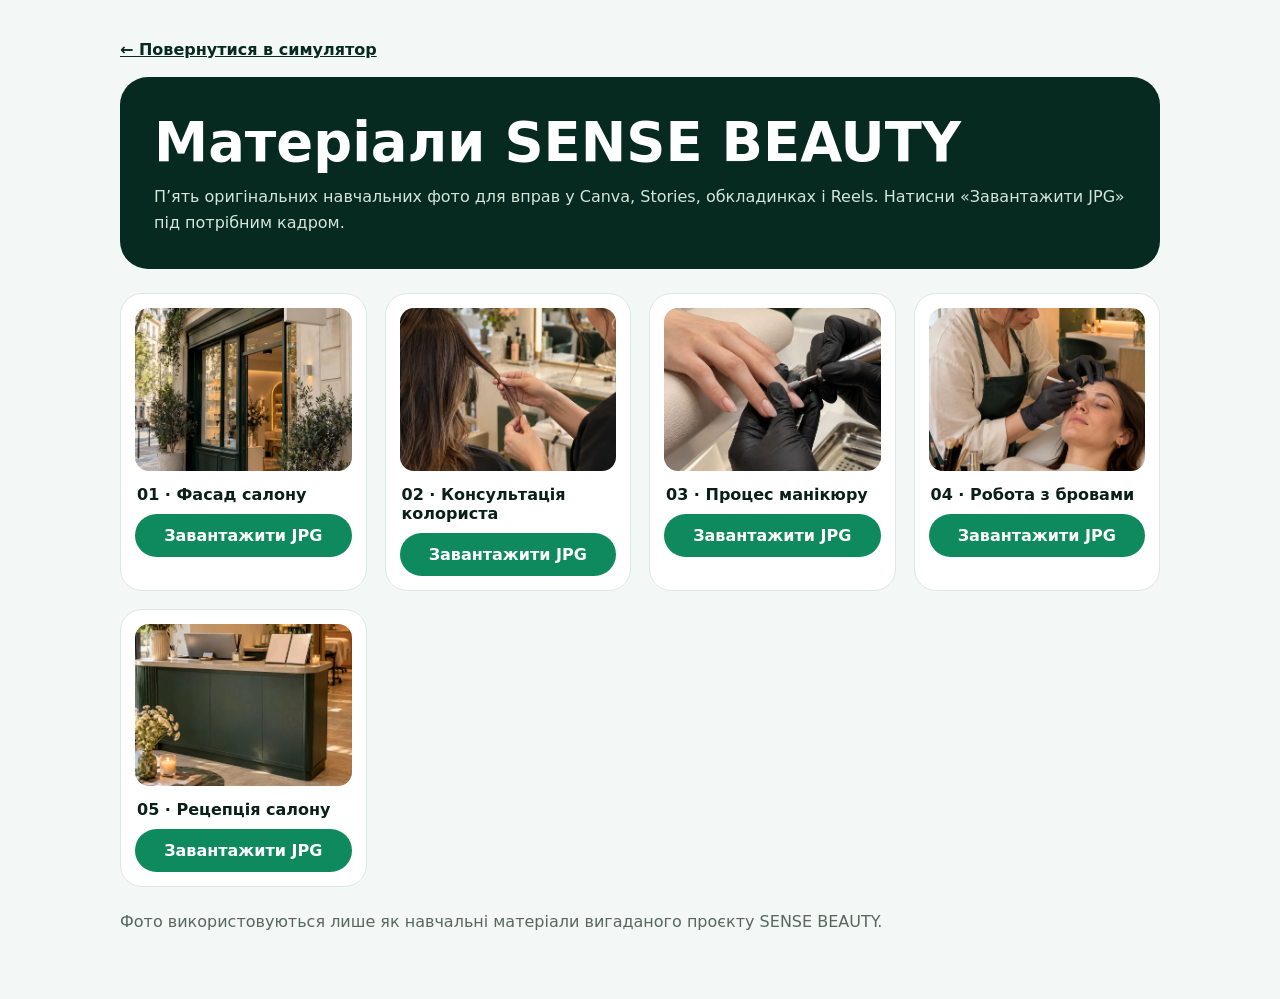
<file: public/materials.html>
<!doctype html>
<html lang="uk">
<head>
<meta charset="utf-8">
<meta name="viewport" content="width=device-width,initial-scale=1">
<title>Матеріали SENSE BEAUTY · МК SMM 1.0</title>
<style>
:root{--deep:#062a1f;--green:#0f8a5f;--soft:#f3f7f5;--line:#dce8e1;--text:#0a1f17;--muted:#58675f}*{box-sizing:border-box}body{margin:0;font-family:system-ui,-apple-system,"Segoe UI",sans-serif;color:var(--text);background:var(--soft)}main{max-width:1080px;margin:auto;padding:40px 20px 64px}header{padding:34px;border-radius:28px;background:var(--deep);color:#fff;margin-bottom:24px}h1{margin:0 0 10px;font-size:clamp(2rem,6vw,3.4rem)}p{line-height:1.6;margin:0;color:#d4e5dc}.grid{display:grid;grid-template-columns:repeat(auto-fit,minmax(220px,1fr));gap:18px}.card{background:#fff;border:1px solid var(--line);border-radius:22px;padding:14px}.card img{display:block;width:100%;aspect-ratio:4/3;object-fit:cover;border-radius:14px}.card h2{font-size:1rem;margin:14px 2px 10px}.btn{display:flex;justify-content:center;text-decoration:none;background:var(--green);color:#fff;padding:12px 16px;border-radius:999px;font-weight:700}.back{display:inline-block;margin-bottom:18px;color:var(--deep);font-weight:700}.note{margin-top:22px;color:var(--muted)}
</style>
</head>
<body><main>
<a class="back" href="simulator.html">← Повернутися в симулятор</a>
<header><h1>Матеріали SENSE BEAUTY</h1><p>П’ять оригінальних навчальних фото для вправ у Canva, Stories, обкладинках і Reels. Натисни «Завантажити JPG» під потрібним кадром.</p></header>
<section class="grid">
<article class="card"><img src="media/sense-beauty/01_exterior.webp" alt="Фасад SENSE BEAUTY"><h2>01 · Фасад салону</h2><a class="btn" href="media/sense-beauty/01_exterior.jpg" download>Завантажити JPG</a></article>
<article class="card"><img src="media/sense-beauty/02_hair_consultation.webp" alt="Консультація колориста"><h2>02 · Консультація колориста</h2><a class="btn" href="media/sense-beauty/02_hair_consultation.jpg" download>Завантажити JPG</a></article>
<article class="card"><img src="media/sense-beauty/03_manicure_process.webp" alt="Процес манікюру"><h2>03 · Процес манікюру</h2><a class="btn" href="media/sense-beauty/03_manicure_process.jpg" download>Завантажити JPG</a></article>
<article class="card"><img src="media/sense-beauty/04_brow_mapping.webp" alt="Робота з бровами"><h2>04 · Робота з бровами</h2><a class="btn" href="media/sense-beauty/04_brow_mapping.jpg" download>Завантажити JPG</a></article>
<article class="card"><img src="media/sense-beauty/05_reception.webp" alt="Рецепція салону"><h2>05 · Рецепція салону</h2><a class="btn" href="media/sense-beauty/05_reception.jpg" download>Завантажити JPG</a></article>
</section>
<p class="note">Фото використовуються лише як навчальні матеріали вигаданого проєкту SENSE BEAUTY.</p>
</main></body></html>
</file>
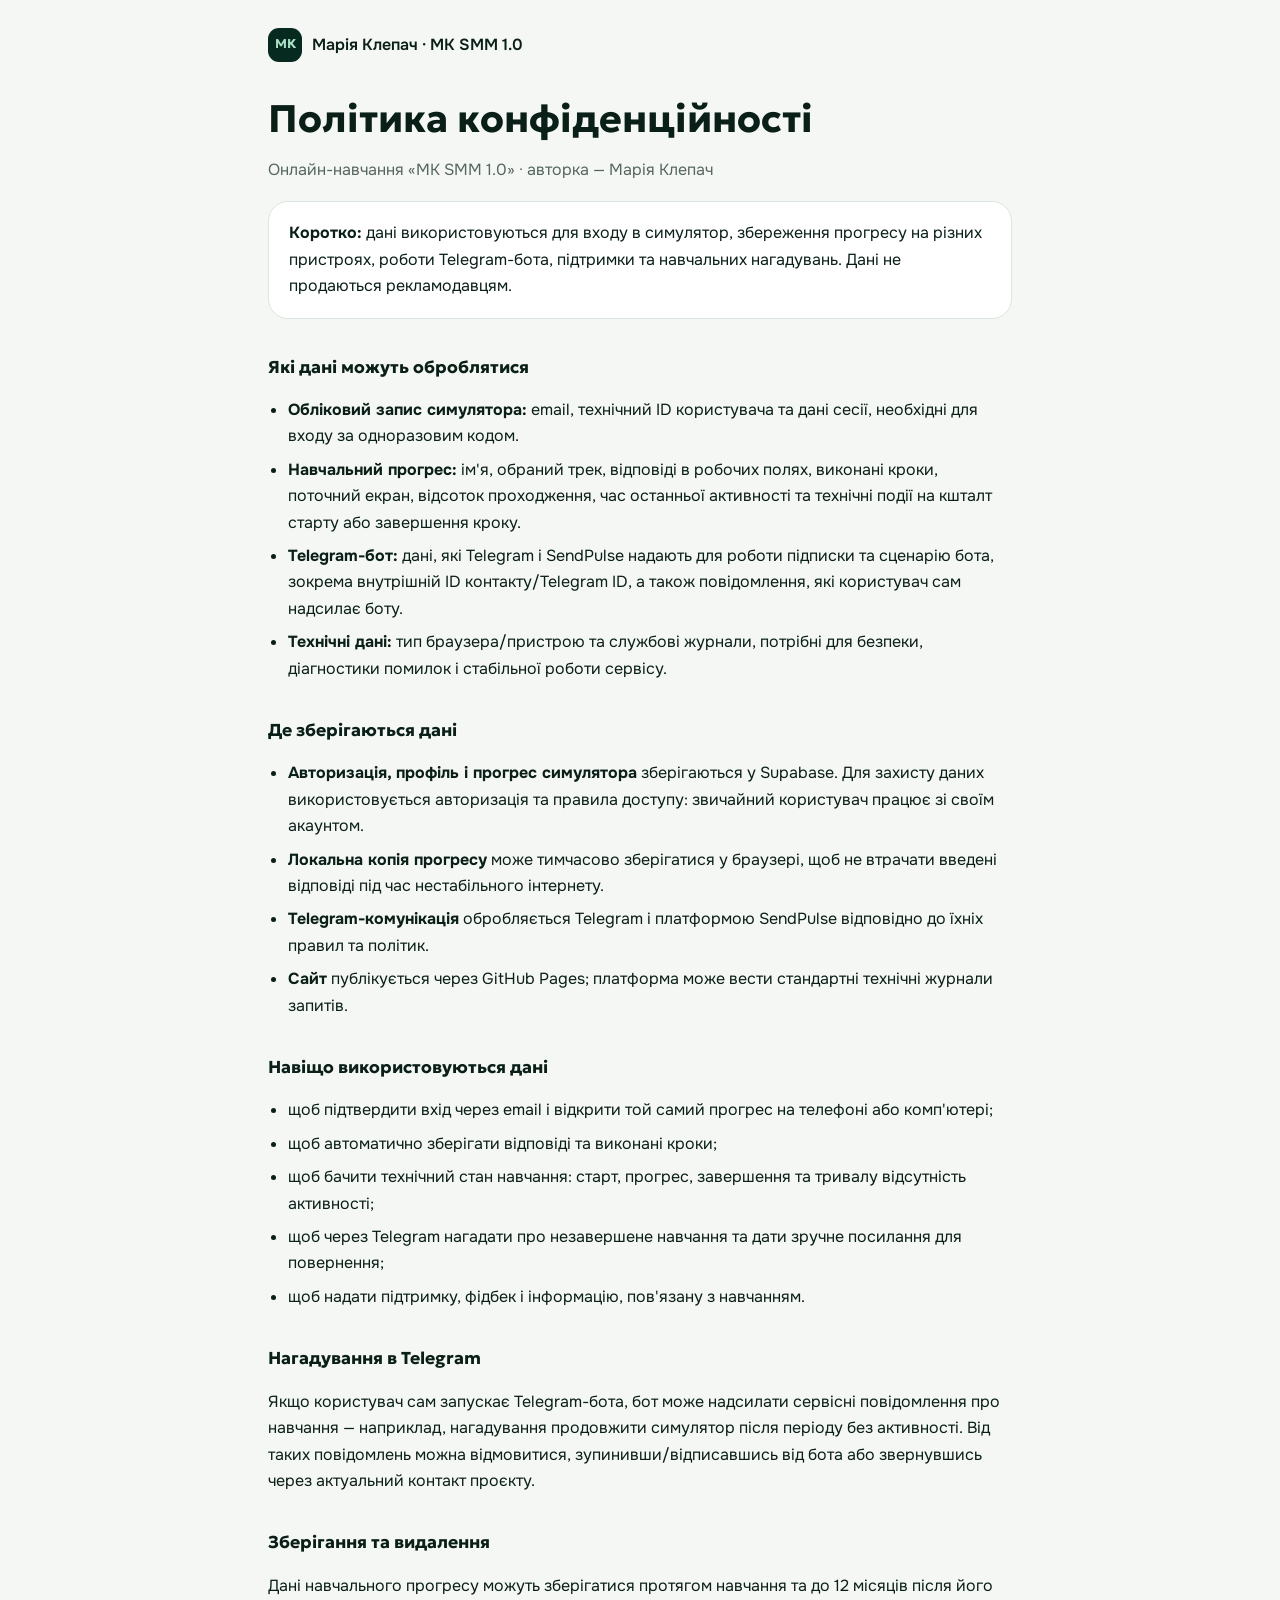
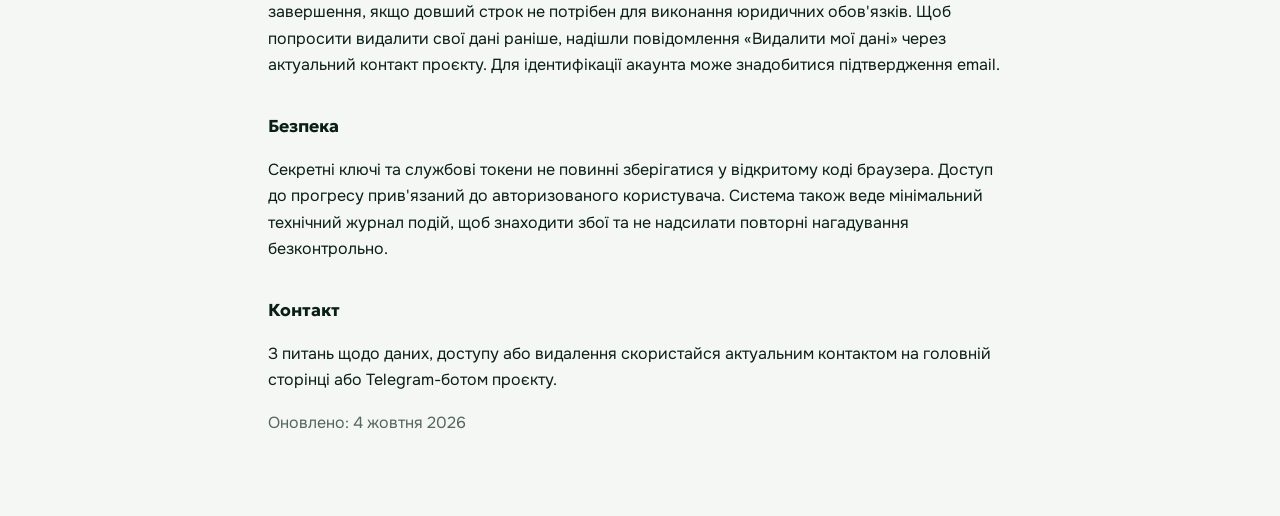
<file: public/privacy.html>
<!doctype html>
<html lang="uk">
<head>
<meta charset="utf-8">
<meta name="viewport" content="width=device-width, initial-scale=1">
<title>Політика конфіденційності · МК SMM 1.0</title>
<meta name="description" content="Які дані збирає симулятор і Telegram-бот МК SMM 1.0, де вони зберігаються і як керувати ними.">
<meta name="robots" content="noindex">
<link rel="preconnect" href="https://fonts.googleapis.com">
<link rel="preconnect" href="https://fonts.gstatic.com" crossorigin>
<link rel="stylesheet" href="https://fonts.googleapis.com/css2?family=Geologica:wght@500;600;700&family=Onest:wght@400;500;600;700&display=swap">
<style>
:root{--bg:#F5F7F5;--card:#FFFFFF;--stroke:#DCE5E0;--text:#0A1F17;--muted:#55665E;--em:#0F8A5F;--display:"Geologica","Onest",system-ui,sans-serif;--body:"Onest","Segoe UI",system-ui,sans-serif}
*{box-sizing:border-box}body{margin:0;background:var(--bg);color:var(--text);font-family:var(--body);line-height:1.65}.wrap{max-width:780px;margin:0 auto;padding:0 18px 64px}header{padding:28px 0 8px}a{color:var(--em)}.logo{display:inline-flex;align-items:center;gap:10px;font-weight:600;color:var(--text);text-decoration:none}.logo b{width:34px;height:34px;border-radius:11px;background:#062A1F;color:#A8E0C5;display:grid;place-items:center;font-family:var(--display);font-size:.8rem}h1{font-family:var(--display);font-size:clamp(1.7rem,4.4vw,2.4rem);line-height:1.12;margin:28px 0 8px}h2{font-family:var(--display);font-size:1.08rem;margin:34px 0 10px}.muted{color:var(--muted)}.card{background:var(--card);border:1px solid var(--stroke);border-radius:20px;padding:18px 20px;margin-top:18px}ul{padding-left:20px}li{margin:7px 0}
</style>
</head>
<body>
<div class="wrap">
<header><a class="logo" href="./"><b>МК</b>Марія Клепач · МК SMM 1.0</a></header>
<h1>Політика конфіденційності</h1>
<p class="muted">Онлайн-навчання «МК SMM 1.0» · авторка — Марія Клепач</p>

<div class="card"><b>Коротко:</b> дані використовуються для входу в симулятор, збереження прогресу на різних пристроях, роботи Telegram-бота, підтримки та навчальних нагадувань. Дані не продаються рекламодавцям.</div>

<h2>Які дані можуть оброблятися</h2>
<ul>
<li><b>Обліковий запис симулятора:</b> email, технічний ID користувача та дані сесії, необхідні для входу за одноразовим кодом.</li>
<li><b>Навчальний прогрес:</b> ім'я, обраний трек, відповіді в робочих полях, виконані кроки, поточний екран, відсоток проходження, час останньої активності та технічні події на кшталт старту або завершення кроку.</li>
<li><b>Telegram-бот:</b> дані, які Telegram і SendPulse надають для роботи підписки та сценарію бота, зокрема внутрішній ID контакту/Telegram ID, а також повідомлення, які користувач сам надсилає боту.</li>
<li><b>Технічні дані:</b> тип браузера/пристрою та службові журнали, потрібні для безпеки, діагностики помилок і стабільної роботи сервісу.</li>
</ul>

<h2>Де зберігаються дані</h2>
<ul>
<li><b>Авторизація, профіль і прогрес симулятора</b> зберігаються у Supabase. Для захисту даних використовується авторизація та правила доступу: звичайний користувач працює зі своїм акаунтом.</li>
<li><b>Локальна копія прогресу</b> може тимчасово зберігатися у браузері, щоб не втрачати введені відповіді під час нестабільного інтернету.</li>
<li><b>Telegram-комунікація</b> обробляється Telegram і платформою SendPulse відповідно до їхніх правил та політик.</li>
<li><b>Сайт</b> публікується через GitHub Pages; платформа може вести стандартні технічні журнали запитів.</li>
</ul>

<h2>Навіщо використовуються дані</h2>
<ul>
<li>щоб підтвердити вхід через email і відкрити той самий прогрес на телефоні або комп'ютері;</li>
<li>щоб автоматично зберігати відповіді та виконані кроки;</li>
<li>щоб бачити технічний стан навчання: старт, прогрес, завершення та тривалу відсутність активності;</li>
<li>щоб через Telegram нагадати про незавершене навчання та дати зручне посилання для повернення;</li>
<li>щоб надати підтримку, фідбек і інформацію, пов'язану з навчанням.</li>
</ul>

<h2>Нагадування в Telegram</h2>
<p>Якщо користувач сам запускає Telegram-бота, бот може надсилати сервісні повідомлення про навчання — наприклад, нагадування продовжити симулятор після періоду без активності. Від таких повідомлень можна відмовитися, зупинивши/відписавшись від бота або звернувшись через актуальний контакт проєкту.</p>

<h2>Зберігання та видалення</h2>
<p>Дані навчального прогресу можуть зберігатися протягом навчання та до 12 місяців після його завершення, якщо довший строк не потрібен для виконання юридичних обов'язків. Щоб попросити видалити свої дані раніше, надішли повідомлення «Видалити мої дані» через актуальний контакт проєкту. Для ідентифікації акаунта може знадобитися підтвердження email.</p>

<h2>Безпека</h2>
<p>Секретні ключі та службові токени не повинні зберігатися у відкритому коді браузера. Доступ до прогресу прив'язаний до авторизованого користувача. Система також веде мінімальний технічний журнал подій, щоб знаходити збої та не надсилати повторні нагадування безконтрольно.</p>

<h2>Контакт</h2>
<p>З питань щодо даних, доступу або видалення скористайся актуальним контактом на головній сторінці або Telegram-ботом проєкту.</p>
<p class="muted">Оновлено: 4 жовтня 2026</p>
</div>
</body>
</html>
</file>
